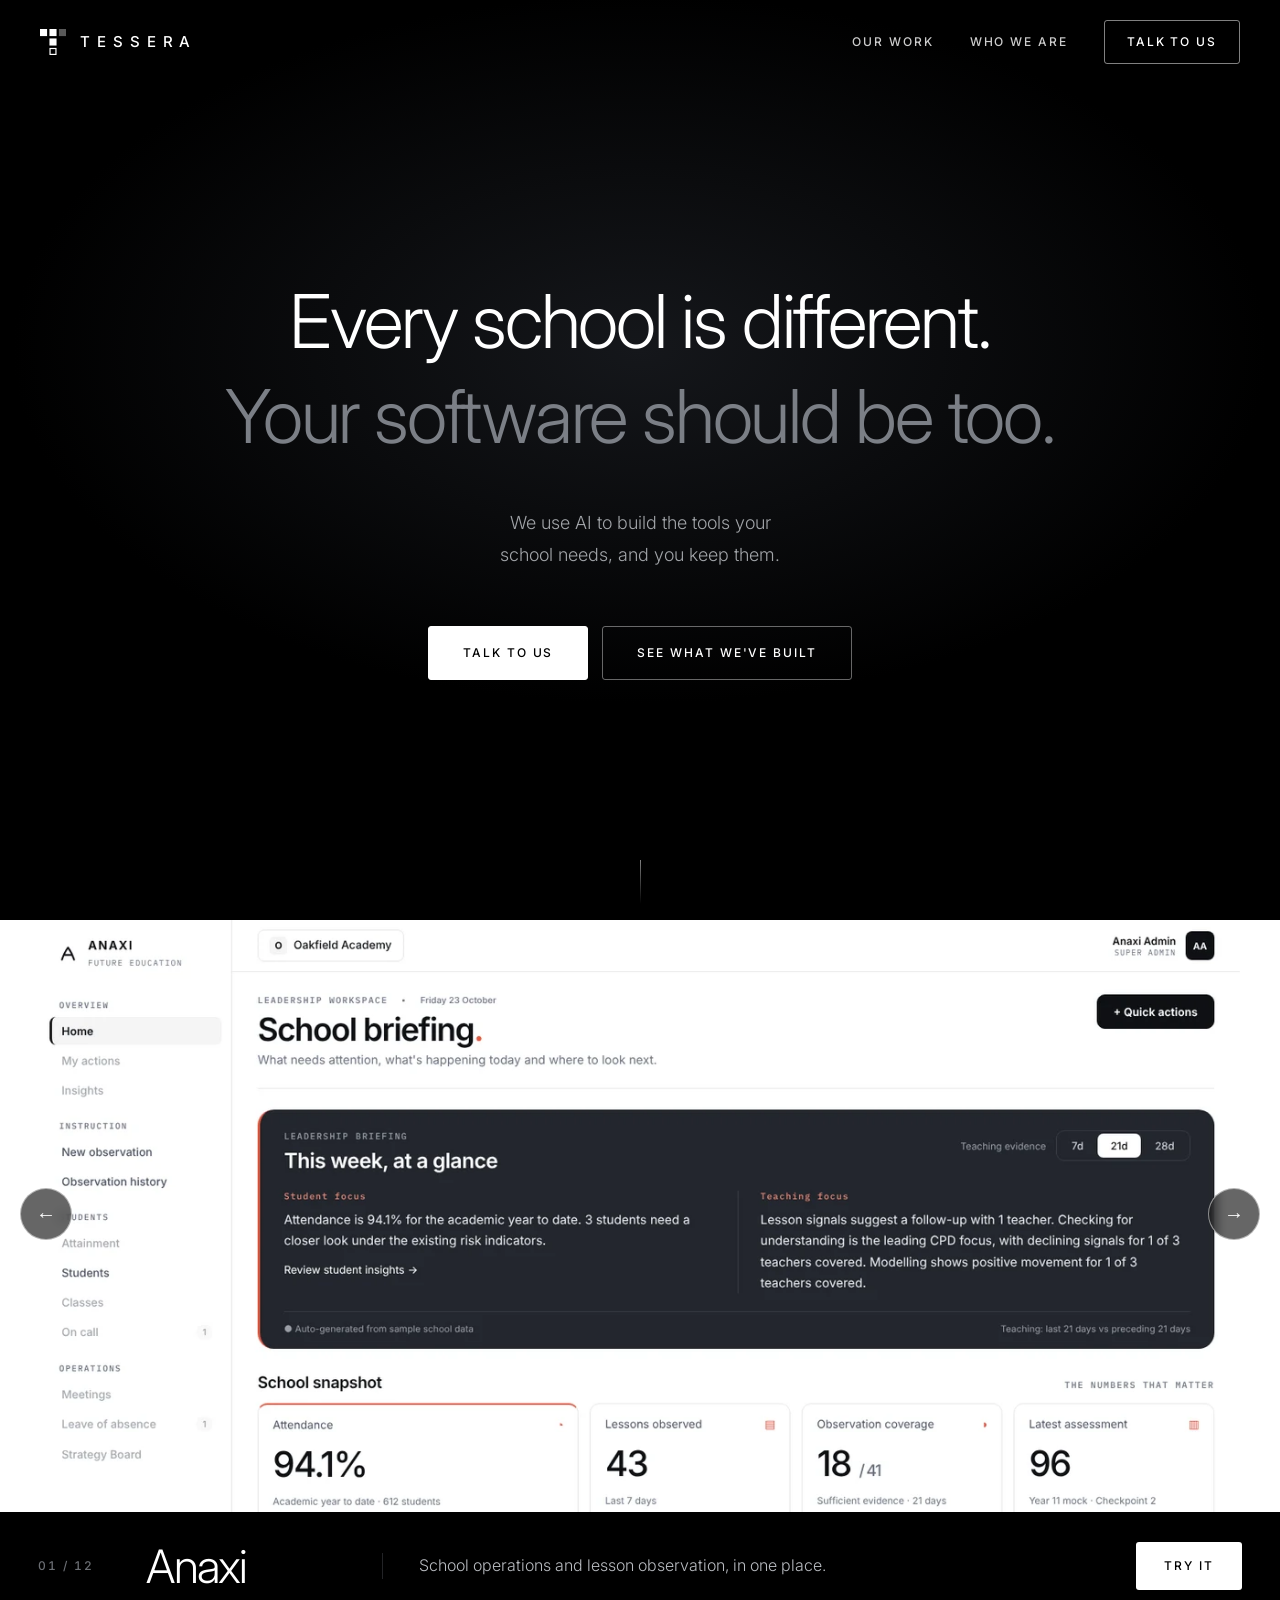
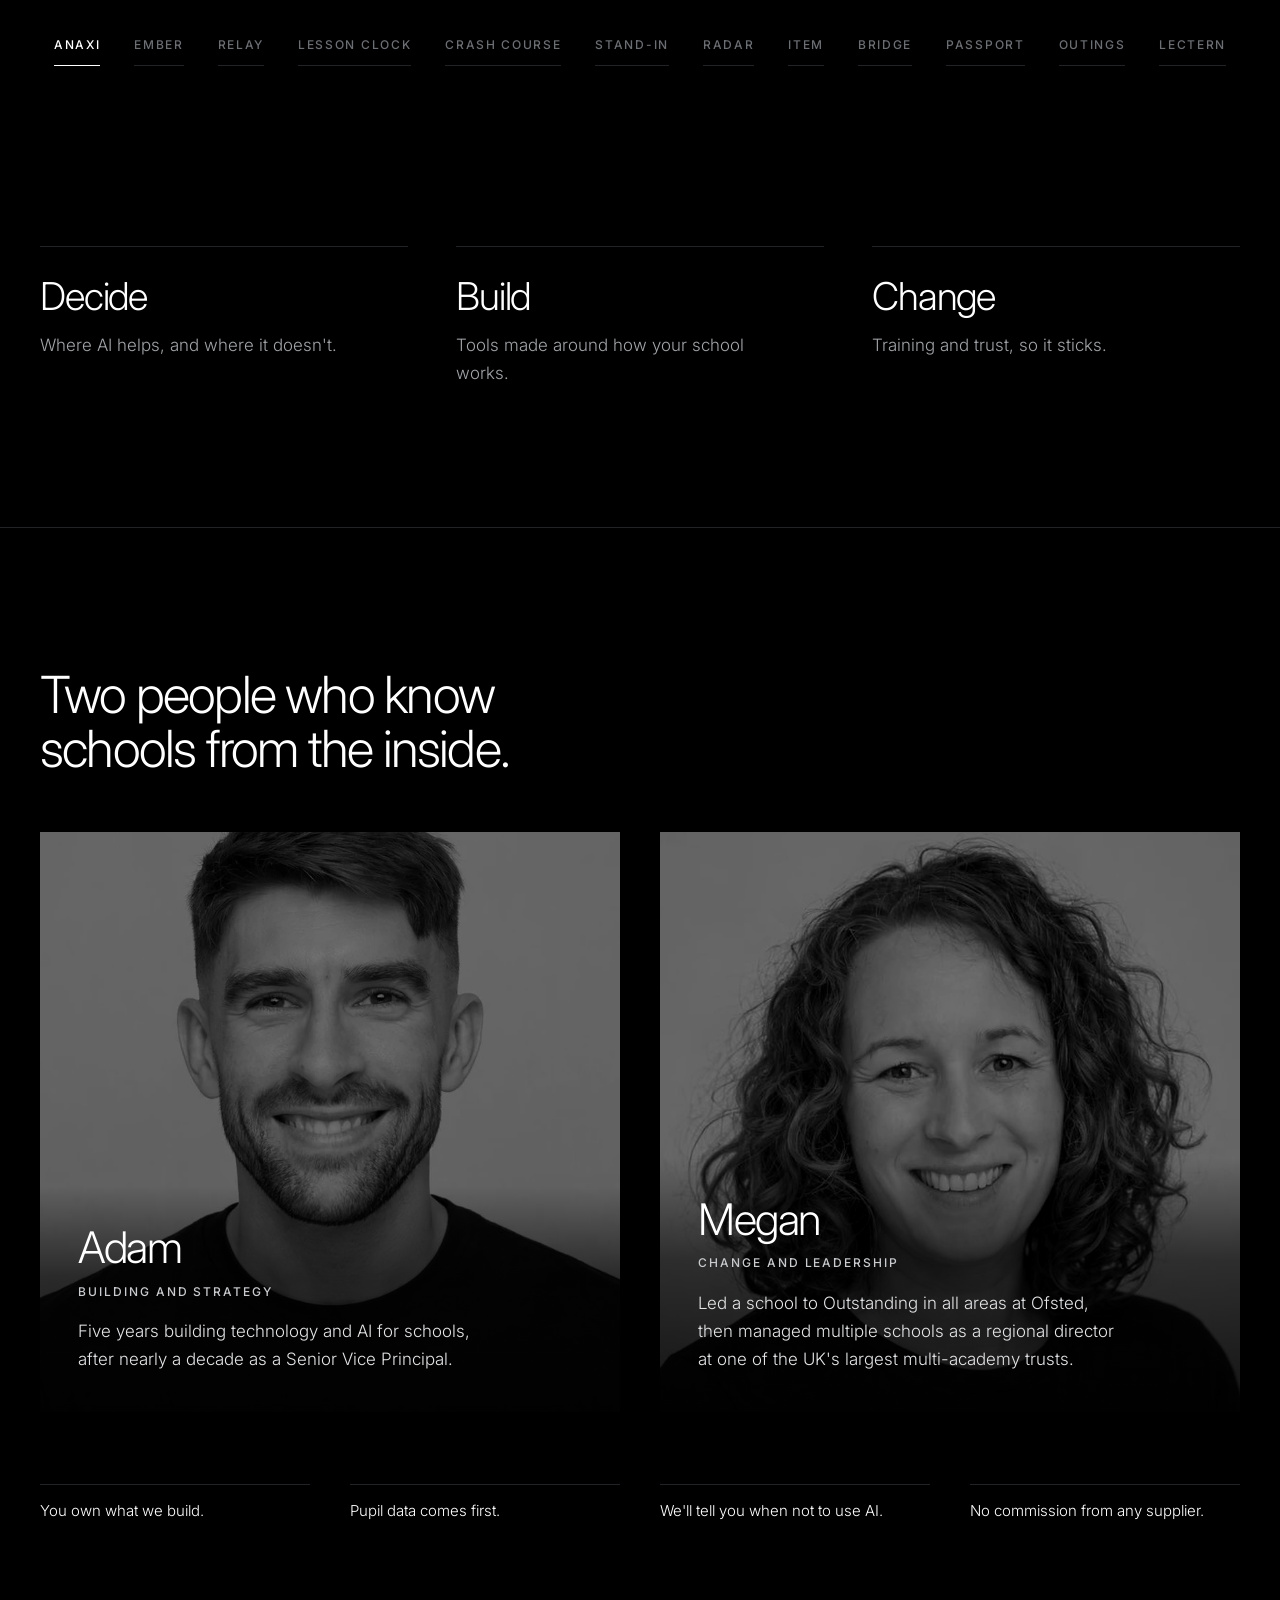
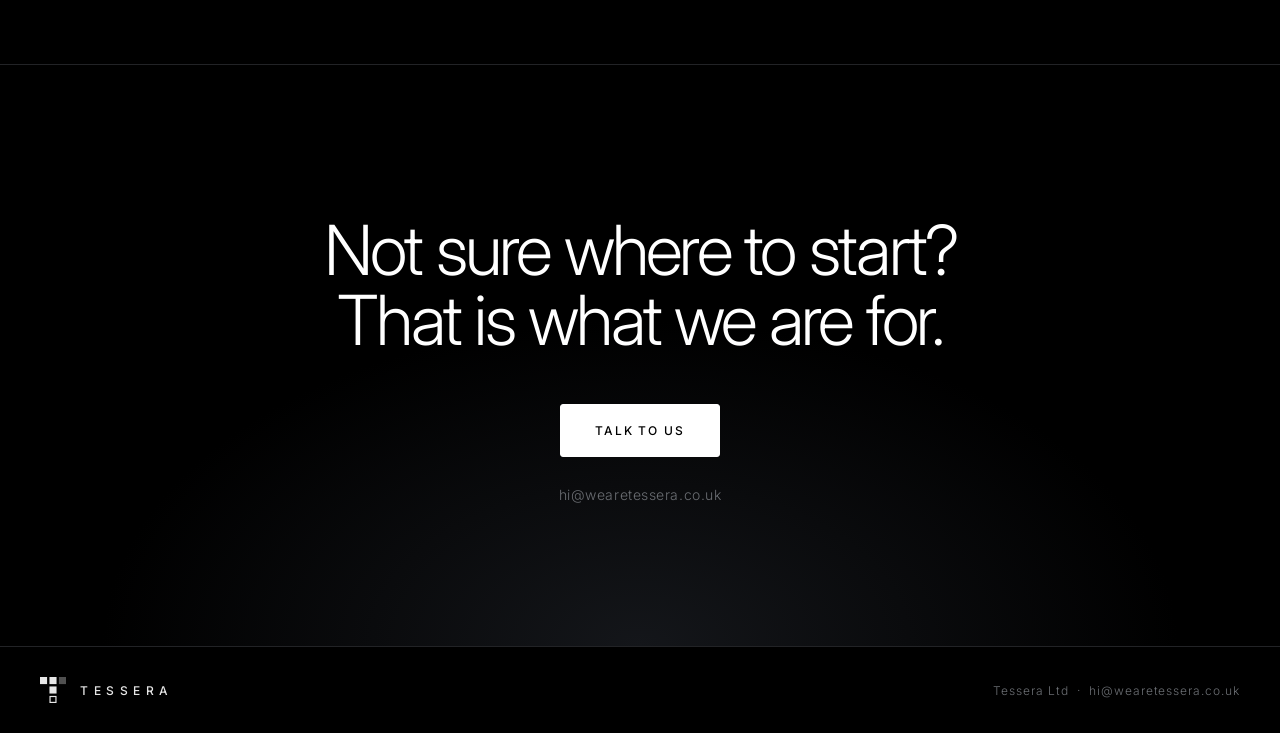
<file: index.html>
<!doctype html>
<html lang="en">
<head>
<meta charset="utf-8">
<meta name="viewport" content="width=device-width, initial-scale=1">
<title>Tessera: AI and change management</title>
<meta name="description" content="Tessera helps schools stop paying for software that almost fits. We build the tools you need with AI, at a fraction of the price, and bring your staff with you.">

<link rel="preconnect" href="https://fonts.googleapis.com">
<link href="https://fonts.googleapis.com/css2?family=Inter:wght@300;400;500&display=swap" rel="stylesheet">
<style>
:root{--bg:#000;--bg2:#0B0B0C;--fg:#fff;--dim:#A1A4A8;--mute:#6B6E73;--line:#222326;--sans:'Inter',system-ui,-apple-system,sans-serif}
html{scroll-behavior:smooth}
body{margin:0;background:#000}
a{color:inherit}
:focus-visible{outline:1px solid #fff;outline-offset:4px}
.page{background:var(--bg);color:var(--dim);font-family:var(--sans);font-weight:300;font-size:17px;line-height:1.65;overflow:clip;-webkit-font-smoothing:antialiased}
h1,h2,h3,p{margin:0;font-weight:300;color:var(--fg);text-wrap:balance}
.wrap{max-width:1320px;margin:0 auto;padding:0 40px}

/* nav */
.nav{position:absolute;left:0;right:0;top:0;z-index:5}
.nav .wrap{display:flex;align-items:center;justify-content:space-between;height:84px}
.brand{display:flex;align-items:center;gap:14px;text-decoration:none;color:#fff;font-weight:500;font-size:15px;letter-spacing:.46em}
.mark{width:26px;height:26px;display:block}
.links{display:flex;align-items:center;gap:36px}
.links a{font-size:12px;font-weight:500;letter-spacing:.16em;text-transform:uppercase;text-decoration:none;color:#fff;opacity:.8;transition:opacity .2s}
.links a:hover{opacity:1}
.links a.cta{opacity:1;border:1px solid rgba(255,255,255,.5);padding:11px 22px;border-radius:3px;transition:background .25s,color .25s}
.links a.cta:hover{background:#fff;color:#000}

/* hero */
.hero2{min-height:82svh;display:flex;flex-direction:column;justify-content:center;align-items:center;text-align:center;padding:110px 24px 72px;position:relative;background:radial-gradient(70% 55% at 50% 38%,#15171B 0%,#000 70%)}
.hero2 h1{font-size:clamp(40px,5.8vw,88px);line-height:1.16;letter-spacing:-.03em;font-weight:300;max-width:1200px}
.hero2 h1 span{display:block}.hero2 h1 span+span{color:#7B7F86;margin-top:.12em}
.lede2{margin:48px auto 0;line-height:1.75;max-width:460px;font-size:18px;color:var(--dim)}
.acts{display:flex;flex-wrap:wrap;justify-content:center;gap:14px;margin-top:56px}
.btn,.ghost{display:inline-block;text-decoration:none;font-size:12px;font-weight:500;letter-spacing:.16em;text-transform:uppercase;padding:16px 34px;border-radius:3px;transition:background .25s,color .25s,border-color .25s}
.btn{background:#fff;color:#000;border:1px solid #fff}.btn:hover{background:transparent;color:#fff}
.ghost{color:#fff;border:1px solid rgba(255,255,255,.4)}.ghost:hover{background:#fff;color:#000}
.scroll{position:absolute;bottom:16px;left:50%;width:1px;height:44px;background:linear-gradient(#fff,transparent);opacity:.5}

/* showroom */
.show{padding:0 0 40px}
.stage{position:relative;display:flex;align-items:stretch;background:#000;overflow-x:auto;overflow-y:hidden;scroll-snap-type:x mandatory;scrollbar-width:none;overscroll-behavior-x:contain;-webkit-overflow-scrolling:touch}.stage::-webkit-scrollbar{display:none}.stage.drag{scroll-snap-type:none;cursor:grabbing}
@keyframes slide{0%{opacity:0;z-index:2;pointer-events:none}2%{opacity:1;z-index:2;pointer-events:auto}2.1%{opacity:1;z-index:1}9.8%{opacity:1;z-index:1;pointer-events:auto}9.81%{opacity:0;z-index:0;pointer-events:none}100%{opacity:0;z-index:0;pointer-events:none}}
@keyframes thumb{0%{color:#6B6E73;border-color:#222326}2%{color:#fff;border-color:#fff}8.2%{color:#fff;border-color:#fff}9.6%{color:#6B6E73;border-color:#222326}100%{color:#6B6E73;border-color:#222326}}
.slide{position:relative;flex:0 0 100%;scroll-snap-align:start;scroll-snap-stop:always;display:flex;flex-direction:column;text-decoration:none;color:var(--dim);-webkit-user-drag:none;user-select:none}
.slide .shot{position:relative;display:block;aspect-ratio:16/7.4;background:#0B0B0C;pointer-events:none;overflow:hidden}
.slide .shot img{position:absolute;inset:0;width:100%;height:100%;object-fit:cover;object-position:top left}
.slide .info{display:grid;grid-template-columns:72px minmax(200px,auto) minmax(0,1fr) auto;align-items:center;gap:36px;padding:30px clamp(24px,3vw,48px) 6px}
.slide .nm{font-size:clamp(32px,3.6vw,52px);line-height:1;letter-spacing:-.04em;color:#fff;font-weight:300}.slide .ix{font:500 12px var(--sans);letter-spacing:.16em;color:var(--mute);font-variant-numeric:tabular-nums}
.slide .ds{font-size:16px;line-height:1.6;color:#B9BCC1;max-width:560px;border-left:1px solid var(--line);padding-left:36px}
.slide .go{justify-self:end;font-size:12px;font-weight:500;letter-spacing:.16em;text-transform:uppercase;color:#000;background:#fff;padding:14px 28px;border-radius:3px;white-space:nowrap;transition:background .2s,color .2s}
.slide:hover .go,.slide:focus-visible .go{background:#000;color:#fff;box-shadow:inset 0 0 0 1px #fff}
.rail{display:flex;flex-wrap:wrap;justify-content:center;gap:6px 34px;padding:26px 40px 0}
.thumb{display:block;text-decoration:none;font-size:12px;font-weight:500;letter-spacing:.14em;text-transform:uppercase;color:var(--mute);padding:10px 0;border-bottom:1px solid var(--line);transition:color .25s,border-color .25s}
.thumb.on{color:#fff;border-color:#fff}
.show{position:relative}
.arr{position:absolute;top:calc(23vw - 26px);z-index:3;width:52px;height:52px;border-radius:50%;border:1px solid rgba(255,255,255,.5);background:rgba(0,0,0,.6);color:#fff;font-size:20px;cursor:pointer;backdrop-filter:blur(6px);transition:background .2s,color .2s}.arr:hover{background:#fff;color:#000}.arr.pv{left:20px}.arr.nx{right:20px}
.thumb img{display:none}
.thumb:hover{color:#fff}

/* what */
.what2{max-width:1320px;margin:0 auto;padding:140px 40px;display:grid;grid-template-columns:repeat(3,minmax(0,1fr));gap:48px}
.what2 div{border-top:1px solid var(--line);padding-top:28px}
.what2 b{display:block;font-weight:300;font-size:clamp(28px,3vw,42px);letter-spacing:-.03em;color:#fff;line-height:1.1}
.what2 span{display:block;margin-top:14px;max-width:300px;color:var(--dim)}

/* people */
.people{border-top:1px solid var(--line);padding:140px 0}
.people .wrap{display:block}
.people h2{font-size:clamp(32px,4vw,56px);line-height:1.05;letter-spacing:-.035em;max-width:720px}
.duo{display:grid;grid-template-columns:repeat(2,minmax(0,1fr));gap:40px;margin-top:56px}
.pp{margin:0;position:relative;view-timeline-name:--pp}
.ph{position:relative;aspect-ratio:1/1;overflow:hidden;background:#111}
.ph img{position:absolute;inset:0;width:100%;height:100%;object-fit:cover;object-position:50% 20%;filter:grayscale(1) contrast(1.05) brightness(.5);transform:scale(1)}
.ph:after{content:"";position:absolute;inset:0;pointer-events:none;background-image:linear-gradient(90deg,#000 4px,transparent 4px),linear-gradient(#000 4px,transparent 4px);background-size:33.3333% 100%,100% 33.3333%;background-position:-2px 0,0 -2px;opacity:0}
.ph .gap{position:absolute;left:calc((var(--c) - 1) * 33.3333%);top:calc((var(--r) - 1) * 33.3333%);width:33.3333%;height:33.3333%;background:#000;z-index:2;opacity:0}
.ph .gap:after{content:"";position:absolute;inset:12px;border:1px solid rgba(255,255,255,.6)}
.pp figcaption{position:absolute;left:0;right:0;bottom:0;z-index:3;padding:40px clamp(24px,3vw,44px) clamp(28px,3vw,44px);background:linear-gradient(rgba(0,0,0,0),rgba(0,0,0,.55) 40%,rgba(0,0,0,.8))}
.pp h3{font-size:clamp(32px,3.4vw,48px);letter-spacing:-.035em;font-weight:300;color:#fff;line-height:1}
.pp .role{font-size:12px;font-weight:500;letter-spacing:.16em;text-transform:uppercase;color:#C9CBCE;margin-top:12px}
.pp p{margin-top:16px;color:#E4E5E7;max-width:460px}
@supports (animation-timeline:view()){
@media (prefers-reduced-motion:no-preference){
.ph img{animation:ppimg linear both;animation-timeline:--pp;animation-range:entry 0% entry 100%}
.ph:after,.ph .gap{animation:ppgrid linear both;animation-timeline:--pp;animation-range:entry 0% entry 100%}
.pp figcaption{animation:ppcap linear both;animation-timeline:--pp;animation-range:entry 0% entry 100%}
@keyframes ppimg{0%,30%{filter:grayscale(1) contrast(1.05) brightness(1);transform:scale(1.06)}100%{filter:grayscale(1) contrast(1.05) brightness(.5);transform:scale(1)}}
@keyframes ppgrid{0%,30%{opacity:1}70%,100%{opacity:0}}
@keyframes ppcap{0%,45%{transform:translateY(60px);opacity:0}100%{transform:none;opacity:1}}
}}
.pr4{margin-top:72px;display:grid;grid-template-columns:repeat(4,1fr);gap:14px 40px;color:#fff;font-size:15px}
.pr4 span{padding-top:14px;border-top:1px solid var(--line)}

/* contact */
.close{border-top:1px solid var(--line);text-align:center;padding:150px 24px 140px;background:radial-gradient(60% 80% at 50% 100%,#14161A 0%,#000 70%)}
.close h2{font-size:clamp(34px,5.4vw,80px);line-height:1.02;letter-spacing:-.04em;max-width:900px;margin:0 auto}
.close .acts{margin-top:48px}
.close small{display:block;margin-top:26px;font-size:14px;color:var(--mute);letter-spacing:.04em}
.foot{border-top:1px solid var(--line)}
.foot .wrap{display:flex;flex-wrap:wrap;justify-content:space-between;align-items:center;gap:16px;padding:30px 40px;font-size:12px;color:var(--mute);letter-spacing:.08em}
.foot .brand{font-size:12px;opacity:.9}.foot a{text-decoration:none}

@media (max-width:900px){
.wrap{padding:0 22px}.nav .wrap{height:68px}.links{gap:0}.links a:not(.cta){display:none}.brand{letter-spacing:.34em;font-size:13px}
.hero2{min-height:0;padding:130px 22px 80px}.hero2 h1{font-size:clamp(34px,9.8vw,54px);line-height:1.18}.lede2{font-size:16px;margin-top:34px}.acts{margin-top:40px}
.arr{display:none}
.slide .shot{aspect-ratio:16/10}.slide .info{grid-template-columns:auto 1fr;gap:10px 14px;padding:22px 22px 4px;align-items:baseline}.slide .ds{grid-column:1/-1;border:0!important;padding:0!important}.slide .go{grid-column:1/-1;justify-self:start;margin-top:6px}
.slide .nm{font-size:34px}.slide .ds{font-size:15px}.slide .go{padding:12px 22px}
.rail{flex-wrap:nowrap;justify-content:flex-start;overflow-x:auto;gap:26px;padding:18px 22px 0;scrollbar-width:none}.rail::-webkit-scrollbar{display:none}.thumb{white-space:nowrap}
.what2{grid-template-columns:1fr;gap:30px;padding:80px 22px}
.people{padding:80px 0}.duo{grid-template-columns:1fr;gap:56px;margin-top:44px}.pr4{grid-template-columns:1fr;margin-top:48px}.ph{aspect-ratio:4/5}.ph:after{background-size:33.3333% 100%,100% 25%}.ph .gap{top:calc((var(--r) - 1) * 25%);height:25%}.pp figcaption{padding:28px 22px 24px}.pp h3{font-size:30px}.pp p{font-size:15px;margin-top:12px;line-height:1.6}.pp .role{margin-top:10px}
.close{padding:100px 22px 90px}.foot .wrap{padding:26px 22px}
}
@media (prefers-reduced-motion:reduce){*,*::before,*::after{animation:none!important;transition:none!important}html{scroll-behavior:auto}.thumb{color:var(--dim)}}
</style>

<style>
dialog#viewer{border:0;padding:0;border-radius:3px;width:min(1320px,96vw);height:min(900px,92vh);max-width:none;max-height:none;overflow:hidden;background:#fff;box-shadow:0 40px 100px -20px rgba(30,43,47,.55)}
dialog#viewer[open]{display:flex;flex-direction:column;animation:vin .35s cubic-bezier(.22,1,.36,1)}
dialog#viewer::backdrop{background:rgba(30,43,47,.55);backdrop-filter:blur(3px)}
@keyframes vin{from{opacity:0;transform:translate3d(0,10px,0)}}
@media (prefers-reduced-motion:reduce){dialog#viewer[open]{animation:none}}
.vbar{display:flex;align-items:center;gap:14px;padding:12px 16px 12px 22px;border-bottom:1px solid #DAD9D1;background:#F7F7F4;flex:none}
.vname{font-family:'Cormorant Garamond',Georgia,serif;font-size:26px;color:#1E2B2F}
.vnote{flex:1;color:#74827F;font:400 14px 'Albert Sans',sans-serif;min-width:0}
.vbtn{font:500 14px 'Albert Sans',sans-serif;color:#1E2B2F;background:#fff;border:1px solid #1E2B2F;border-radius:2px;padding:9px 16px;cursor:pointer;text-decoration:none;white-space:nowrap}
.vbtn:hover{background:#1E2B2F;color:#fff}
.vbtn.x{background:#2F5A54;color:#fff;border-color:#2F5A54}
.vbtn:focus-visible{outline:2px solid #4F7F77;outline-offset:2px}
#vframe{flex:1;width:100%;border:0;background:#fff;min-height:0}
@media (max-width:700px){.vnote{display:none}.vbar{padding-left:16px}dialog#viewer{width:100vw;height:100dvh;border-radius:0}}
</style>
</head>
<body>


<div class="page">
<div class="nav"><div class="wrap">
<a class="brand" href="#top" aria-label="Tessera"><svg class="mark" viewBox="0 0 22 22" aria-hidden="true"><rect x="0" y="0" width="6" height="6" fill="#fff"/><rect x="8" y="0" width="6" height="6" fill="#fff"/><rect x="16" y="0" width="6" height="6" fill="#fff" opacity=".35"/><rect x="8" y="8" width="6" height="6" fill="#fff"/><rect x="8.5" y="16.5" width="5" height="5" fill="none" stroke="#fff"/></svg> TESSERA</a>
<div class="links">
<a href="#built">Our work</a>
<a href="#people">Who we are</a>
<a class="cta" href="mailto:hi@wearetessera.co.uk">Talk to us</a>
</div>
</div></div>

<div class="hero2" id="top">
<h1><span>Every school is different.</span> <span>Your software should be too.</span></h1>
<p class="lede2">We use AI to build the tools your school needs, and you keep them.</p>
<div class="acts"><a class="btn" href="mailto:hi@wearetessera.co.uk">Talk to us</a><a class="ghost" href="#built">See what we've built</a></div>
<span class="scroll"></span>
</div>

<div class="show" id="built">
<div class="stage" aria-label="Apps we have built">
<a class="slide" style="--i:0" href="prototypes/anaxi.html" data-src="prototypes/anaxi.html" data-note="Try Quick actions and the evidence periods." data-p="anaxi" data-name="Anaxi" aria-label="Try Anaxi"><span class="shot"><img src="images/anaxi.webp" alt="Anaxi screenshot"></span><span class="info"><span class="ix">01 / 12</span><span class="nm">Anaxi</span><span class="ds">School operations and lesson observation, in one place.</span><span class="go">Try it</span></span></a>
<a class="slide" style="--i:1" href="prototypes/ember.html" data-src="prototypes/ember.html" data-note="Select a pupil to see what they think." data-p="ember" data-name="Ember" aria-label="Try Ember"><span class="shot"><img src="images/ember.webp" alt="Ember screenshot"></span><span class="info"><span class="ix">02 / 12</span><span class="nm">Ember</span><span class="ds">Build and deliver lessons across subjects, spot pupils' misconceptions as they happen, and act on them.</span><span class="go">Try it</span></span></a>
<a class="slide" style="--i:2" href="prototypes/relay.html" data-src="prototypes/relay.html" data-note="Paste a transcript to analyse it." data-p="relay" data-name="Relay" aria-label="Try Relay"><span class="shot"><img src="images/relay.webp" alt="Relay screenshot"></span><span class="info"><span class="ix">03 / 12</span><span class="nm">Relay</span><span class="ds">Measures teacher talk in the classroom and coaches sharper questions, clearer explanations and tighter language.</span><span class="go">Try it</span></span></a>
<a class="slide" style="--i:3" href="prototypes/lessonclock.html" data-src="prototypes/lessonclock.html" data-note="Drag the clock through the day." data-p="lessonclock" data-name="Lesson Clock" aria-label="Try Lesson Clock"><span class="shot"><img src="images/lessonclock.webp" alt="Lesson Clock screenshot"></span><span class="info"><span class="ix">04 / 12</span><span class="nm">Lesson Clock</span><span class="ds">Tells teachers what is happening when across the school day, and where they need to be right now.</span><span class="go">Try it</span></span></a>
<a class="slide" style="--i:4" href="prototypes/crashcourse/index.html" data-src="prototypes/crashcourse/index.html" data-note="Pick a lesson to start." data-p="crashcourse" data-name="Crash Course" aria-label="Try Crash Course"><span class="shot"><img src="images/crashcourse.webp" alt="Crash Course screenshot"></span><span class="info"><span class="ix">05 / 12</span><span class="nm">Crash Course</span><span class="ds">A multi-subject learning tool: interactive lessons with 3D models and mastery-based practice.</span><span class="go">Try it</span></span></a>
<a class="slide" style="--i:5" href="prototypes/standin.html" data-src="prototypes/standin.html" data-note="Mark staff absent and fill the gaps." data-p="standin" data-name="Stand-in" aria-label="Try Stand-in"><span class="shot"><img src="images/standin.webp" alt="Stand-in screenshot"></span><span class="info"><span class="ix">06 / 12</span><span class="nm">Stand-in</span><span class="ds">Finds cover for absent staff in seconds, and shares it out fairly.</span><span class="go">Try it</span></span></a>
<a class="slide" style="--i:6" href="prototypes/radar.html" data-src="prototypes/radar.html" data-note="Import your own CSV." data-p="radar" data-name="Radar" aria-label="Try Radar"><span class="shot"><img src="images/radar.webp" alt="Radar screenshot"></span><span class="info"><span class="ix">07 / 12</span><span class="nm">Radar</span><span class="ds">Spots attendance patterns early, before a pupil becomes persistently absent.</span><span class="go">Try it</span></span></a>
<a class="slide" style="--i:7" href="prototypes/item.html" data-src="prototypes/item.html" data-note="Import your own marks." data-p="item" data-name="Item" aria-label="Try Item"><span class="shot"><img src="images/item.webp" alt="Item screenshot"></span><span class="info"><span class="ix">08 / 12</span><span class="nm">Item</span><span class="ds">Turns mock exam marks into a question-by-question picture of what to reteach.</span><span class="go">Try it</span></span></a>
<a class="slide" style="--i:8" href="prototypes/bridge.html" data-src="prototypes/bridge.html" data-note="Switch language and give consent." data-p="bridge" data-name="Bridge" aria-label="Try Bridge"><span class="shot"><img src="images/bridge.webp" alt="Bridge screenshot"></span><span class="info"><span class="ix">09 / 12</span><span class="nm">Bridge</span><span class="ds">Sends letters to every family in their own language, and shows who has read, consented and paid.</span><span class="go">Try it</span></span></a>
<a class="slide" style="--i:9" href="prototypes/passport.html" data-src="prototypes/passport.html" data-note="Choose a pupil and mark it read." data-p="passport" data-name="Passport" aria-label="Try Passport"><span class="shot"><img src="images/passport.webp" alt="Passport screenshot"></span><span class="info"><span class="ix">10 / 12</span><span class="nm">Passport</span><span class="ds">One page per pupil that tells every teacher how to teach them, and who has read it.</span><span class="go">Try it</span></span></a>
<a class="slide" style="--i:10" href="prototypes/outings.html" data-src="prototypes/outings.html" data-note="Chase consents and send for approval." data-p="outings" data-name="Outings" aria-label="Try Outings"><span class="shot"><img src="images/outings.webp" alt="Outings screenshot"></span><span class="info"><span class="ix">11 / 12</span><span class="nm">Outings</span><span class="ds">Plans a school trip from consent and payment to risk assessment and sign-off.</span><span class="go">Try it</span></span></a>
<a class="slide" style="--i:11" href="prototypes/lectern.html" data-src="prototypes/lectern.html" data-note="Edit a figure and the report rewrites." data-p="lectern" data-name="Lectern" aria-label="Try Lectern"><span class="shot"><img src="images/lectern.webp" alt="Lectern screenshot"></span><span class="info"><span class="ix">12 / 12</span><span class="nm">Lectern</span><span class="ds">Builds the headteacher's report to governors from the school's own figures.</span><span class="go">Try it</span></span></a>
</div>
<div class="rail" aria-label="All apps">
<a class="thumb" style="--i:0" href="prototypes/anaxi.html" data-src="prototypes/anaxi.html" data-note="Try Quick actions and the evidence periods." data-p="anaxi" data-name="Anaxi" aria-label="Try Anaxi"><img src="images/anaxi.webp" alt="" loading="lazy">Anaxi</a>
<a class="thumb" style="--i:1" href="prototypes/ember.html" data-src="prototypes/ember.html" data-note="Select a pupil to see what they think." data-p="ember" data-name="Ember" aria-label="Try Ember"><img src="images/ember.webp" alt="" loading="lazy">Ember</a>
<a class="thumb" style="--i:2" href="prototypes/relay.html" data-src="prototypes/relay.html" data-note="Paste a transcript to analyse it." data-p="relay" data-name="Relay" aria-label="Try Relay"><img src="images/relay.webp" alt="" loading="lazy">Relay</a>
<a class="thumb" style="--i:3" href="prototypes/lessonclock.html" data-src="prototypes/lessonclock.html" data-note="Drag the clock through the day." data-p="lessonclock" data-name="Lesson Clock" aria-label="Try Lesson Clock"><img src="images/lessonclock.webp" alt="" loading="lazy">Lesson Clock</a>
<a class="thumb" style="--i:4" href="prototypes/crashcourse/index.html" data-src="prototypes/crashcourse/index.html" data-note="Pick a lesson to start." data-p="crashcourse" data-name="Crash Course" aria-label="Try Crash Course"><img src="images/crashcourse.webp" alt="" loading="lazy">Crash Course</a>
<a class="thumb" style="--i:5" href="prototypes/standin.html" data-src="prototypes/standin.html" data-note="Mark staff absent and fill the gaps." data-p="standin" data-name="Stand-in" aria-label="Try Stand-in"><img src="images/standin.webp" alt="" loading="lazy">Stand-in</a>
<a class="thumb" style="--i:6" href="prototypes/radar.html" data-src="prototypes/radar.html" data-note="Import your own CSV." data-p="radar" data-name="Radar" aria-label="Try Radar"><img src="images/radar.webp" alt="" loading="lazy">Radar</a>
<a class="thumb" style="--i:7" href="prototypes/item.html" data-src="prototypes/item.html" data-note="Import your own marks." data-p="item" data-name="Item" aria-label="Try Item"><img src="images/item.webp" alt="" loading="lazy">Item</a>
<a class="thumb" style="--i:8" href="prototypes/bridge.html" data-src="prototypes/bridge.html" data-note="Switch language and give consent." data-p="bridge" data-name="Bridge" aria-label="Try Bridge"><img src="images/bridge.webp" alt="" loading="lazy">Bridge</a>
<a class="thumb" style="--i:9" href="prototypes/passport.html" data-src="prototypes/passport.html" data-note="Choose a pupil and mark it read." data-p="passport" data-name="Passport" aria-label="Try Passport"><img src="images/passport.webp" alt="" loading="lazy">Passport</a>
<a class="thumb" style="--i:10" href="prototypes/outings.html" data-src="prototypes/outings.html" data-note="Chase consents and send for approval." data-p="outings" data-name="Outings" aria-label="Try Outings"><img src="images/outings.webp" alt="" loading="lazy">Outings</a>
<a class="thumb" style="--i:11" href="prototypes/lectern.html" data-src="prototypes/lectern.html" data-note="Edit a figure and the report rewrites." data-p="lectern" data-name="Lectern" aria-label="Try Lectern"><img src="images/lectern.webp" alt="" loading="lazy">Lectern</a>
</div>
</div>

<div class="what2">
<div><b>Decide</b><span>Where AI helps, and where it doesn't.</span></div>
<div><b>Build</b><span>Tools made around how your school works.</span></div>
<div><b>Change</b><span>Training and trust, so it sticks.</span></div>
</div>

<div class="people" id="people"><div class="wrap">
<h2>Two people who know schools from the inside.</h2>
<div class="duo">
<figure class="pp"><div class="ph"><img src="images/adam.webp" alt="Adam" loading="lazy"><i class="gap" style="--c:1;--r:1" aria-hidden="true"></i></div><figcaption><h3>Adam</h3><div class="role">Building and strategy</div><p>Five years building technology and AI for schools, after nearly a decade as a Senior Vice Principal.</p></figcaption></figure>
<figure class="pp"><div class="ph"><img src="images/megan.webp" alt="Megan" loading="lazy"><i class="gap" style="--c:3;--r:1" aria-hidden="true"></i></div><figcaption><h3>Megan</h3><div class="role">Change and leadership</div><p>Led a school to Outstanding in all areas at Ofsted, then managed multiple schools as a regional director at one of the UK's largest multi-academy trusts.</p></figcaption></figure>
</div>
<div class="pr4"><span>You own what we build.</span><span>Pupil data comes first.</span><span>We'll tell you when not to use AI.</span><span>No commission from any supplier.</span></div>
</div></div>

<div class="close" id="contact">
<h2>Not sure where to start? That is what we are for.</h2>
<div class="acts"><a class="btn" href="mailto:hi@wearetessera.co.uk">Talk to us</a></div>
<small>hi@wearetessera.co.uk</small>
</div>

<div class="foot"><div class="wrap">
<a class="brand" href="#top" aria-label="Tessera"><svg class="mark" viewBox="0 0 22 22" aria-hidden="true"><rect x="0" y="0" width="6" height="6" fill="#fff"/><rect x="8" y="0" width="6" height="6" fill="#fff"/><rect x="16" y="0" width="6" height="6" fill="#fff" opacity=".35"/><rect x="8" y="8" width="6" height="6" fill="#fff"/><rect x="8.5" y="16.5" width="5" height="5" fill="none" stroke="#fff"/></svg> TESSERA</a>
<div>Tessera Ltd &nbsp;·&nbsp; <a href="mailto:hi@wearetessera.co.uk">hi@wearetessera.co.uk</a></div>
</div></div>
</div>


<dialog id="viewer" aria-label="Prototype viewer"><div class="vbar"><span class="vname" id="vname"></span><span class="vnote" id="vnote"></span><a class="vbtn" id="vfull" target="_blank" rel="noopener">Open full screen</a><button type="button" class="vbtn x" id="vclose">Close</button></div><iframe id="vframe" title="Prototype" sandbox="allow-scripts allow-same-origin allow-forms allow-modals"></iframe></dialog>
<script>
(function(){
var d=document.getElementById('viewer'),f=document.getElementById('vframe'),cards=[].slice.call(document.querySelectorAll('a[data-p]:not(.thumb)'));
function open(c,keep){document.getElementById('vname').textContent=c.dataset.name;document.getElementById('vnote').textContent=c.dataset.note;
  document.getElementById('vfull').href=c.dataset.src;f.title=c.dataset.name+' prototype';f.src=c.dataset.src;if(!d.open)d.showModal();
  if(!keep)try{history.replaceState(null,'','#try-'+c.dataset.p)}catch(e){}}
function close(){if(d.open)d.close()}
d.addEventListener('close',function(){f.src='about:blank';try{history.replaceState(null,'',location.pathname+location.search)}catch(e){}});
d.addEventListener('click',function(e){if(e.target===d)close()});
document.getElementById('vclose').onclick=close;
cards.forEach(function(c){c.addEventListener('click',function(e){if(e.metaKey||e.ctrlKey||e.shiftKey)return;e.preventDefault();open(c)})});

var st=document.querySelector('.stage'),th=[].slice.call(document.querySelectorAll('.thumb')),sl=[].slice.call(document.querySelectorAll('.slide')),cur=0,auto=true,tm;
if(st&&sl.length){
 sl.forEach(function(s){s.setAttribute('draggable','false');[].forEach.call(s.querySelectorAll('img'),function(i){i.setAttribute('draggable','false')})});
 function go(i,smooth){i=(i+sl.length)%sl.length;st.scrollTo({left:i*st.clientWidth,behavior:smooth===false?'auto':'smooth'})}
 function mark(i){cur=i;th.forEach(function(t,j){t.classList.toggle('on',j===i)});var r=th[i]&&th[i].parentNode;if(r&&r.scrollWidth>r.clientWidth)r.scrollTo({left:th[i].offsetLeft-24,behavior:'smooth'})}
 st.addEventListener('scroll',function(){var i=Math.round(st.scrollLeft/st.clientWidth);if(i!==cur)mark(i)},{passive:true});
 th.forEach(function(t,i){t.addEventListener('click',function(e){e.preventDefault();auto=false;go(i)})});
 function btn(c,l,dir){var b=document.createElement('button');b.type='button';b.className='arr '+c;b.setAttribute('aria-label',l);b.innerHTML=dir<0?'&#8592;':'&#8594;';b.onclick=function(){auto=false;go(cur+dir)};st.parentNode.insertBefore(b,st.nextSibling)}
 btn('nx','Next app',1);btn('pv','Previous app',-1);
 var down=false,sx=0,sL=0,moved=false;
 st.addEventListener('pointerdown',function(e){if(e.pointerType!=='mouse')return;down=true;moved=false;sx=e.clientX;sL=st.scrollLeft;auto=false});
 window.addEventListener('pointermove',function(e){if(!down)return;var dx=e.clientX-sx;if(Math.abs(dx)>5){moved=true;st.classList.add('drag');st.scrollLeft=sL-dx}});
 window.addEventListener('pointerup',function(){if(!down)return;down=false;var d0=st.scrollLeft-sL;st.classList.remove('drag');if(moved){var w=st.clientWidth,base=Math.round(sL/w);go(base+(d0>w*.12?1:d0<-w*.12?-1:0))}});
 st.addEventListener('click',function(e){if(moved){e.preventDefault();e.stopPropagation();moved=false}},true);
 st.addEventListener('touchstart',function(){auto=false},{passive:true});
 var rm=window.matchMedia&&matchMedia('(prefers-reduced-motion:reduce)').matches;
 if(!rm)tm=setInterval(function(){if(auto&&!document.hidden&&!d.open)go(cur+1)},5000);
 mark(0);window.addEventListener('resize',function(){go(cur,false)});
}
var m=location.hash.match(/^#try-([a-z]+)$/);if(m){var c=cards.filter(function(x){return x.dataset.p===m[1]})[0];if(c)open(c,true)}
})();
</script>
</body>
</html>
</file>
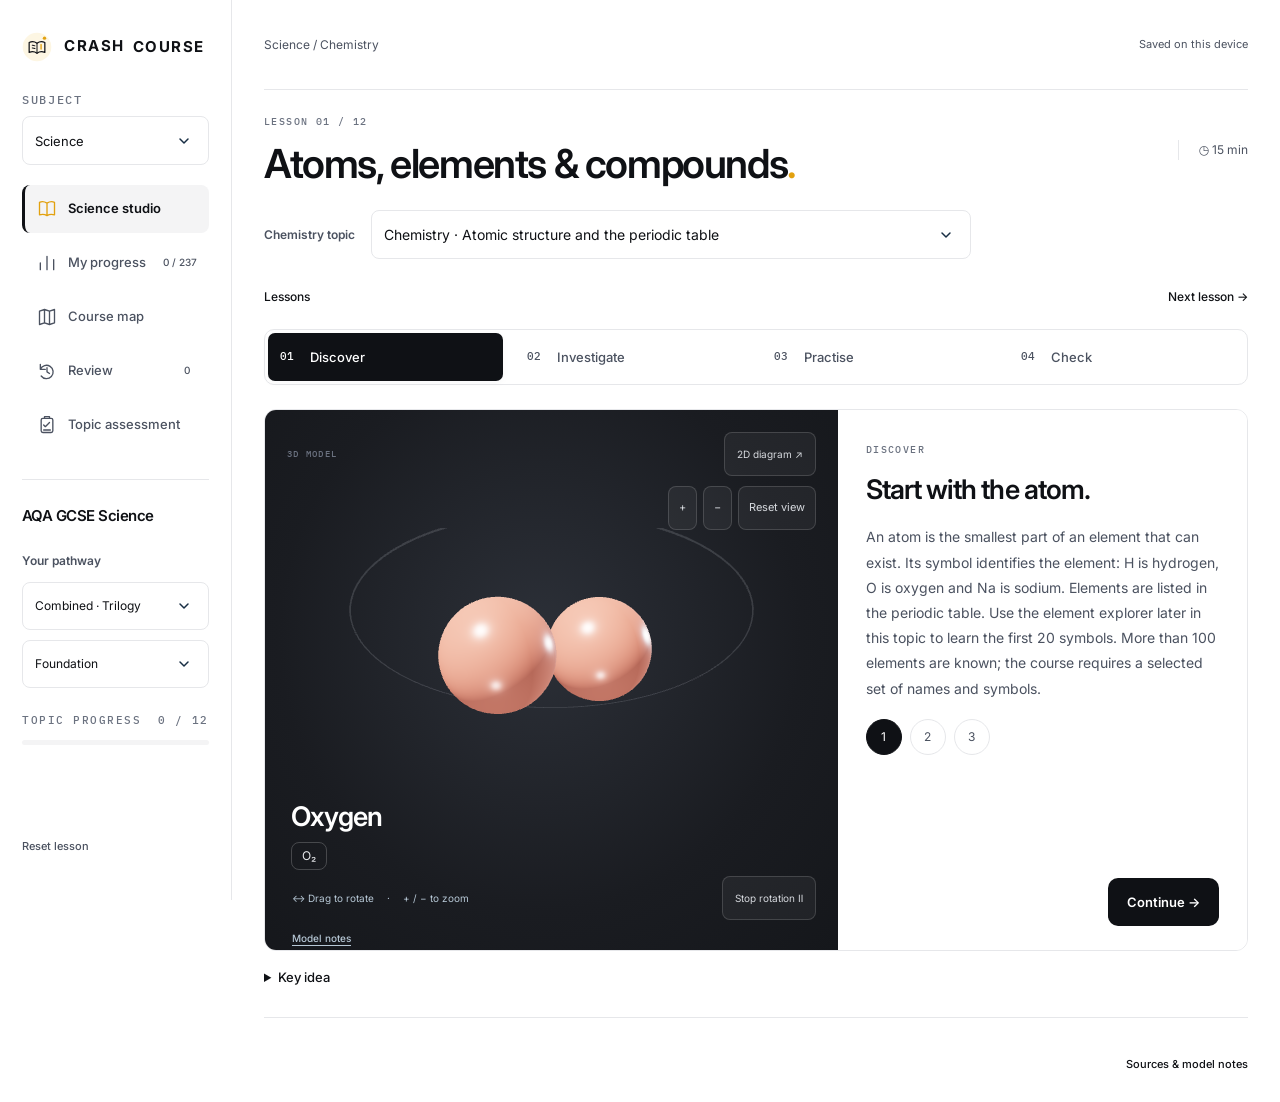
<file: prototypes/crashcourse/index.html>
<!doctype html><html lang="en"><head><meta charset="utf-8"><meta name="viewport" content="width=device-width,initial-scale=1"><meta name="theme-color" content="#f8f6f2"><title>Crash Course</title><link rel="stylesheet" href="style.css?v=20261023-mastery01"><link rel="stylesheet" href="family.css?v=20261023-mastery01"><link rel="stylesheet" href="maths/maths.css?v=20261023-mastery01"><link rel="stylesheet" href="tessera-house.css"></head><body>
<aside class="sidebar"><a class="brand" href="./" aria-label="Crash Course home"><svg class="brand-mark" width="44" height="44" viewBox="0 0 44 44" fill="none" aria-hidden="true"><circle cx="22" cy="22" r="21" fill="#F5E5DC"/><path d="M10.5 15.5C14.5 13.5 18.5 14 22 16.5C25.5 14 29.5 13.5 33.5 15.5V30C29.5 28 25.5 28.5 22 31C18.5 28.5 14.5 28 10.5 30V15.5Z" stroke="#182E44" stroke-width="1.8" stroke-linecap="round" stroke-linejoin="round"/><path d="M22 16.5V31M15 19.5C16.5 19.3 17.5 19.6 19 20.3M15 23.5C16.5 23.3 17.5 23.6 19 24.3" stroke="#182E44" stroke-width="1.5" stroke-linecap="round"/><path d="M28 18.5V25" stroke="#CA715F" stroke-width="2" stroke-linecap="round"/><circle cx="33" cy="9" r="2.5" fill="#ED8B78"/></svg><span class="brand-wordmark"><span>Crash</span><span>Course</span></span></a><label class="subject-label" for="subject">Subject</label><select id="subject" class="subject-select"><option value="science">Science</option><option value="maths">Maths</option><option value="english-language">English Language</option><option value="english-literature">English Literature</option><option value="history">History</option><option value="geography">Geography</option></select><button class="nav active" id="lessonNav"><svg class="nav-icon" viewBox="0 0 24 24" fill="none" stroke="currentColor" stroke-width="1.6" stroke-linecap="round" stroke-linejoin="round" aria-hidden="true"><path d="M12 5C9 3 5 3 3 4v15c3-1 6-1 9 1 3-2 6-2 9-1V4c-2-1-6-1-9 1zM12 5v15"/></svg><span id="studioLabel">Science studio</span><span class="nav-count">01</span></button><button class="nav" id="progressButton"><svg class="nav-icon" viewBox="0 0 24 24" fill="none" stroke="currentColor" stroke-width="1.6" stroke-linecap="round" aria-hidden="true"><path d="M4 20V12M12 20V4M20 20V8"/></svg><span>My progress</span><small id="progressBadge">0 / 0</small></button><button class="nav" id="mapButton"><svg class="nav-icon" viewBox="0 0 24 24" fill="none" stroke="currentColor" stroke-width="1.6" stroke-linecap="round" stroke-linejoin="round" aria-hidden="true"><path d="M3 5l6-2 6 2 6-2v16l-6 2-6-2-6 2V5zM9 3v16M15 5v16"/></svg><span>Course map</span></button><button class="nav" id="reviewButton"><svg class="nav-icon" viewBox="0 0 24 24" fill="none" stroke="currentColor" stroke-width="1.6" stroke-linecap="round" stroke-linejoin="round" aria-hidden="true"><path d="M4 10a8 8 0 1 1 1 8M4 4v6h6M12 8v5l3 2"/></svg><span>Review</span><span id="reviewCount" class="nav-count">0</span></button><button class="nav" id="assessmentButton"><svg class="nav-icon" viewBox="0 0 24 24" fill="none" stroke="currentColor" stroke-width="1.6" stroke-linecap="round" stroke-linejoin="round" aria-hidden="true"><rect x="5" y="4" width="14" height="17" rx="2"/><path d="M9 4V2h6v2M8 12l2 2 5-5M8 18h8"/></svg><span>Topic assessment</span></button><div class="side-course"><h3 id="courseName">AQA GCSE Science</h3><label for="route">Your pathway</label><select id="route"><option value="combined">Combined · Trilogy</option><option value="separate">Separate sciences</option></select><select id="tier" aria-label="Tier"><option>Foundation</option><option>Higher</option></select><div class="progress-label"><span id="progressLabel">Topic progress</span><span id="sideProgress">0 / 4</span></div><div class="progress-track"><i id="progressFill"></i></div></div><div class="side-bottom"><button class="text-button" id="reset">Reset lesson</button></div></aside>
<main><header><div class="breadcrumb">Science <span>/</span> Chemistry <span>/</span> Atomic structure</div><span class="save-status" id="saveStatus">Saved on this device</span></header><div id="plannedSubject" hidden></div><div id="scienceContent"><section class="intro"><div><div class="eyebrow"><span id="studioName" hidden>ATOMIC STRUCTURE STUDIO</span> <span class="intro-number" id="lessonNumber">LESSON 01</span></div><h1></h1><p hidden></p></div><div class="lesson-meta" id="lessonMeta"><span>CHEMISTRY · FIRST PRINCIPLES</span><p>Atoms, elements<br>& compounds</p><div>◷ 15–20 min <span>•</span> Both tiers</div></div></section>
<div class="topic-toolbar"><label for="topic">Chemistry topic</label><select id="topic" class="lab-select"></select></div><div class="lesson-toolbar"><button class="text-button" id="lessonsButton">Lessons</button><span id="lessonStatus">Ready to explore</span><button class="text-button" id="nextLessonButton">Next lesson →</button></div><nav class="steps" aria-label="Lesson stages"><button data-stage="0" class="selected"><b>01</b> Discover <span hidden></span></button><button data-stage="1"><b>02</b> Investigate <span hidden></span></button><button data-stage="2"><b>03</b> Practise <span hidden></span></button><button data-stage="3"><b>04</b> Check <span hidden></span></button></nav>
<section class="workspace"><div class="scene-panel"><div class="scene-top"><span class="live-pill"><i></i> INTERACTIVE 3D</span><button id="viewToggle" class="scene-button">2D diagram ↗</button></div><div id="modelViewControls" class="model-view-controls" hidden><button id="zoomIn" aria-label="Zoom in">+</button><button id="zoomOut" aria-label="Zoom out">−</button><button id="resetView" aria-label="Reset model view">Reset view</button></div><div id="scene" tabindex="0" role="img" aria-label="Interactive particle model. Drag to rotate, use arrow keys to rotate, plus or minus to zoom."></div><div id="diagram" hidden></div><div class="scene-title"><span id="sceneKicker" hidden>ONE TYPE OF ATOM</span><h2 id="sceneName">Oxygen</h2><span id="sceneFormula">O₂</span></div><div class="scene-bottom"><span>↔ Drag to rotate <span class="separator">·</span> + / − to zoom</span><button class="scene-button" id="rotateToggle" aria-pressed="false">Stop rotation Ⅱ</button></div><button class="model-note text-button" id="modelNotesButton">Model notes</button></div>
<article class="activity"><div class="eyebrow" id="activityKicker">01 / EXPLORE</div><h2 id="activityTitle">A world made of atoms.</h2><div id="activityBody"></div><div id="feedback" role="status" aria-live="polite"></div><div class="activity-footer"><span id="stageHint">Explore at your own pace</span><button class="primary" id="continue">Continue <span>→</span></button></div></article></section>
<section class="below"><details class="lesson-summary"><summary>Key idea</summary><p id="bigIdea"></p></details><span class="spec" id="specRef" hidden></span></section></div><div id="mathsContent" hidden></div><footer><button class="text-button" id="sourceButton">Sources & model notes</button></footer></main>
<dialog id="modal"><button id="closeModal" aria-label="Close dialog">×</button><div id="modalBody"></div></dialog><script type="module" src="app.js?v=20261023-mastery01"></script></body></html>
</file>
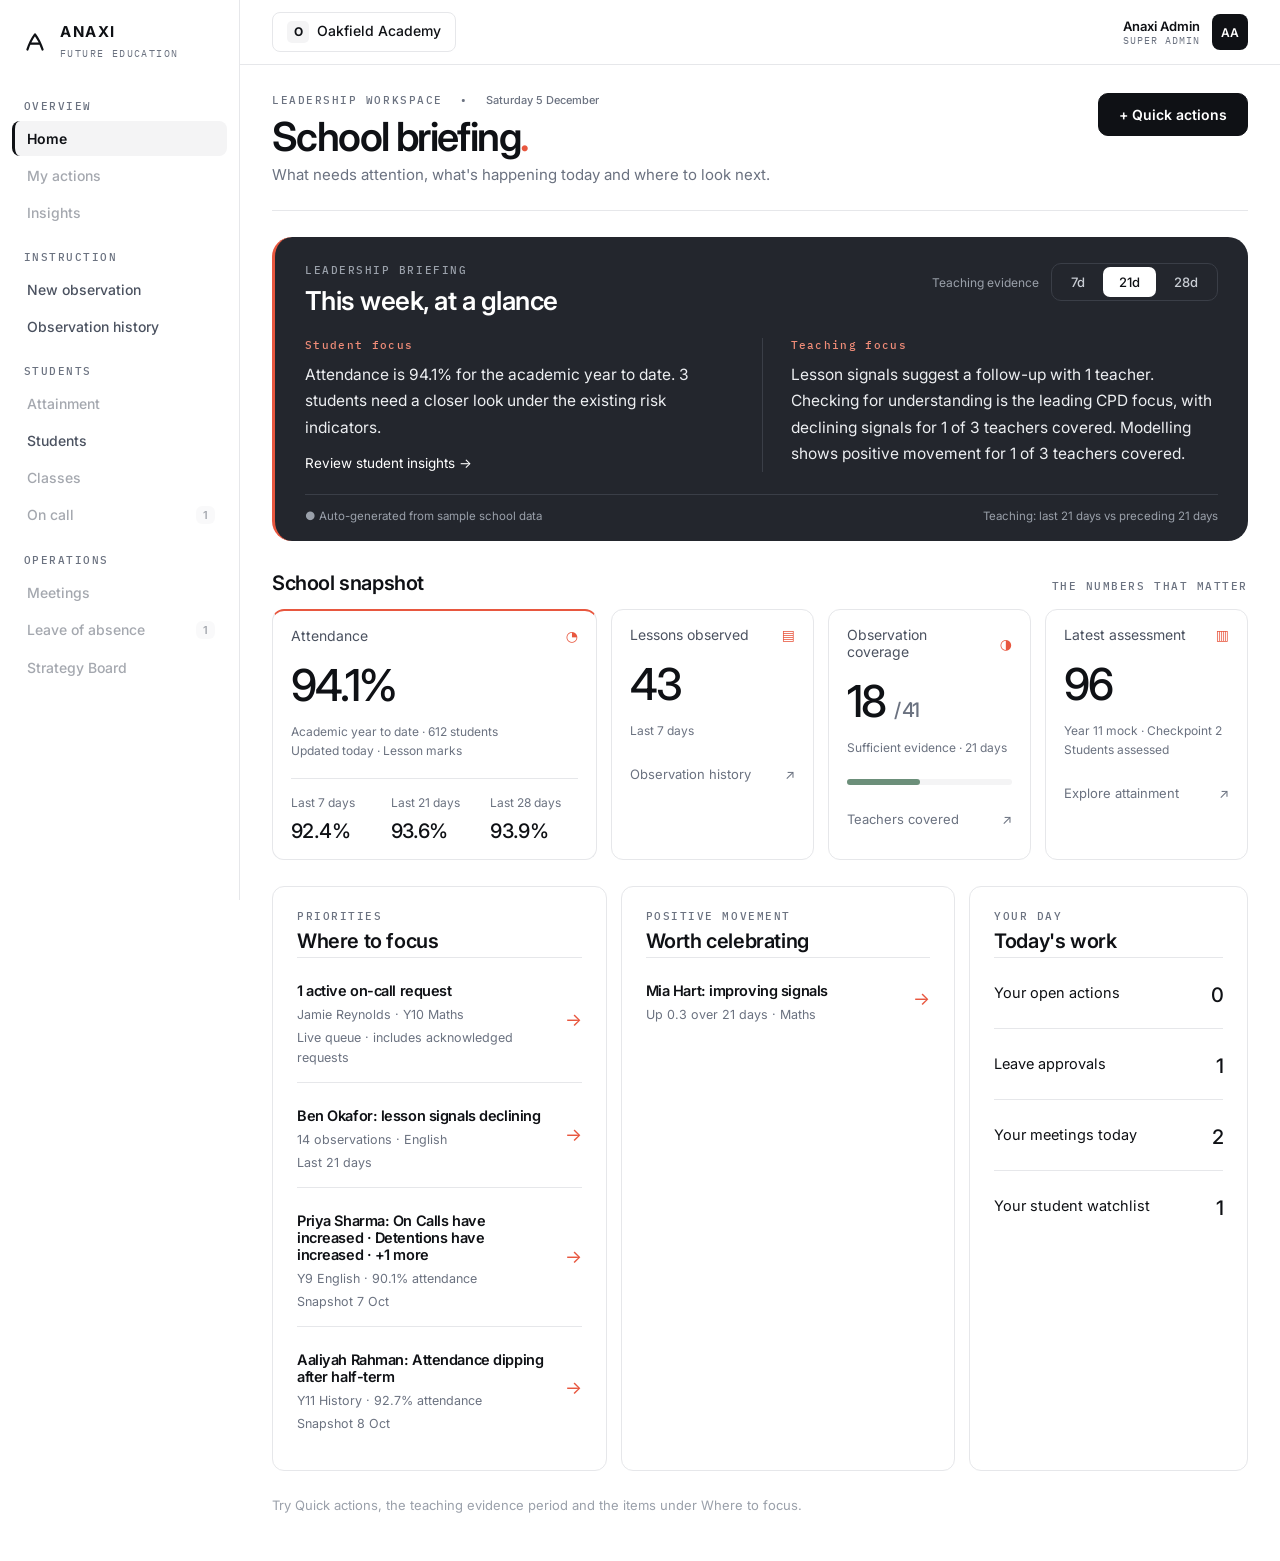
<file: prototypes/anaxi.html>
<!doctype html><html lang="en"><head><meta charset="utf-8"><meta name="viewport" content="width=device-width,initial-scale=1"><title>Anaxi</title>
<link rel="stylesheet" href="https://fonts.googleapis.com/css2?family=Inter:wght@400;500;600;700&family=IBM+Plex+Mono:wght@400;500&display=swap">
<style>
:root{--bg:#fff;--fg:#0F1115;--mute:#6B7280;--line:#E6E7EA;--hover:#F4F4F5;--red:#E8573F;--f:'Inter',system-ui,sans-serif;--m:'IBM Plex Mono',ui-monospace,monospace;color-scheme:light}
*{box-sizing:border-box}
html,body{margin:0;background:var(--bg);color:var(--fg);font-family:var(--f)}
.app{display:grid;grid-template-columns:240px minmax(0,1fr);min-height:100vh;max-width:1500px;margin:0 auto}
@media (max-width:860px){.app{grid-template-columns:1fr}.side{position:static!important;height:auto!important;flex-direction:row!important;flex-wrap:wrap;padding:12px!important}.side h6{display:none}}
.side{border-right:1px solid var(--line);padding:22px 12px;display:flex;flex-direction:column;gap:2px;position:sticky;top:0;height:100vh;overflow:auto}
.brand{display:flex;gap:12px;align-items:center;margin:0 10px 18px}.brand b{display:block;font:700 15px var(--f);letter-spacing:.1em}.brand small{font:400 10px var(--m);letter-spacing:.14em;color:var(--mute)}
.side h6{font:500 10.5px var(--m);letter-spacing:.14em;text-transform:uppercase;color:var(--mute);margin:18px 12px 6px}
.nv{display:block;width:100%;text-align:left;border:0;background:none;padding:9px 12px;border-radius:8px;font:500 14px var(--f);color:#4B5260;cursor:pointer;border-left:3px solid transparent}
.nv[aria-current=page]{background:var(--hover);color:var(--fg);font-weight:600;border-left-color:var(--fg)}.nv.dim{opacity:.5;cursor:default}
.nv:focus-visible,.btn:focus-visible,.seg button:focus-visible,select:focus-visible,input:focus-visible,.row:focus-visible{outline:2px solid var(--red);outline-offset:2px}
.topbar{display:flex;justify-content:space-between;align-items:center;padding:12px 32px;border-bottom:1px solid var(--line)}
.sch{border:1px solid var(--line);border-radius:8px;padding:8px 14px;font:500 14px var(--f)}.sch i{display:inline-block;width:22px;height:22px;background:var(--hover);border-radius:5px;text-align:center;line-height:22px;font-style:normal;font-size:12px;margin-right:8px;font-weight:700}
.user{display:flex;gap:12px;align-items:center;font:600 13px var(--f);text-align:right}.user small{display:block;font:400 10px var(--m);letter-spacing:.1em;color:var(--mute)}.user i{width:36px;height:36px;background:var(--fg);color:#fff;border-radius:8px;display:flex;align-items:center;justify-content:center;font-style:normal;font-size:12px}
main{padding:28px 32px 48px;min-width:0}
.eb{font:500 11px var(--m);letter-spacing:.14em;color:var(--mute);text-transform:uppercase}
h1{font:600 clamp(30px,4vw,40px)/1.1 var(--f);letter-spacing:-.04em;margin:8px 0 6px}h1 span{color:var(--red)}
.lead{color:var(--mute);font-size:15px;margin:0}
.top{display:flex;justify-content:space-between;gap:16px;align-items:flex-start;flex-wrap:wrap;padding-bottom:26px;border-bottom:1px solid var(--line);margin-bottom:26px}
.btn{font:600 14px var(--f);padding:12px 20px;border-radius:10px;border:1px solid var(--line);background:#fff;cursor:pointer;color:var(--fg)}.btn.k{background:var(--fg);color:#fff;border-color:var(--fg)}
h2{font:600 20px var(--f);letter-spacing:-.02em;margin:0 0 14px}
.snap{display:grid;grid-template-columns:repeat(4,1fr);gap:12px;margin-bottom:26px}@media (max-width:900px){.snap{grid-template-columns:1fr 1fr}}
.c{border:1px solid var(--line);border-radius:12px;padding:16px 18px;background:#fff}.c .k{font-size:13px;color:var(--mute);display:flex;gap:8px;align-items:center}.c .k i{color:var(--red);font-style:normal}.c b{display:block;font:600 30px var(--f);letter-spacing:-.03em;margin:10px 0 6px}.c small{font-size:12px;color:var(--mute)}
.two{display:grid;grid-template-columns:minmax(0,1.5fr) minmax(0,1fr);gap:16px;align-items:start}@media (max-width:900px){.two{grid-template-columns:1fr}}
.seg{display:inline-flex;border:1px solid var(--line);border-radius:10px;padding:3px;gap:2px;margin:0 0 6px 12px}.seg button{border:0;background:none;font:500 13px var(--f);padding:7px 16px;border-radius:7px;cursor:pointer;color:#4B5260}.seg button[aria-pressed=true]{background:var(--fg);color:#fff}
.row{display:flex;gap:16px;align-items:center;justify-content:space-between;padding:14px 0;border-top:1px solid var(--line);width:100%;border-left:0;border-right:0;border-bottom:0;background:none;text-align:left;cursor:pointer;font:inherit;color:inherit}
.row b{font:600 15px var(--f);display:block}.row small{font-size:12.5px;color:var(--mute);display:block;margin-top:3px;line-height:1.4}
.tg{font:500 11px var(--f);border:1px solid #F0C4BB;color:#C2412B;background:#FFF5F3;border-radius:6px;padding:4px 9px;flex:none}.tg.n{border-color:var(--line);color:#4B5260;background:#fff}
.arr{color:var(--red);font-size:18px}
.wk{display:flex;justify-content:space-between;padding:15px 0;border-top:1px solid var(--line);font-size:14.5px;align-items:center}.wk b{font:500 20px var(--f)}
.ins{display:grid;grid-template-columns:repeat(3,1fr);gap:12px;margin-top:28px}@media (max-width:900px){.ins{grid-template-columns:1fr}}
.panel{border:1px solid var(--line);border-radius:12px;padding:22px 24px}
label{display:block;font:500 13px var(--f);color:#4B5260;margin:0 0 6px}
select,input[type=text]{width:100%;font:500 14px var(--f);padding:10px 12px;border:1px solid var(--line);border-radius:8px;background:#fff;color:var(--fg)}
.grid{display:grid;grid-template-columns:1fr 1fr;gap:14px;margin-bottom:18px}@media (max-width:640px){.grid{grid-template-columns:1fr}}
.ind{display:grid;grid-template-columns:1fr auto;gap:10px;align-items:center;padding:12px 0;border-top:1px solid var(--line);font-size:14.5px}
.rt{display:flex;gap:4px}.rt button{width:38px;height:34px;border:1px solid var(--line);background:#fff;border-radius:7px;font:600 13px var(--f);cursor:pointer}.rt button[aria-pressed=true]{background:var(--fg);color:#fff;border-color:var(--fg)}
.done{border:1px solid #BFE3CC;background:#F1FAF4;color:#1E6B3C;border-radius:10px;padding:12px 16px;font-size:14px;margin-bottom:16px}
table{width:100%;border-collapse:collapse;font-size:14.5px}th{font:500 11px var(--m);letter-spacing:.12em;text-transform:uppercase;color:var(--mute);text-align:left;padding:0 10px 10px}td{padding:13px 10px;border-top:1px solid var(--line)}
.spark{display:inline-flex;gap:2px;align-items:flex-end;height:20px}.spark i{width:5px;background:var(--fg);border-radius:1px;display:block}.spark.r i{background:var(--red)}
.brief{background:#23262D;color:#fff;border-radius:20px;border-left:3px solid var(--red);padding:26px 30px 18px;margin-bottom:30px}.bh{display:flex;justify-content:space-between;gap:16px;flex-wrap:wrap;align-items:flex-start}
.seg.dk{border-color:#3A3E47;margin:0}.seg.dk button{color:#C9CDD4}.seg.dk button[aria-pressed=true]{background:#fff;color:#0F1115}
.bc2{display:grid;grid-template-columns:1fr 1fr;gap:0;margin-top:22px}.bc2>div{padding:0 28px 0 0}.bc2>div+div{padding:0 0 0 28px;border-left:1px solid #3A3E47}@media(max-width:800px){.bc2{grid-template-columns:1fr}.bc2>div+div{padding:16px 0 0;border:0}}
.bl{font:500 11px var(--m);letter-spacing:.12em;color:#F08C78;margin-bottom:10px}.bc2 p{font-size:15.5px;line-height:1.7;margin:0;color:#ECEEF1}.lk{display:inline-block;margin-top:14px;font-size:13.5px;cursor:pointer}
.bf{display:flex;justify-content:space-between;gap:10px;flex-wrap:wrap;font-size:11.5px;color:#9AA0AA;border-top:1px solid #3A3E47;margin-top:22px;padding-top:14px}
.sh{display:flex;justify-content:space-between;align-items:baseline;margin-bottom:14px}
.snap2{display:grid;grid-template-columns:1.6fr 1fr 1fr 1fr;gap:14px;margin-bottom:26px}@media(max-width:1000px){.snap2{grid-template-columns:1fr 1fr}}
.c.hl{border-top:2px solid var(--red)}.c .k{display:flex;justify-content:space-between;font-size:14px;color:#4B5260}.c .k i{color:var(--red);font-style:normal}
.c b.bg{font:500 44px var(--f);letter-spacing:-.04em;margin:14px 0 10px}.c small{display:block;line-height:1.6}
.tri{display:grid;grid-template-columns:repeat(3,1fr);margin-top:18px;border-top:1px solid var(--line);padding-top:14px;gap:12px}.tri b{font:500 20px var(--f);margin:6px 0 0}
.ft{display:flex;justify-content:space-between;color:var(--mute);font-size:13px;margin-top:26px}.pb{height:6px;border-radius:4px;background:var(--hover);margin-top:22px}.pb i{display:block;height:100%;background:#6C8F7A;border-radius:4px}
.three{display:grid;grid-template-columns:1.2fr 1.2fr 1fr;gap:14px}@media(max-width:1000px){.three{grid-template-columns:1fr}}
.three .c{padding:22px 24px}.three .row b{font-size:14.5px}
.bd{float:right;font:600 11px var(--f);font-style:normal;background:var(--hover);border-radius:6px;padding:2px 7px;color:#4B5260}.foot{font-size:13px;color:#9AA0AA;margin-top:26px}
</style></head><body><div class="app">
<nav class="side" aria-label="Anaxi"><div class="brand"><svg width="26" height="26" viewBox="0 0 24 24" fill="none" stroke="#0F1115" stroke-width="2" stroke-linecap="round" stroke-linejoin="round"><path d="M5 19c2-6 4-10 7-14 3 4 5 8 7 14M8.5 13.5h7"/></svg><div><b>ANAXI</b><small>FUTURE EDUCATION</small></div></div>
<h6>Overview</h6><button class="nv" data-v="home" aria-current="page">Home</button><button class="nv dim" disabled>My actions</button><button class="nv dim" disabled>Insights</button>
<h6>Instruction</h6><button class="nv" data-v="obs">New observation</button><button class="nv" data-v="hist">Observation history</button>
<h6>Students</h6><button class="nv dim" disabled>Attainment</button><button class="nv" data-v="stu">Students</button><button class="nv dim" disabled>Classes</button><button class="nv dim" disabled>On call <em class="bd">1</em></button>
<h6>Operations</h6><button class="nv dim" disabled>Meetings</button><button class="nv dim" disabled>Leave of absence <em class="bd">1</em></button><button class="nv dim" disabled>Strategy Board</button></nav>
<div><div class="topbar"><div class="sch"><i>O</i>Oakfield Academy</div><div class="user"><div>Anaxi Admin<small>SUPER ADMIN</small></div><i>AA</i></div></div><main id="m"></main></div></div>
<script>
(function(){
var T={'Ben Okafor':{sub:'English',signals:[4.1,3.9,3.6,3.4,3.1,2.9],obs:14},'Mia Hart':{sub:'Maths',signals:[3.2,3.3,3.5,3.6,3.7,3.8],obs:9},'Sam Lowe':{sub:'Science',signals:[3.6,3.5,3.7,3.6,3.8,3.7],obs:8}};
var S=[{n:'Jamie Reynolds',y:'Year 10',cls:'Y10 Maths',att:86.4,on:5,exc:1,r:'Urgent',d:'On Calls have increased · Internal exclusions have increased · +2 more',ev:'Snapshot 6 Oct',w:[1,1,2,3,3,5],p:['7d','21d','28d']},
{n:'Priya Sharma',y:'Year 9',cls:'Y9 English',att:90.1,on:3,exc:0,r:'Priority',d:'On Calls have increased · Detentions have increased · +1 more',ev:'Snapshot 7 Oct',w:[0,1,1,2,2,3]},
{n:'Aaliyah Rahman',y:'Year 11',cls:'Y11 History',att:92.7,on:1,exc:0,r:'Watch',d:'Attendance dipping after half-term',ev:'Snapshot 8 Oct',w:[0,0,1,1,1,2]},
{n:'Tom Evans',y:'Year 8',cls:'Y8 Science',att:95.2,on:0,exc:0,r:'',d:'',ev:'',w:[0,0,0,0,1,0]}];
var OBS=[{t:'Ben Okafor',c:'Year 10 English',d:'21 Oct',sc:'Teaching 3.1',sig:'Checking for understanding'},{t:'Mia Hart',c:'Year 8 Maths',d:'20 Oct',sc:'Teaching 3.8',sig:'Modelling'},{t:'Sam Lowe',c:'Year 7 Science',d:'20 Oct',sc:'Teaching 3.7',sig:'Questioning'}];
var period='21d',lessons=43,cover=18,m=document.getElementById('m');
var IND=['Clear learning intention','Checking for understanding','Questioning and wait time','Modelling and explanation','Pupil engagement'];
function sparks(a,r){var mx=Math.max.apply(null,a)||1;return'<span class="spark'+(r?' r':'')+'">'+a.map(function(x){return'<i style="height:'+Math.max(3,x/mx*20)+'px"></i>'}).join('')+'</span>'}
function attention(){var rows=[];
  Object.keys(T).forEach(function(k){var s=T[k].signals,drop=s[0]-s[s.length-1];if(drop>.5)rows.push({n:k,d:'Lesson signals declining',ev:T[k].obs+' observations · Last observed 21 Oct',tag:'Teaching',urgent:0,w:drop})});
  S.forEach(function(x){if(x.r&&(period!=='7d'||x.r==='Urgent'))rows.push({n:x.n,d:x.d,ev:x.ev,tag:x.r,urgent:x.r==='Urgent'?2:1,w:x.on+x.exc+5})});
  rows.push({n:'CFU cycles',d:'1 of 3 teachers show a decline.',ev:'Last '+period.replace('d',' days'),tag:'CPD',urgent:0,w:.1});
  return rows.sort(function(a,b){return b.urgent-a.urgent||b.w-a.w})}
function win(){return period==='7d'?2:period==='21d'?4:6}
function trendOf(k){var sg=T[k].signals,w=sg.slice(-win());return w[0]-w[w.length-1]}
function home(){
  var tk=Object.keys(T),decl=tk.filter(function(k){return trendOf(k)>.25}),up=tk.filter(function(k){return trendOf(k)<-.2}),flagged=S.filter(function(x){return x.r}),oncall=S.filter(function(x){return x.r==='Urgent'});
  var d=new Date().toLocaleDateString('en-GB',{weekday:'long',day:'numeric',month:'long'});
  var A=[];if(oncall.length)A.push({ic:'☎',t:oncall.length+' active on-call request'+(oncall.length>1?'s':''),sub:oncall[0].n+' · '+oncall[0].cls,ev:'Live queue · includes acknowledged requests',go:'stu'});
  decl.forEach(function(k){A.push({ic:'▤',t:k+': lesson signals declining',sub:T[k].obs+' observations · '+T[k].sub,ev:'Last '+period.replace('d',' days'),go:'hist'})});
  flagged.filter(function(x){return x.r!=='Urgent'}).forEach(function(x){A.push({ic:'◔',t:x.n+': '+x.d,sub:x.cls+' · '+x.att.toFixed(1)+'% attendance',ev:x.ev,go:'stu'})});
  var C=up.map(function(k){return{t:k+': improving signals',sub:'Up '+(-trendOf(k)).toFixed(1)+' over '+period.replace('d',' days')+' · '+T[k].sub,go:'hist'}});
  if(!C.length)C=[{t:'Modelling explicitness',sub:'Improving signals for 2 of 3 teachers covered.',go:'hist'}];
  m.innerHTML='<div class="top"><div><div class="eb">Leadership workspace &nbsp;•&nbsp; <span style="text-transform:none;letter-spacing:0;font-family:var(--f)">'+d+'</span></div><h1>School briefing<span>.</span></h1><p class="lead">What needs attention, what\'s happening today and where to look next.</p></div><button class="btn k" id="qa">+ Quick actions</button></div>'+
  '<div class="brief"><div class="bh"><div><div class="eb" style="color:#9AA0AA">Leadership briefing</div><h2 style="color:#fff;font-size:26px;margin:8px 0 0">This week, at a glance</h2></div><div style="display:flex;align-items:center;gap:12px;font-size:12px;color:#9AA0AA">Teaching evidence <div class="seg dk" id="seg">'+['7d','21d','28d'].map(function(p){return'<button aria-pressed="'+(p===period)+'" data-p="'+p+'">'+p+'</button>'}).join('')+'</div></div></div>'+
  '<div class="bc2"><div><div class="bl">Student focus</div><p>Attendance is 94.1% for the academic year to date. '+flagged.length+' students need a closer look under the existing risk indicators.</p><a class="lk" data-go="stu">Review student insights →</a></div><div><div class="bl">Teaching focus</div><p>Lesson signals suggest a follow-up with '+decl.length+' teacher'+(decl.length===1?'':'s')+'. Checking for understanding is the leading CPD focus, with declining signals for '+decl.length+' of '+tk.length+' teachers covered. Modelling shows positive movement for '+up.length+' of '+tk.length+' teachers covered.</p></div></div><div class="bf"><span>● Auto-generated from sample school data</span><span>Teaching: last '+period.replace('d',' days')+' vs preceding '+period.replace('d',' days')+'</span></div></div>'+
  '<div class="sh"><h2 style="margin:0">School snapshot</h2><span class="eb">The numbers that matter</span></div>'+
  '<div class="snap2"><div class="c hl"><div class="k">Attendance<i>◔</i></div><b class="bg">94.1%</b><small>Academic year to date · 612 students<br>Updated today · Lesson marks</small><div class="tri"><div><small>Last 7 days</small><b>92.4%</b></div><div><small>Last 21 days</small><b>93.6%</b></div><div><small>Last 28 days</small><b>93.9%</b></div></div></div>'+
  '<div class="c"><div class="k">Lessons observed<i>▤</i></div><b class="bg">'+lessons+'</b><small>Last 7 days</small><div class="ft">Observation history <span>↗</span></div></div>'+
  '<div class="c"><div class="k">Observation coverage<i>◑</i></div><b class="bg">'+cover+' <span style="font-size:20px;color:var(--mute)">/ 41</span></b><small>Sufficient evidence · 21 days</small><div class="pb"><i style="width:'+(cover/41*100).toFixed(0)+'%"></i></div><div class="ft">Teachers covered <span>↗</span></div></div>'+
  '<div class="c"><div class="k">Latest assessment<i>▥</i></div><b class="bg">96</b><small>Year 11 mock · Checkpoint 2<br>Students assessed</small><div class="ft">Explore attainment <span>↗</span></div></div></div>'+
  '<div class="three"><div class="c"><div class="eb">Priorities</div><h2 style="margin:6px 0 4px">Where to focus</h2>'+A.slice(0,4).map(function(r){return'<button class="row" data-go="'+r.go+'"><span><b>'+r.t+'</b><small>'+r.sub+'</small><small>'+r.ev+'</small></span><span class="arr">→</span></button>'}).join('')+'</div>'+
  '<div class="c"><div class="eb">Positive movement</div><h2 style="margin:6px 0 4px">Worth celebrating</h2>'+C.map(function(r){return'<button class="row" data-go="'+r.go+'"><span><b>'+r.t+'</b><small>'+r.sub+'</small></span><span class="arr">→</span></button>'}).join('')+'</div>'+
  '<div class="c"><div class="eb">Your day</div><h2 style="margin:6px 0 4px">Today\'s work</h2><div class="wk"><span>Your open actions</span><b>0</b></div><div class="wk"><span>Leave approvals</span><b>1</b></div><div class="wk"><span>Your meetings today</span><b>2</b></div><div class="wk"><span>Your student watchlist</span><b>'+oncall.length+'</b></div></div></div>'+
  '<div class="foot">Try Quick actions, the teaching evidence period and the items under Where to focus.</div>';
  m.querySelectorAll('#seg button').forEach(function(b){b.onclick=function(){period=b.dataset.p;home()}});
  m.querySelectorAll('[data-go]').forEach(function(b){b.onclick=function(){go(b.dataset.go)}});
  document.getElementById('qa').onclick=function(){go('obs')}}
function obs(saved){m.innerHTML='<div class="top"><div><div class="eb">Instruction</div><h1>New observation<span>.</span></h1><p class="lead">Record what you saw. It feeds Needs attention and the teacher\'s history.</p></div></div>'+(saved?'<div class="done">Observation saved for '+saved+'. Lessons observed is now '+lessons+', and the teacher\'s signals have updated.</div>':'')+
  '<div class="panel" style="max-width:760px"><div class="grid"><div><label for="tc">Teacher</label><select id="tc">'+Object.keys(T).map(function(k){return'<option>'+k+'</option>'}).join('')+'</select></div><div><label for="cl">Class</label><select id="cl"><option>Year 10 English</option><option>Year 8 Maths</option><option>Year 7 Science</option></select></div></div>'+
  IND.map(function(n,i){return'<div class="ind"><span>'+n+'</span><span class="rt" data-i="'+i+'">'+[1,2,3,4,5].map(function(v){return'<button type="button" aria-pressed="false" data-v="'+v+'">'+v+'</button>'}).join('')+'</span></div>'}).join('')+
  '<div style="margin-top:18px"><label for="nt">Note</label><input type="text" id="nt" placeholder="One thing you saw that others should know"></div><div style="margin-top:18px;display:flex;gap:10px;align-items:center"><button class="btn k" id="sv">Save observation</button><span id="er" style="color:#C2412B;font-size:13px"></span></div></div>';
  m.querySelectorAll('.rt').forEach(function(g){g.querySelectorAll('button').forEach(function(b){b.onclick=function(){g.querySelectorAll('button').forEach(function(x){x.setAttribute('aria-pressed','false')});b.setAttribute('aria-pressed','true')}})});
  document.getElementById('sv').onclick=function(){var vals=[].map.call(m.querySelectorAll('.rt'),function(g){var p=g.querySelector('[aria-pressed=true]');return p?+p.dataset.v:null});
    if(vals.indexOf(null)>=0){document.getElementById('er').textContent='Rate all five areas before saving.';return}
    var t=document.getElementById('tc').value,avg=vals.reduce(function(a,b){return a+b},0)/vals.length;T[t].signals.push(avg);T[t].obs++;lessons++;OBS.unshift({t:t,c:document.getElementById('cl').value,d:'Today',sc:'Teaching '+avg.toFixed(1),sig:document.getElementById('nt').value||'No note'});obs(t)}}
function hist(){m.innerHTML='<div class="top"><div><div class="eb">Instruction</div><h1>Observation history<span>.</span></h1><p class="lead">Recent lessons and how each teacher\'s signals are moving.</p></div><button class="btn k" id="n">+ New observation</button></div><div class="panel"><table><tr><th>Teacher</th><th>Class</th><th>When</th><th>Score</th><th>Note</th></tr>'+OBS.map(function(o){return'<tr><td><b>'+o.t+'</b></td><td>'+o.c+'</td><td>'+o.d+'</td><td>'+o.sc+'</td><td>'+o.sig+'</td></tr>'}).join('')+'</table></div><div class="panel" style="margin-top:16px"><h2>Teacher signals</h2><table><tr><th>Teacher</th><th>Subject</th><th>Observations</th><th>Trend</th></tr>'+Object.keys(T).map(function(k){var s=T[k].signals,d=s[0]-s[s.length-1];return'<tr><td><b>'+k+'</b></td><td>'+T[k].sub+'</td><td>'+T[k].obs+'</td><td>'+sparks(s.map(function(x){return x}),d>.5)+' '+(d>.5?'<span class="tg">declining</span>':'<span class="tg n">steady</span>')+'</td></tr>'}).join('')+'</table></div>';document.getElementById('n').onclick=function(){go('obs')}}
function stu(){m.innerHTML='<div class="top"><div><div class="eb">Students</div><h1>Students<span>.</span></h1><p class="lead">Attendance and behaviour, sorted by who needs a conversation first.</p></div></div><div class="panel"><table><tr><th>Student</th><th>Year</th><th>Attendance</th><th>On calls</th><th>Exclusions</th><th>Trend</th><th></th></tr>'+S.map(function(x){return'<tr><td><b>'+x.n+'</b><div style="font-size:12px;color:var(--mute)">'+x.cls+'</div></td><td>'+x.y+'</td><td style="color:'+(x.att<90?'#C2412B':'inherit')+';font-weight:600">'+x.att.toFixed(1)+'%</td><td>'+x.on+'</td><td>'+x.exc+'</td><td>'+sparks(x.w,x.r==='Urgent')+'</td><td>'+(x.r?'<span class="tg'+(x.r==='Urgent'?'':' n')+'">'+x.r+'</span>':'')+'</td></tr>'}).join('')+'</table></div>'}
function go(v){document.querySelectorAll('.nv').forEach(function(n){n.removeAttribute('aria-current')});var n=document.querySelector('.nv[data-v="'+v+'"]');if(n)n.setAttribute('aria-current','page');({home:home,obs:obs,hist:hist,stu:stu})[v]();window.scrollTo(0,0)}
document.querySelectorAll('.nv[data-v]').forEach(function(n){n.onclick=function(){go(n.dataset.v)}});
go('home');
})();
</script></body></html>
</file>
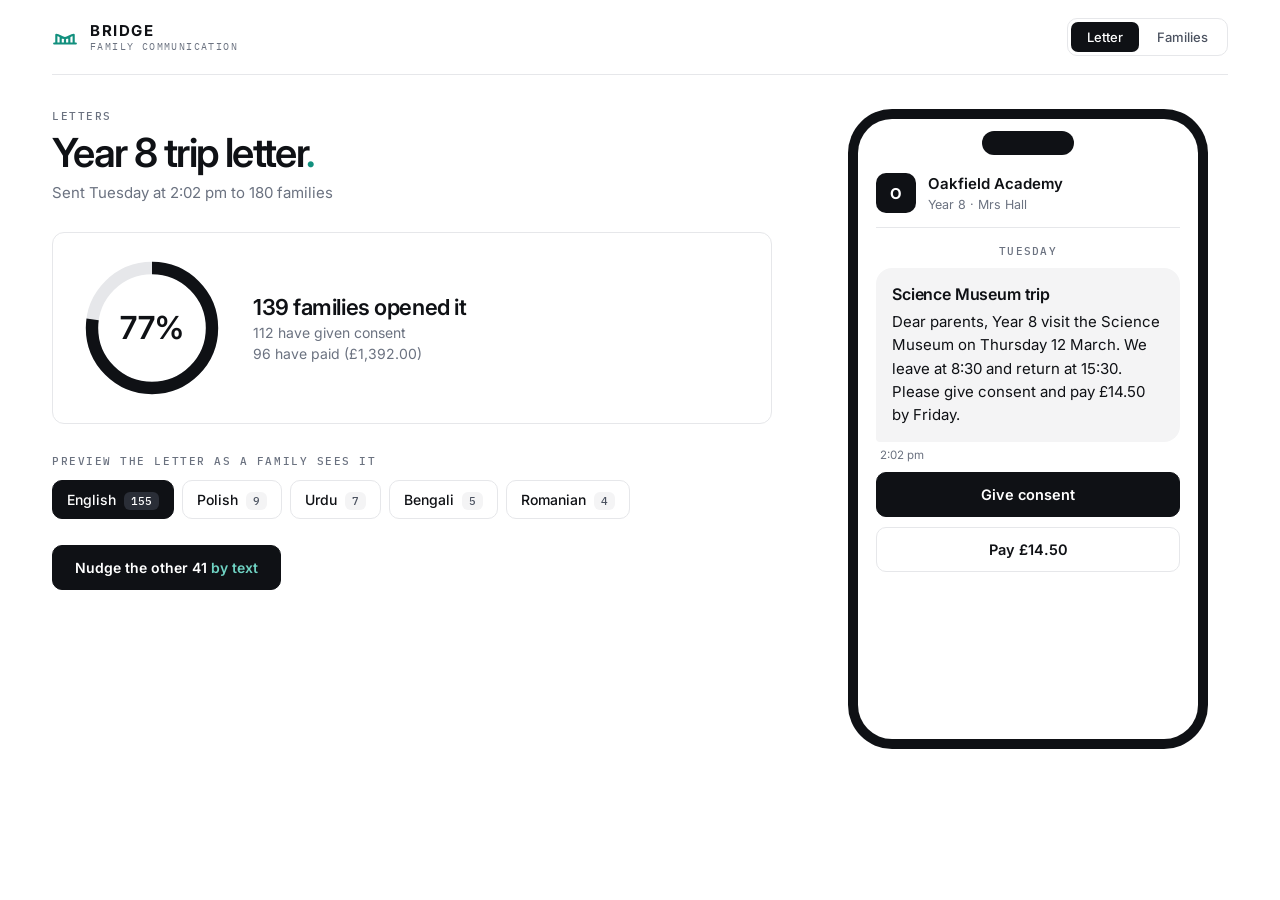
<file: prototypes/bridge.html>
<!doctype html>
<html lang="en"><head><meta charset="utf-8"><meta name="viewport" content="width=device-width,initial-scale=1">
<title>Bridge</title>
<link rel="stylesheet" href="https://fonts.googleapis.com/css2?family=Inter:wght@400;500;600;700&family=IBM+Plex+Mono:wght@400;500&display=swap">
<style>
:root{--bg:#fff;--fg:#0F1115;--mute:#6B7280;--line:#E6E7EA;--hover:#F4F4F5;--red:#12907E;--f:'Inter',system-ui,sans-serif;--m:'IBM Plex Mono',ui-monospace,monospace;color-scheme:light}
*{box-sizing:border-box;margin:0}
html,body{overflow-x:clip}
body{min-height:100vh;background:var(--bg);color:var(--fg);font-family:var(--f)}
.wrap{max-width:1240px;margin:0 auto;padding:0 32px 48px}
.top{display:flex;align-items:center;justify-content:space-between;gap:16px;flex-wrap:wrap;padding:18px 0;border-bottom:1px solid var(--line)}
.logo{display:flex;align-items:center;gap:12px}.logo b{display:block;font:700 15px var(--f);letter-spacing:.1em}.logo small{display:block;font:400 10px var(--m);letter-spacing:.14em;color:var(--mute)}
.tabs{display:inline-flex;border:1px solid var(--line);border-radius:10px;padding:3px;gap:2px}
.tabs button{font:500 13px var(--f);border:0;background:none;padding:7px 16px;border-radius:7px;cursor:pointer;color:#4B5260}
.tabs button[aria-selected=true]{background:var(--fg);color:#fff}
button:focus-visible{outline:2px solid var(--red);outline-offset:2px}
.eb{font:500 11px var(--m);letter-spacing:.14em;color:var(--mute);text-transform:uppercase}
.grid{display:grid;grid-template-columns:minmax(0,1fr) minmax(0,400px);gap:56px;margin-top:34px;align-items:start}
h1{font:600 clamp(30px,4vw,40px)/1.1 var(--f);letter-spacing:-.04em;margin-top:8px}h1 span{color:var(--red)}
.sub{font-size:15px;margin-top:8px;color:var(--mute)}
.ring{margin-top:30px;display:flex;align-items:center;gap:26px;flex-wrap:wrap;border:1px solid var(--line);border-radius:12px;padding:20px 24px}
.ring b{font:600 22px var(--f);display:block;letter-spacing:-.02em}.ring span{font-size:14px;color:var(--mute);display:block;margin-top:4px}
.lbl{margin-top:30px;font:500 11px var(--m);letter-spacing:.14em;text-transform:uppercase;color:var(--mute)}
.chips{display:flex;flex-wrap:wrap;gap:8px;margin-top:12px}
.chip{font:500 14px var(--f);background:#fff;border:1px solid var(--line);border-radius:10px;padding:10px 14px;cursor:pointer;color:var(--fg)}
.chip em{font:500 11px var(--m);font-style:normal;background:var(--hover);color:#4B5260;border-radius:6px;padding:2px 7px;margin-left:8px}
.chip[aria-pressed=true]{background:var(--fg);color:#fff;border-color:var(--fg)}.chip[aria-pressed=true] em{background:#2A2E37;color:#fff}
.cta{margin-top:26px;font:600 14px var(--f);background:var(--fg);color:#fff;border:1px solid var(--fg);padding:13px 22px;border-radius:10px;cursor:pointer}
.cta span{color:#6FD3C3}.cta:disabled{background:#fff;color:var(--mute);border-color:var(--line);cursor:default}
.live{margin-top:12px;font-size:13.5px;color:var(--mute);min-height:22px}
.phonewrap{display:flex;justify-content:center}
.phone{width:min(100%,360px);background:var(--fg);border-radius:44px;padding:10px}
.scr{background:#fff;border-radius:34px;min-height:620px;position:relative;padding:54px 18px 22px}
.isl{position:absolute;top:12px;left:50%;transform:translateX(-50%);width:92px;height:24px;background:var(--fg);border-radius:20px}
.hdr{display:flex;align-items:center;gap:12px;padding-bottom:14px;border-bottom:1px solid var(--line)}
.av{width:40px;height:40px;border-radius:10px;background:var(--fg);color:#fff;display:flex;align-items:center;justify-content:center;font-weight:700;font-size:15px}
.hdr b{font:600 15px var(--f);display:block}.hdr span{font-size:12.5px;color:var(--mute)}
.day{text-align:center;font:500 10.5px var(--m);letter-spacing:.12em;text-transform:uppercase;color:var(--mute);margin:16px 0 10px}
.bub{background:var(--hover);border-radius:16px 16px 16px 4px;padding:16px;font-size:15px;line-height:1.55}
.bub h5{font:600 16px var(--f);letter-spacing:-.01em;margin-bottom:6px}
.meta{font-size:11.5px;color:var(--mute);margin:6px 4px 0}
.note{display:inline-flex;gap:8px;align-items:center;background:#fff;color:#4B5260;border:1px solid var(--line);border-radius:8px;padding:6px 11px;font:500 12px var(--f);margin-top:12px;text-align:left}
button.note{cursor:pointer}.note[aria-pressed=true]{background:#F1FAF4;border-color:#BFE3CC;color:#1E6B3C}
.pb{display:block;width:100%;text-align:center;border-radius:10px;padding:13px;font:600 14.5px var(--f);margin-top:10px;cursor:pointer;border:1px solid var(--line)}
.b1{background:var(--fg);color:#fff;border-color:var(--fg)}.b2{background:#fff;color:var(--fg)}
.done{background:#F1FAF4;border-color:#BFE3CC;color:#1E6B3C;cursor:default}
.rtl{direction:rtl;text-align:right}
.fam{margin-top:30px;border:1px solid var(--line);border-radius:12px;padding:22px 24px}
.fh{display:flex;gap:10px;flex-wrap:wrap;align-items:center;justify-content:space-between}
.fh h2{font:600 20px var(--f);letter-spacing:-.02em}
.flt{display:inline-flex;flex-wrap:wrap;border:1px solid var(--line);border-radius:10px;padding:3px;gap:2px}.flt button{font:500 13px var(--f);border:0;background:none;border-radius:7px;padding:7px 14px;cursor:pointer;color:#4B5260}
.flt button[aria-pressed=true]{background:var(--fg);color:#fff}
.tw{max-height:520px;overflow:auto;margin-top:16px}
table{width:100%;border-collapse:collapse;font-size:14.5px}
th{position:sticky;top:0;background:#fff;text-align:left;font:500 11px var(--m);letter-spacing:.12em;text-transform:uppercase;color:var(--mute);padding:0 10px 10px}
td{padding:11px 10px;border-top:1px solid var(--line)}
.tg{display:inline-block;border-radius:6px;padding:3px 9px;font:500 11.5px var(--f)}
.yes{background:#F1FAF4;color:#1E6B3C;border:1px solid #BFE3CC}.no{background:#FFF5F3;color:#C2412B;border:1px solid #F0C4BB}.lg{background:#fff;color:#4B5260;border:1px solid var(--line)}
.rb{font:600 12.5px var(--f);border:1px solid var(--line);background:#fff;border-radius:8px;padding:6px 12px;cursor:pointer;color:var(--fg)}.rb:disabled{opacity:.4;cursor:default}
@media (max-width:900px){.grid{grid-template-columns:1fr;gap:28px}.wrap{padding:0 16px 40px}.scr{min-height:580px}}
@media (prefers-reduced-motion:reduce){*{transition:none!important}}
</style></head><body>
<div class="wrap">
<div class="top"><div class="logo"><svg width="26" height="26" viewBox="0 0 24 24" fill="none" stroke="#12907E" stroke-width="2" stroke-linecap="round" stroke-linejoin="round"><path d="M2 18h20M4 18V10M20 18V10M4 10c3 0 5 3 8 3s5-3 8-3M8 18v-6M12 18v-5M16 18v-6"/></svg><div><b>BRIDGE</b><small>FAMILY COMMUNICATION</small></div></div>
<div class="tabs" role="tablist"><button role="tab" id="t1" aria-selected="true">Letter</button><button role="tab" id="t2" aria-selected="false">Families</button></div></div>

<section id="v1"><div class="grid"><div>
<div class="eb">Letters</div><h1>Year 8 trip letter<span>.</span></h1><div class="sub">Sent Tuesday at 2:02 pm to 180 families</div>
<div class="ring"><svg width="150" height="150" viewBox="0 0 170 170" aria-hidden="true"><circle cx="85" cy="85" r="68" fill="none" stroke="#E6E7EA" stroke-width="14"/><circle id="arc" cx="85" cy="85" r="68" fill="none" stroke="#0F1115" stroke-width="14" stroke-linecap="butt" stroke-dasharray="0 427" transform="rotate(-90 85 85)" style="transition:stroke-dasharray .8s"/><text id="pct" x="85" y="98" text-anchor="middle" font-family="Inter,system-ui,sans-serif" font-weight="600" font-size="36" fill="#0F1115">0%</text></svg>
<div><b id="s-open"></b><span id="s-cons"></span><span id="s-paid"></span></div></div>
<div class="lbl">Preview the letter as a family sees it</div>
<div class="chips" id="chips"></div>
<button class="cta" id="nudge"></button><div class="live" id="live" aria-live="polite"></div>
</div>
<div class="phonewrap"><div class="phone"><div class="scr"><div class="isl"></div><div id="msg"></div></div></div></div></div></section>

<section id="v2" hidden><div class="fam"><div class="fh"><h2>Families</h2><div class="flt" id="flt"></div></div>
<div class="tw"><table><thead><tr><th>Family</th><th>Language</th><th>Opened</th><th>Consent</th><th>Paid</th><th></th></tr></thead><tbody id="rows"></tbody></table></div></div></section>
</div>
<script>
(function(){
var T={
en:{n:'English',dir:'ltr',day:'Tuesday',cls:'Year 8 · Mrs Hall',h:'Science Museum trip',b:'Dear parents, Year 8 visit the Science Museum on Thursday 12 March. We leave at 8:30 and return at 15:30. Please give consent and pay £14.50 by Friday.',c:'Give consent',cd:'Consent given',p:'Pay £14.50',pd:'Paid £14.50'},
pl:{n:'Polish',dir:'ltr',day:'Wtorek',cls:'Klasa 8 · Mrs Hall',h:'Wycieczka do Muzeum Nauki',b:'Szanowni Rodzice, w czwartek 12 marca Klasa 8 jedzie do Muzeum Nauki. Wyjazd o 8:30, powrót o 15:30. Prosimy o zgodę i opłatę 14,50 £ do piątku.',c:'Wyrażam zgodę',cd:'Zgoda udzielona',p:'Zapłać 14,50 £',pd:'Zapłacono 14,50 £'},
ur:{n:'Urdu',dir:'rtl',day:'منگل',cls:'آٹھویں جماعت · Mrs Hall',h:'سائنس میوزیم کا دورہ',b:'محترم والدین، جمعرات 12 مارچ کو آٹھویں جماعت سائنس میوزیم جائے گی۔ ہم صبح 8:30 بجے روانہ ہوں گے اور سہ پہر 3:30 بجے واپس آئیں گے۔ براہ کرم جمعہ تک اجازت دیں اور £14.50 ادا کریں۔',c:'اجازت دیں',cd:'اجازت دی گئی',p:'£14.50 ادا کریں',pd:'£14.50 ادا کر دیے گئے'},
bn:{n:'Bengali',dir:'ltr',day:'মঙ্গলবার',cls:'অষ্টম শ্রেণি · Mrs Hall',h:'সায়েন্স মিউজিয়াম ভ্রমণ',b:'প্রিয় অভিভাবকগণ, বৃহস্পতিবার ১২ মার্চ অষ্টম শ্রেণি সায়েন্স মিউজিয়াম পরিদর্শনে যাবে। আমরা সকাল ৮:৩০-এ রওনা দেব এবং বিকেল ৩:৩০-এ ফিরব। অনুগ্রহ করে শুক্রবারের মধ্যে অনুমতি দিন এবং £১৪.৫০ প্রদান করুন।',c:'অনুমতি দিন',cd:'অনুমতি দেওয়া হয়েছে',p:'£১৪.৫০ প্রদান করুন',pd:'£১৪.৫০ প্রদান করা হয়েছে'},
ro:{n:'Romanian',dir:'ltr',day:'Marți',cls:'Clasa a 8-a · Mrs Hall',h:'Excursie la Muzeul Științei',b:'Dragi părinți, joi, 12 martie, clasa a 8-a vizitează Muzeul Științei. Plecăm la 8:30 și ne întoarcem la 15:30. Vă rugăm să vă dați acordul și să plătiți 14,50 £ până vineri.',c:'Îmi dau acordul',cd:'Acord acordat',p:'Plătesc 14,50 £',pd:'Plătit 14,50 £'}};
var order=['en','pl','ur','bn','ro'],counts={en:155,pl:9,ur:7,bn:5,ro:4};
var sn=['Adams','Ahmed','Baker','Begum','Chowdhury','Clarke','Davies','Dumitru','Evans','Fraser','Green','Hussain','Iqbal','Jones','Kowalski','Khan','Lewis','Moore','Nowak','Okafor','Patel','Popescu','Quinn','Rahman','Roberts','Shah','Singh','Taylor','Wiśniewski','Walker','Yusuf','Zielinski'];
var seed=7;function rnd(){seed=(seed*16807)%2147483647;return seed/2147483647}
var fam=[],k=0;order.forEach(function(l){for(var i=0;i<counts[l];i++)fam.push({l:l,o:0,c:0,p:0})});
for(var i=fam.length-1;i>0;i--){var j=Math.floor(rnd()*(i+1));var t=fam[i];fam[i]=fam[j];fam[j]=t}
fam.forEach(function(f,i){f.name=sn[i%sn.length]+' family';f.id=i});
fam.forEach(function(f,i){if(i<139)f.o=1;if(i<112)f.c=1;if(i<96)f.p=1});
// shuffle open status so it is not tied to order
var cur='en',tab=1,nudged=false;
function stats(){var o=0,c=0,p=0;fam.forEach(function(f){o+=f.o;c+=f.c;p+=f.p});return{o:o,c:c,p:p,n:fam.length}}
function render(){var s=stats(),pc=Math.round(s.o/s.n*100);
 document.getElementById('pct').textContent=pc+'%';document.getElementById('arc').setAttribute('stroke-dasharray',(427*s.o/s.n)+' 427');
 document.getElementById('s-open').textContent=s.o+' families opened it';document.getElementById('s-cons').textContent=s.c+' have given consent';document.getElementById('s-paid').textContent=s.p+' have paid (£'+(s.p*14.5).toLocaleString('en-GB',{minimumFractionDigits:2,maximumFractionDigits:2})+')';
 var un=s.n-s.o,n=document.getElementById('nudge');
 if(nudged){n.disabled=true;n.innerHTML='Reminder sent'}else{n.disabled=un===0;n.innerHTML='Nudge the other '+un+' <span>by text</span>'}
 var ch=document.getElementById('chips');ch.innerHTML='';
 order.forEach(function(l){var b=document.createElement('button');b.className='chip';b.type='button';b.setAttribute('aria-pressed',l===cur);b.innerHTML=T[l].n+'<em>'+counts[l]+'</em>';b.onclick=function(){cur=l;myApproved[l]=myApproved[l]||false;render()};ch.appendChild(b)});
 msg();if(tab===2)rows()}
var myC=false,myP=false,appr={en:true,pl:true,ur:false,bn:false,ro:false};var myApproved=appr;
function msg(){var t=T[cur],rtl=t.dir==='rtl',m=document.getElementById('msg');
 m.innerHTML='<div class="hdr"><div class="av" ">O</div><div><b>Oakfield Academy</b><span>'+t.cls+'</span></div></div><div class="day">'+t.day+'</div>'+
 '<div class="bub '+(rtl?'rtl':'')+'" lang="'+cur+'"><h5>'+t.h+'</h5>'+t.b+'</div><div class="meta">2:02 pm</div>'+
 (cur==='en'?'':'<button type="button" class="note" id="ap" aria-pressed="'+appr[cur]+'">'+(appr[cur]?'✓ Translated into '+t.n+', checked by school':'Translated into '+t.n+' · Tap to mark as checked')+'</button>')+
 '<button type="button" class="pb '+(myC?'done':'b1')+'" id="bc" lang="'+cur+'">'+(myC?'✓ '+t.cd:t.c)+'</button><button type="button" class="pb '+(myP?'done':'b2')+'" id="bp" lang="'+cur+'">'+(myP?'✓ '+t.pd:t.p)+'</button>';
 var ap=document.getElementById('ap');if(ap)ap.onclick=function(){appr[cur]=!appr[cur];msg()};
 document.getElementById('bc').onclick=function(){myC=!myC;bump(myC,'c');};
 document.getElementById('bp').onclick=function(){if(!myC&&!myP){myC=true}myP=!myP;bump(myP,'p');}}
var extra=null;
function bump(on,key){ // the previewing family is an extra (virtual) member, so counts move live
 if(!extra){extra=fam.filter(function(f){return !f.o})[0];}
 if(extra){extra.o=1;extra.c=myC?1:0;extra.p=myP?1:0}
 document.getElementById('live').textContent=on?'Counts updated live.':'';render()}
function rows(){var f=document.getElementById('flt'),mode=f.dataset.m||'all';
 if(!f.children.length){[['all','All'],['no-open','Not opened'],['no-cons','No consent'],['no-pay','Not paid']].forEach(function(a){var b=document.createElement('button');b.type='button';b.textContent=a[1];b.dataset.k=a[0];b.onclick=function(){f.dataset.m=a[0];rows()};f.appendChild(b)})}
 [].forEach.call(f.children,function(b){b.setAttribute('aria-pressed',b.dataset.k===mode)});
 var tb=document.getElementById('rows');tb.innerHTML='';
 fam.filter(function(x){return mode==='all'||(mode==='no-open'&&!x.o)||(mode==='no-cons'&&!x.c)||(mode==='no-pay'&&!x.p)}).forEach(function(x){
  var tr=document.createElement('tr');
  tr.innerHTML='<td>'+x.name+'</td><td><span class="tg lg">'+T[x.l].n+'</span></td><td><span class="tg '+(x.o?'yes':'no')+'">'+(x.o?'Yes':'No')+'</span></td><td><span class="tg '+(x.c?'yes':'no')+'">'+(x.c?'Yes':'No')+'</span></td><td><span class="tg '+(x.p?'yes':'no')+'">'+(x.p?'Yes':'No')+'</span></td><td></td>';
  var b=document.createElement('button');b.className='rb';b.type='button';b.textContent=x.t?'Sent':'Text in '+T[x.l].n;b.disabled=!!x.t||(x.o&&x.c&&x.p);b.onclick=function(){x.t=1;b.textContent='Sent';b.disabled=true};
  tr.lastChild.appendChild(b);tb.appendChild(tr)})}
document.getElementById('nudge').onclick=function(){
 nudged=true;var un=fam.filter(function(f){return !f.o});document.getElementById('live').textContent='Texting '+un.length+' families in their own language…';render();
 setTimeout(function(){var n=0;un.forEach(function(f,i){if(i%2===0||i%5===1){f.o=1;n++;if(i%3===0){f.c=1}}});document.getElementById('live').textContent=n+' more families have opened the letter.';render()},1600)};
function show(n){tab=n;document.getElementById('v1').hidden=n!==1;document.getElementById('v2').hidden=n!==2;
 document.getElementById('t1').setAttribute('aria-selected',n===1);document.getElementById('t2').setAttribute('aria-selected',n===2);if(n===2)rows()}
document.getElementById('t1').onclick=function(){show(1)};document.getElementById('t2').onclick=function(){show(2)};
render();
})();
</script></body></html>
</file>
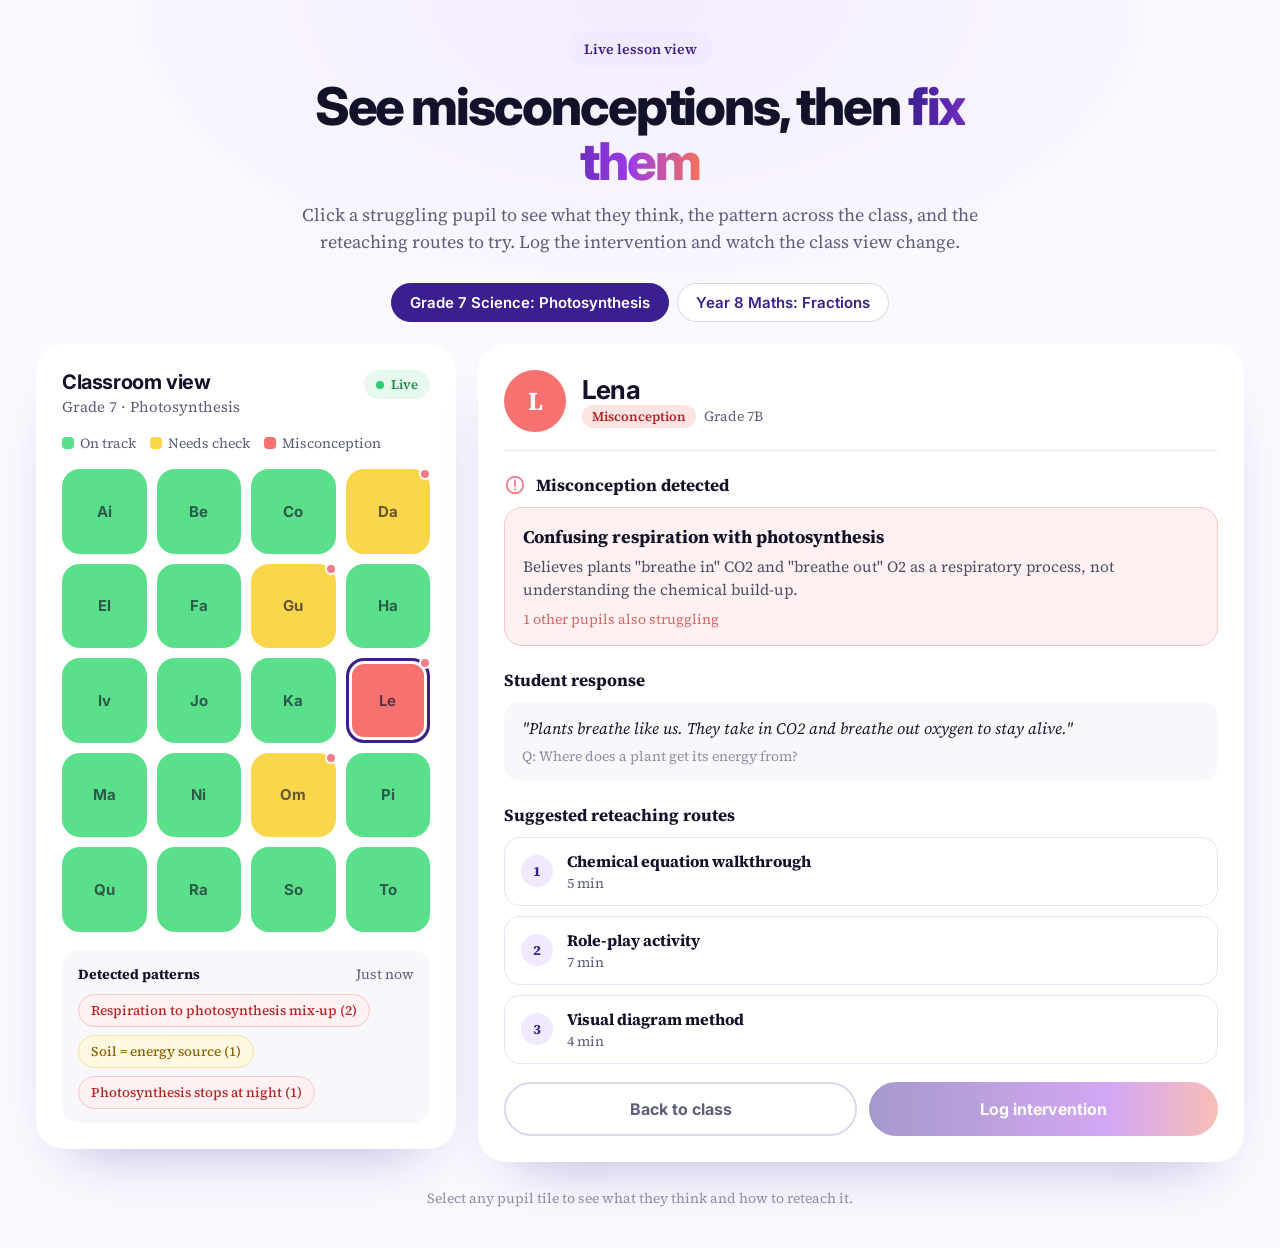
<file: prototypes/ember.html>
<!doctype html><html lang="en"><head><meta charset="utf-8"><meta name="viewport" content="width=device-width,initial-scale=1"><title>Ember</title>
<link rel="stylesheet" href="https://fonts.googleapis.com/css2?family=Inter:wght@400;500;600;700;800&family=Source+Serif+4:wght@400;600&display=swap">
<style>
:root{--ink:#12132A;--mute:#5B5F7A;--violet:#3B1F8F;--grad:linear-gradient(90deg,#3B1F8F,#9B3BE8 60%,#F2715F);--ok:#5AE08A;--warn:#FAD64B;--bad:#F87171;--bg:#FBF9FF;--f:'Inter',system-ui,sans-serif;--s:'Source Serif 4',Georgia,serif;color-scheme:light}
*{box-sizing:border-box}
html,body{margin:0;background:radial-gradient(900px 500px at 50% 0,#F3ECFF,var(--bg) 70%);color:var(--ink);font-family:var(--f)}
.wrap{max-width:1240px;margin:0 auto;padding:32px max(16px,env(safe-area-inset-left,0px)) 40px}
.hd{text-align:center;max-width:760px;margin:0 auto 28px}
.pill{display:inline-block;background:#F3EAFF;color:var(--violet);font:600 14px var(--s);padding:7px 16px;border-radius:99px}
h1{font-weight:800;font-size:clamp(30px,5vw,52px);letter-spacing:-.04em;line-height:1.05;margin:14px 0 12px}
h1 span{background:var(--grad);-webkit-background-clip:text;background-clip:text;color:transparent}
.hd p{font:400 18px/1.5 var(--s);color:var(--mute);margin:0}
.tabs{display:flex;gap:8px;justify-content:center;margin:0 0 22px;flex-wrap:wrap}
.tab{font:600 15px var(--f);border:1px solid #DCD3F2;background:#fff;color:var(--violet);border-radius:99px;padding:9px 18px;cursor:pointer}
.tab[aria-pressed=true]{background:var(--violet);color:#fff;border-color:var(--violet)}
.cols{display:grid;grid-template-columns:minmax(300px,420px) minmax(0,1fr);gap:22px;align-items:start}
@media (max-width:860px){.cols{grid-template-columns:1fr}}
.card{background:#fff;border-radius:28px;padding:26px;box-shadow:0 30px 60px -36px rgba(59,31,143,.4)}
.ch{display:flex;justify-content:space-between;align-items:flex-start;gap:12px}
.ch h2{font-size:20px;margin:0;font-weight:700;letter-spacing:-.02em}.ch small{display:block;font:400 15px var(--s);color:var(--mute);margin-top:2px}
.live{background:#E7F9EE;color:#1F8A4C;font:600 13px var(--s);padding:6px 12px;border-radius:99px;display:flex;gap:7px;align-items:center}
.live i{width:8px;height:8px;border-radius:50%;background:#2ECC71}
.key{display:flex;gap:14px;margin:16px 0;font:400 14px var(--s);color:var(--mute);flex-wrap:wrap}.key i{display:inline-block;width:12px;height:12px;border-radius:4px;margin-right:6px;vertical-align:-1px}
.grid{display:grid;grid-template-columns:repeat(4,1fr);gap:10px}
.tile{aspect-ratio:1;border-radius:18px;border:3px solid transparent;cursor:pointer;position:relative;padding:0;transition:transform .2s}
.tile:hover{transform:translateY(-2px)}.tile:focus-visible{outline:3px solid var(--violet);outline-offset:2px}
.tile[aria-pressed=true]{border-color:var(--violet);box-shadow:0 0 0 3px #fff inset}
.tile.g{background:var(--ok)}.tile.y{background:var(--warn)}.tile.r{background:var(--bad)}.tile.r2{background:#F8A5A5}
.tile .dot{position:absolute;top:-4px;right:-4px;width:12px;height:12px;border-radius:50%;background:#F27C8A;border:2px solid #fff}
.tile .ini{font:700 15px var(--f);color:rgba(18,19,42,.65)}
.pat{margin-top:18px;background:#F8F8FC;border-radius:18px;padding:14px 16px}
.pat h3{margin:0 0 10px;font:700 14px var(--s);display:flex;justify-content:space-between}.pat h3 span{font-weight:400;color:var(--mute)}
.chips{display:flex;flex-wrap:wrap;gap:8px}
.chip{font:500 13.5px var(--s);border-radius:99px;padding:6px 12px;border:1px solid}
.chip.r{background:#FFF1F1;border-color:#F9C5C5;color:#B42323}.chip.y{background:#FFF9E2;border-color:#F3E1A0;color:#8A6200}.chip.o{background:#FFF1E6;border-color:#F8D1B0;color:#A8460B}
.empty{display:flex;flex-direction:column;align-items:center;justify-content:center;text-align:center;min-height:460px;color:var(--mute);font:400 18px/1.5 var(--s);gap:10px}
.empty b{font:700 22px var(--f);color:var(--ink)}
.who{display:flex;gap:16px;align-items:center;padding-bottom:18px;border-bottom:1px solid #EEE9F8}
.av{width:62px;height:62px;border-radius:50%;background:var(--bad);color:#fff;font:700 26px var(--s);display:flex;align-items:center;justify-content:center;flex:none}
.who h2{margin:0;font-size:26px;letter-spacing:-.03em}.tag{display:inline-block;background:#FFE4E4;color:#B42323;font:600 13px var(--s);padding:3px 10px;border-radius:99px;margin-right:8px}
h4{display:flex;gap:10px;align-items:center;margin:22px 0 10px;font:700 17px var(--s)}
.mis{background:#FFF1F1;border:1px solid #F9C5C5;border-radius:18px;padding:16px 18px}.mis b{font:700 18px var(--s);display:block}.mis p{margin:6px 0;font:400 15.5px/1.5 var(--s);color:#4C4F66}.mis small{font:400 14px var(--s);color:#D96565}
.resp{background:#F8F8FC;border-radius:16px;padding:14px 18px;font:italic 400 16px/1.5 var(--s)}.resp small{display:block;font-style:normal;color:#8A8DA5;margin-top:6px;font-size:14px}
.rt{display:flex;gap:14px;align-items:center;border:1px solid #EAE5F6;border-radius:16px;padding:12px 16px;margin-bottom:10px;background:#fff;cursor:pointer;width:100%;text-align:left;font:inherit;color:inherit}
.rt[aria-pressed=true]{border-color:var(--violet);background:#F6F0FF}.rt:focus-visible{outline:3px solid var(--violet)}
.rt i{font:700 14px var(--s);font-style:normal;background:#F1E9FF;color:var(--violet);border-radius:50%;width:32px;height:32px;display:flex;align-items:center;justify-content:center;flex:none}
.rt b{font:700 16px var(--s);display:block}.rt small{font:400 14px var(--s);color:var(--mute)}
.act{display:flex;gap:12px;margin-top:18px;flex-wrap:wrap}
.btn{flex:1;min-width:150px;border-radius:99px;padding:15px;font:700 16px var(--f);cursor:pointer;border:2px solid #DDD6EE;background:#fff;color:var(--mute)}
.btn.p{background:linear-gradient(90deg,#3B1F8F,#A03FE6 70%,#F2715F);color:#fff;border:0}.btn:focus-visible{outline:3px solid var(--violet);outline-offset:2px}
.done{background:#E7F9EE;border-radius:16px;padding:14px 18px;color:#1F6B3E;font:600 15px var(--s);margin-top:16px}
.foot{font:400 14px var(--s);color:#8A8DA5;text-align:center;margin-top:26px}
</style></head><body><div class="wrap">
<div class="hd"><span class="pill">Live lesson view</span><h1>See misconceptions, then <span>fix them</span></h1><p>Click a struggling pupil to see what they think, the pattern across the class, and the reteaching routes to try. Log the intervention and watch the class view change.</p></div>
<div class="tabs" role="group" aria-label="Lesson"><button class="tab" data-l="0" aria-pressed="true">Grade 7 Science: Photosynthesis</button><button class="tab" data-l="1" aria-pressed="false">Year 8 Maths: Fractions</button></div>
<div class="cols"><div class="card"><div class="ch"><div><h2>Classroom view</h2><small id="sub"></small></div><div class="live"><i></i>Live</div></div>
<div class="key"><span><i style="background:var(--ok)"></i>On track</span><span><i style="background:var(--warn)"></i>Needs check</span><span><i style="background:var(--bad)"></i>Misconception</span></div>
<div class="grid" id="grid"></div><div class="pat"><h3>Detected patterns <span>Just now</span></h3><div class="chips" id="chips"></div></div></div>
<div class="card" id="side"></div></div>
<div class="foot">Select any pupil tile to see what they think and how to reteach it.</div></div>
<script>
(function(){
var L=[{sub:'Grade 7 · Photosynthesis',pat:{a:'Respiration to photosynthesis mix-up',b:'Soil = energy source',c:'Oxygen is the purpose',d:'Photosynthesis stops at night'},
 mis:{a:{t:'Confusing respiration with photosynthesis',d:'Believes plants "breathe in" CO2 and "breathe out" O2 as a respiratory process, not understanding the chemical build-up.',q:'Q: Where does a plant get its energy from?',r:'"Plants breathe like us. They take in CO2 and breathe out oxygen to stay alive."',routes:[['Chemical equation walkthrough','5 min'],['Role-play activity','7 min'],['Visual diagram method','4 min']]},
 b:{t:'Thinking soil feeds the plant',d:'Treats soil as the plant\'s food. Does not yet connect light, water and CO2 to making glucose.',q:'Q: What does a plant need to make its own food?',r:'"They eat nutrients from the soil, that is where the energy comes from."',routes:[['Seed in cotton wool practical','6 min'],['Mass of soil before and after','8 min'],['Food chain starts with light','4 min']]},
 c:{t:'Seeing oxygen as the goal',d:'Thinks oxygen is why photosynthesis happens, rather than a by-product of making glucose.',q:'Q: Why do plants photosynthesise?',r:'"To make oxygen for us to breathe."',routes:[['Follow the atoms','5 min'],['Word equation cards','5 min'],['Who is it for? Plant view','4 min']]},
 d:{t:'Believing it stops at night',d:'Knows plants need light but thinks stored energy is not used at night, so respiration is missed.',q:'Q: What happens to a plant at night?',r:'"It sleeps, photosynthesis stops so nothing happens."',routes:[['Day and night gas graph','6 min'],['Respiration all the time','5 min'],['Predict then test','7 min']]}},
 grid:'gggyggyggggrggyggggggrggygyrggrgyggrg'},
{sub:'Year 8 · Fractions',pat:{a:'Add the denominators',b:'Bigger denominator means bigger fraction',c:'Fractions are not numbers',d:'Shaded parts, not equal parts'},
 mis:{a:{t:'Adding the denominators',d:'Adds numerators and denominators separately, so 1/2 + 1/3 becomes 2/5.',q:'Q: What is 1/2 + 1/3?',r:'"It is 2 over 5. You just add the tops and the bottoms."',routes:[['Fraction wall, same-size pieces','5 min'],['Common denominator pizza','6 min'],['Estimate first, then check','4 min']]},
 b:{t:'Bigger denominator, bigger fraction',d:'Compares fractions by the size of the denominator, so 1/8 looks bigger than 1/4.',q:'Q: Which is bigger, 1/4 or 1/8?',r:'"1/8, because 8 is bigger than 4."',routes:[['Folding paper strips','5 min'],['Number line 0 to 1','6 min'],['Share a chocolate bar','4 min']]},
 c:{t:'Fractions as two numbers',d:'Reads a fraction as two separate whole numbers, so cannot place it on a number line.',q:'Q: Place 3/4 on the number line.',r:'"3 and 4, so it goes after 4."',routes:[['Between 0 and 1 hunt','5 min'],['Measuring with a ruler','6 min'],['Fractions of a metre','5 min']]},
 d:{t:'Counting shaded parts only',d:'Names a fraction from the shaded parts without checking the parts are equal.',q:'Q: What fraction is shaded?',r:'"1/3, there is one shaded and two not."',routes:[['Equal or not equal sort','4 min'],['Redraw with equal parts','6 min'],['Spot the error','5 min']]}},
 grid:'ggygggyggrgyggggrggggyggrggggyggryggggrg'}];
var cls={g:'g',y:'y',r:'r'},names=['Aiden','Bea','Cole','Dani','Eli','Faith','Gus','Hana','Ivy','Jo','Kai','Lena','Max','Nia','Omar','Pia','Quinn','Ravi','Sofia','Tom'];
var lesson=0,sel=null,st=[],logged={},route={};
function build(){var g=L[lesson].grid,keys=['a','b','c','d'];st=names.map(function(n,i){var c=g[i%g.length];return{n:n,c:c,k:keys[(i*3+lesson)%4],orig:c}});
  // keep predictable counts: reds get a/b/c/d in rotation
  var ri=0;st.forEach(function(s){if(s.c==='r'){s.k=keys[ri%4];ri++}else s.k=keys[(ri+s.n.length)%4]});}
function counts(){var o={a:0,b:0,c:0,d:0};st.forEach(function(s){if(s.c!=='g')o[s.k]++});return o}
function chip(k,n,cl){return n?'<span class="chip '+cl+'">'+L[lesson].pat[k]+' ('+n+')</span>':''}
function render(){
  document.getElementById('sub').textContent=L[lesson].sub;
  var g=document.getElementById('grid');g.innerHTML='';
  st.forEach(function(s,i){var b=document.createElement('button');b.className='tile '+(s.c==='r'&&s.orig==='r'&&!logged[i]?'r':s.c==='r'?'r2':s.c);b.setAttribute('aria-pressed',sel===i);b.setAttribute('aria-label',s.n+', '+(s.c==='g'?'on track':s.c==='y'?'needs check':'misconception'));
    b.innerHTML='<span class="ini">'+s.n.slice(0,2)+'</span>'+(s.c!=='g'?'<span class="dot"></span>':'');b.onclick=function(){sel=i;render()};g.appendChild(b)});
  var c=counts(),ch=document.getElementById('chips');ch.innerHTML=chip('a',c.a,'r')+chip('b',c.b,'y')+chip('c',c.c,'o')+chip('d',c.d,'r');if(!ch.innerHTML)ch.innerHTML='<span class="chip y">No patterns left. The class has caught up.</span>';
  var side=document.getElementById('side');
  if(sel===null){side.innerHTML='<div class="empty"><b>Select a pupil</b>Click any yellow or red tile to see their thinking and suggested ways to reteach it.</div>';return}
  var s=st[sel];
  if(s.c==='g'){side.innerHTML='<div class="who"><div class="av" style="background:var(--ok)">'+s.n[0]+'</div><div><h2>'+s.n+'</h2><span class="tag" style="background:#E7F9EE;color:#1F6B3E">On track</span></div></div><div class="empty" style="min-height:300px"><b>Nothing to act on</b>'+s.n+' is secure on this topic. Pick a yellow or red tile.</div>';return}
  var m=L[lesson].mis[s.k],rs=route[sel];
  side.innerHTML='<div class="who"><div class="av" style="background:'+(s.c==='r'?'var(--bad)':'#E5B923')+'">'+s.n[0]+'</div><div><h2>'+s.n+'</h2><span class="tag">'+(s.c==='r'?'Misconception':'Needs check')+'</span><small style="font:400 14px var(--s);color:var(--mute)">Grade 7B</small></div></div>'+
   '<h4><svg width="22" height="22" viewBox="0 0 24 24" fill="none" stroke="#F27C8A" stroke-width="2"><circle cx="12" cy="12" r="9"/><path d="M12 7v6M12 16.5v.5" stroke-linecap="round"/></svg>Misconception detected</h4><div class="mis"><b>'+m.t+'</b><p>'+m.d+'</p><small>'+(counts()[s.k]-1)+' other pupils also struggling</small></div>'+
   '<h4>Student response</h4><div class="resp">'+m.r+'<small>'+m.q+'</small></div><h4>Suggested reteaching routes</h4>'+
   m.routes.map(function(r,i){return'<button class="rt" aria-pressed="'+(rs===i)+'" data-i="'+i+'"><i>'+(i+1)+'</i><span><b>'+r[0]+'</b><small>'+r[1]+'</small></span></button>'}).join('')+
   (logged[sel]?'<div class="done">Intervention logged: '+m.routes[rs][0]+'. '+s.n+' moves to "needs check" until the next question.</div>':'')+
   '<div class="act"><button class="btn" id="back">Back to class</button><button class="btn p" id="log"'+(rs===undefined||logged[sel]?' style="opacity:.45"':'')+'>Log intervention</button></div>';
  side.querySelectorAll('.rt').forEach(function(b){b.onclick=function(){route[sel]=+b.dataset.i;render()}});
  document.getElementById('back').onclick=function(){sel=null;render()};
  document.getElementById('log').onclick=function(){if(rs===undefined||logged[sel])return;logged[sel]=1;s.c='y';render()};
}
document.querySelectorAll('.tab').forEach(function(t){t.onclick=function(){lesson=+t.dataset.l;sel=null;logged={};route={};document.querySelectorAll('.tab').forEach(function(x){x.setAttribute('aria-pressed',x===t)});build();render()}});
build();sel=st.findIndex(function(s){return s.c==='r'});render();
})();
</script></body></html>
</file>
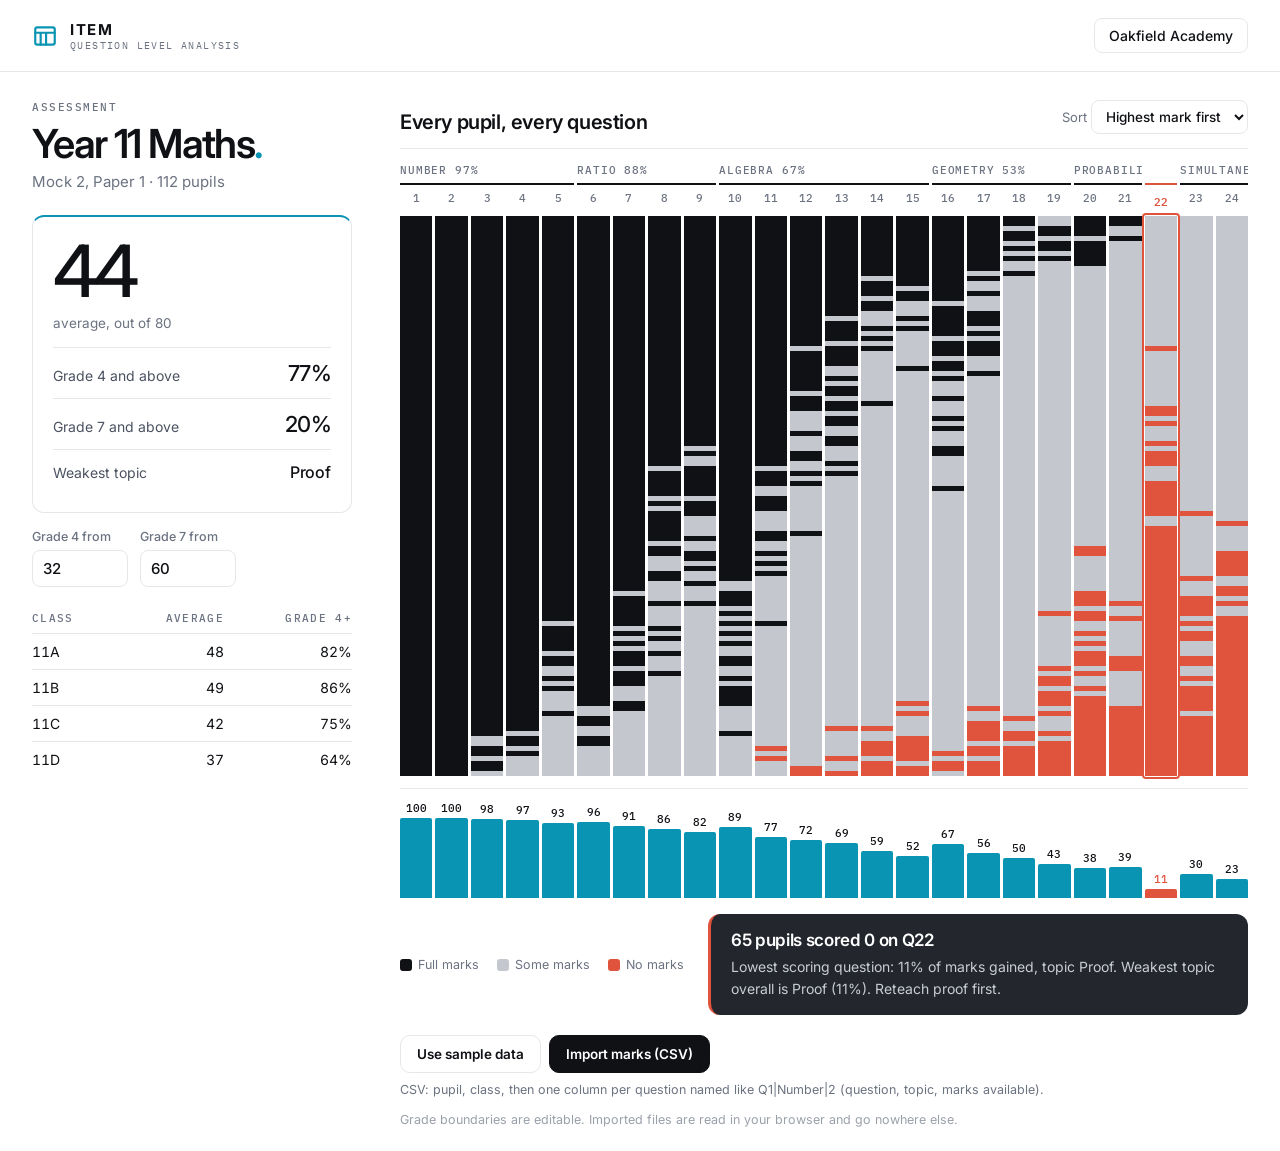
<file: prototypes/item.html>
<!doctype html><html lang="en"><head><meta charset="utf-8"><meta name="viewport" content="width=device-width,initial-scale=1,viewport-fit=cover"><title>Item</title></head><body>
<link rel="stylesheet" href="https://fonts.googleapis.com/css2?family=Inter:wght@400;500;600;700&family=IBM+Plex+Mono:wght@400;500&display=swap">
<style>
:root{--bg:#fff;--fg:#0F1115;--mute:#6B7280;--line:#E6E7EA;--hover:#F4F4F5;--acc:#0894B2;--accd:#066E85;--acct:#EEF8FB;--accb:#B9E2EC;--red:#E0533D;--redt:#FFF5F3;--redb:#F0C4BB;--ok:#1E6B3C;--okt:#F1FAF4;--okb:#BFE3CC;--f:'Inter',system-ui,sans-serif;--m:'IBM Plex Mono',ui-monospace,monospace;color-scheme:light}
*{box-sizing:border-box}
html,body{background:var(--bg);overflow-x:clip}
body{margin:0;color:var(--fg);font-family:var(--f)}
.hb{max-width:1500px;margin:0 auto;padding:0 32px;display:flex;align-items:center;justify-content:space-between;gap:16px;height:72px;border-bottom:1px solid var(--line)}
.logo{display:flex;gap:12px;align-items:center}.logo b{display:block;font:700 15px var(--f);letter-spacing:.1em}.logo small{display:block;font:400 10px var(--m);letter-spacing:.14em;color:var(--mute)}
.hb .sch{border:1px solid var(--line);border-radius:8px;padding:8px 14px;font:500 14px var(--f)}
.eb{font:500 11px var(--m);letter-spacing:.14em;color:var(--mute);text-transform:uppercase}
.ttl{font:600 clamp(30px,4vw,40px)/1.1 var(--f);letter-spacing:-.04em;margin:8px 0 0}.ttl span{color:var(--acc)}
:root{--soft:#9AA0AA;--rule:#E6E7EA;--part:#C4C7CD}
.page{max-width:1500px;margin:0 auto;display:grid;grid-template-columns:320px minmax(0,1fr);gap:48px;padding:28px 32px 24px}
@media (max-width:980px){.page{grid-template-columns:1fr;gap:28px;padding:24px 16px}.hb{padding:0 16px}}
.sq{display:none}
h1{font:600 clamp(30px,4vw,40px)/1.1 var(--f);letter-spacing:-.04em;margin:8px 0 0}h1:after{content:".";color:var(--acc)}
.sub{font-size:15px;color:var(--mute);margin-top:6px}
.kc{border:1px solid var(--line);border-top:2px solid var(--acc);border-radius:12px;padding:18px 20px;margin-top:24px}
.num{font:500 72px/1 var(--f);letter-spacing:-.05em;margin:0}
.of{font-size:13.5px;color:var(--mute);margin-top:8px}
.d{font-size:13.5px;color:var(--red);font-weight:600;margin-top:4px}
.st{margin-top:16px}
.st div{display:flex;justify-content:space-between;align-items:baseline;padding:12px 0;border-top:1px solid var(--line);font-size:14px;gap:10px;color:#4B5260}
.st b{font:500 22px var(--f);letter-spacing:-.03em;color:var(--fg)}
.bound{display:flex;gap:12px;margin-top:16px;font-size:12.5px;color:var(--mute)}
.bound label{display:flex;flex-direction:column;gap:6px;font-weight:500}
.bound input{width:96px;font:500 15px var(--f);padding:8px 10px;border:1px solid var(--line);border-radius:8px;background:#fff;color:var(--fg)}
input:focus-visible,button:focus-visible,select:focus-visible,label.btn:focus-visible{outline:2px solid var(--acc);outline-offset:2px}
.ct{width:100%;border-collapse:collapse;margin-top:24px;font-size:14px}
.ct th{text-align:left;font:500 11px var(--m);letter-spacing:.12em;text-transform:uppercase;color:var(--mute);padding:0 0 8px}
.ct td{padding:9px 0;border-top:1px solid var(--line);font-variant-numeric:tabular-nums}.ct td:not(:first-child),.ct th:not(:first-child){text-align:right}
.hd{display:flex;justify-content:space-between;align-items:flex-end;gap:16px;flex-wrap:wrap;border-bottom:1px solid var(--line);padding-bottom:14px}
.hd h2{font:600 20px var(--f);letter-spacing:-.02em;margin:0}
.hd select{font:500 13.5px var(--f);border:1px solid var(--line);border-radius:8px;padding:7px 10px;background:#fff;color:var(--fg)}
.mxw{overflow-x:auto}
.mx{min-width:760px}
.row{display:grid;gap:3px}
.band{font:500 10.5px var(--m);letter-spacing:.08em;text-transform:uppercase;color:var(--mute);border-bottom:2px solid var(--fg);padding:14px 0 6px;white-space:nowrap;overflow:hidden;text-overflow:clip}
.band.red{color:var(--red);border-color:var(--red)}
.qn{font:500 10.5px var(--m);color:var(--mute);text-align:center;margin-top:6px}
.qn.red{color:var(--red);font-weight:600}
.cells{display:grid;gap:0 3px;margin-top:6px;position:relative}
.c{height:var(--rh,5px)}.f{background:var(--fg)}.p{background:var(--part)}.z{background:var(--red)}
.hot{position:absolute;border:2px solid var(--red);border-radius:4px;pointer-events:none}
.pc{display:grid;gap:0 3px;margin-top:12px;align-items:end;height:110px;border-top:1px solid var(--line);padding-top:6px}
.col{display:flex;flex-direction:column;justify-content:flex-end;align-items:center;gap:3px;height:100%;font:500 10.5px var(--m)}
.col i{display:block;width:100%;background:var(--acc);border-radius:2px 2px 0 0}
.under{display:flex;gap:24px;align-items:stretch;flex-wrap:wrap;margin-top:16px}
.leg{display:flex;gap:18px;font-size:12.5px;color:var(--mute);align-items:center;flex-wrap:wrap}.leg i{display:inline-block;width:12px;height:12px;border-radius:3px;margin-right:6px;vertical-align:-2px}
.call{background:#23262D;color:#ECEEF1;border-left:3px solid var(--red);border-radius:12px;padding:16px 20px;flex:1;min-width:280px}
.call b{font:600 17px var(--f);letter-spacing:-.02em;display:block;color:#fff}.call span{font-size:14px;line-height:1.55;display:block;margin-top:6px;color:#C9CDD4}
.tools{margin-top:20px;display:flex;gap:8px;flex-wrap:wrap;align-items:center;font-size:12.5px;color:var(--mute)}
.btn{font:600 13.5px var(--f);background:var(--fg);color:#fff;border:1px solid var(--fg);border-radius:10px;padding:10px 16px;cursor:pointer}.btn.g{background:#fff;color:var(--fg);border-color:var(--line)}
.msg{width:100%;line-height:1.5}.msg.bad{color:var(--red)}
.foot{font-size:12.5px;color:#9AA0AA;margin-top:12px}
</style>
<div class="hb"><div class="logo"><svg width="26" height="26" viewBox="0 0 24 24" fill="none" stroke="#0894B2" stroke-width="2" stroke-linecap="round" stroke-linejoin="round"><rect x="3" y="4" width="18" height="16" rx="2"/><path d="M3 9h18M8 9v11M13 9v11"/></svg><div><b>ITEM</b><small>QUESTION LEVEL ANALYSIS</small></div></div><div class="sch">Oakfield Academy</div></div><div class="page">
<div><div class="eb">Assessment</div><h1 id="title">Year 11 Maths</h1><div class="sub" id="sub"></div>
<div class="kc"><div class="num" id="avg">0</div><div class="of" id="of"></div><div class="d" id="delta"></div>
<div class="st"><div>Grade 4 and above<b id="g4">0%</b></div><div>Grade 7 and above<b id="g7">0%</b></div><div>Weakest topic<b id="wt" style="font-size:16px;letter-spacing:-.01em;text-align:right">-</b></div></div></div>
<div class="bound"><label>Grade 4 from<input id="b4" type="number" min="0" value="32"></label><label>Grade 7 from<input id="b7" type="number" min="0" value="60"></label></div>
<table class="ct" id="ct"></table></div>
<div><div class="hd"><h2>Every pupil, every question</h2><label style="font-size:13px;color:var(--mute)">Sort <select id="sort"><option value="hi">Highest mark first</option><option value="lo">Lowest mark first</option><option value="cl">By class</option></select></label></div>
<div class="mxw"><div class="mx"><div class="row" id="bands"></div><div class="row" id="qn"></div><div class="cells" id="cells"></div><div class="pc" id="pc"></div></div></div>
<div class="under"><div class="leg"><span><i style="background:var(--fg)"></i>Full marks</span><span><i style="background:var(--part)"></i>Some marks</span><span><i style="background:var(--red)"></i>No marks</span></div>
<div class="call" id="call"></div></div>
<div class="tools"><button class="btn g" id="sample">Use sample data</button><label class="btn" for="file" tabindex="0">Import marks (CSV)</label><input type="file" id="file" accept=".csv,text/csv" hidden>
<span class="msg" id="msg">CSV: pupil, class, then one column per question named like Q1|Number|2 (question, topic, marks available).</span></div>
<div class="foot">Grade boundaries are editable. Imported files are read in your browser and go nowhere else.</div></div></div>
<script>
(function(){
function rng(s){return function(){s|=0;s=s+0x6D2B79F5|0;let t=Math.imul(s^s>>>15,1|s);t=t+Math.imul(t^t>>>7,61|t)^t;return((t^t>>>14)>>>0)/4294967296}}
var DATA=null;
function sample(){
  var R=rng(21),T=[['Number',[1,1,2,2,3]],['Ratio',[2,2,3,3]],['Algebra',[2,2,3,3,4,4]],['Geometry',[3,3,4,4]],['Probability',[3,4]],['Proof',[8]],['Simultaneous',[6,8]]];
  var diff=[.05,.08,.12,.18,.22,.2,.28,.32,.38,.3,.42,.46,.5,.55,.6,.5,.58,.62,.68,.72,.7,.97,.78,.84],qs=[];
  T.forEach(function(t){t[1].forEach(function(m){qs.push({n:'Q'+(qs.length+1),topic:t[0],max:m,diff:diff[qs.length]})})});
  var cl=['11A','11B','11C','11D'],off=[.07,.03,-.02,-.05],P=[];
  cl.forEach(function(c,ci){for(var i=0;i<28;i++){var u=Math.max(.05,Math.min(1.05,.62+off[ci]+(R()+R()+R()-1.5)*.34)),marks=qs.map(function(q){var f=Math.max(0,Math.min(1,.5+(u-q.diff)*1.5+(R()-.5)*.35));return Math.round(f*q.max)});P.push({name:c+'-'+('0'+(i+1)).slice(-2),cls:c,marks:marks})}});
  return{qs:qs,pupils:P,title:'Year 11 Maths',sub:'Mock 2, Paper 1'}
}
function el(t,c){var e=document.createElement(t);if(c)e.className=c;return e}
function render(){
  var d=DATA,qs=d.qs,N=d.pupils.length,max=qs.reduce(function(a,q){return a+q.max},0);
  var b4=+document.getElementById('b4').value,b7=+document.getElementById('b7').value;
  d.pupils.forEach(function(p){p.tot=p.marks.reduce(function(a,b){return a+b},0)});
  var avg=d.pupils.reduce(function(a,p){return a+p.tot},0)/N;
  document.getElementById('title').textContent=d.title;document.getElementById('sub').textContent=d.sub+' · '+N+' pupils';
  document.getElementById('avg').textContent=Math.round(avg);document.getElementById('of').textContent='average, out of '+max;document.getElementById('delta').textContent='';
  var p4=d.pupils.filter(function(p){return p.tot>=b4}).length/N*100,p7=d.pupils.filter(function(p){return p.tot>=b7}).length/N*100;
  document.getElementById('g4').textContent=Math.round(p4)+'%';document.getElementById('g7').textContent=Math.round(p7)+'%';
  // topics
  var tp={},to=[];qs.forEach(function(q,j){if(!tp[q.topic]){tp[q.topic]={got:0,max:0,from:j,n:0};to.push(q.topic)}var t=tp[q.topic];t.n++;t.max+=q.max*N;d.pupils.forEach(function(p){t.got+=p.marks[j]})});
  var worst=to.slice().sort(function(a,b){return tp[a].got/tp[a].max-tp[b].got/tp[b].max})[0];document.getElementById('wt').textContent=worst;
  // questions
  var qst=qs.map(function(q,j){var got=0,z=0,full=0;d.pupils.forEach(function(p){got+=p.marks[j];if(p.marks[j]===0)z++;if(p.marks[j]===q.max)full++});return{pct:got/(q.max*N)*100,z:z,full:full,full_pct:Math.round(full/N*100)}});
  var wq=0;qst.forEach(function(s,j){if(s.pct<qst[wq].pct)wq=j});
  // class table
  var cls={},co=[];d.pupils.forEach(function(p){if(!cls[p.cls]){cls[p.cls]=[];co.push(p.cls)}cls[p.cls].push(p)});
  var ct=document.getElementById('ct');ct.innerHTML='<tr><th>Class</th><th>Average</th><th>Grade 4+</th></tr>'+co.sort().map(function(c){var a=cls[c].reduce(function(x,p){return x+p.tot},0)/cls[c].length,g=cls[c].filter(function(p){return p.tot>=b4}).length/cls[c].length*100;return'<tr><td>'+c+'</td><td>'+a.toFixed(0)+'</td><td>'+Math.round(g)+'%</td></tr>'}).join('');
  // matrix
  var cols='repeat('+qs.length+',minmax(0,1fr))';
  ['bands','qn','pc'].forEach(function(id){document.getElementById(id).style.gridTemplateColumns=cols});document.getElementById('cells').style.gridTemplateColumns=cols;
  var bands=document.getElementById('bands');bands.innerHTML='';to.forEach(function(t){var b=el('div','band'+(t===worst?' red':''));b.style.gridColumn='span '+tp[t].n;b.textContent=tp[t].n>1?t+' '+Math.round(tp[t].got/tp[t].max*100)+'%':'';b.title=t+' '+Math.round(tp[t].got/tp[t].max*100)+'%';bands.appendChild(b)});
  var qn=document.getElementById('qn');qn.innerHTML='';qs.forEach(function(q,j){var e=el('div','qn'+(j===wq?' red':''));e.textContent=j+1;qn.appendChild(e)});
  var s=document.getElementById('sort').value,rows=d.pupils.slice();
  if(s==='hi')rows.sort(function(a,b){return b.tot-a.tot});else if(s==='lo')rows.sort(function(a,b){return a.tot-b.tot});else rows.sort(function(a,b){return a.cls<b.cls?-1:a.cls>b.cls?1:b.tot-a.tot});
  var rh=Math.max(3,Math.min(8,Math.floor(560/rows.length)));var cells=document.getElementById('cells');cells.style.setProperty('--rh',rh+'px');cells.innerHTML='';
  var frag=document.createDocumentFragment();
  rows.forEach(function(p){p.marks.forEach(function(m,j){var c=el('div','c '+(m===qs[j].max?'f':m===0?'z':'p'));c.title=p.name+' · '+qs[j].n+': '+m+'/'+qs[j].max;frag.appendChild(c)})});
  cells.appendChild(frag);
  var hot=el('div','hot');hot.id='hot';cells.appendChild(hot);
  var pc=document.getElementById('pc');pc.innerHTML='';qst.forEach(function(q,j){var c=el('div','col');if(j===wq)c.style.color='var(--red)';c.innerHTML='<span>'+Math.round(q.pct)+'</span><i style="height:'+Math.max(2,q.pct*.8)+'px;'+(j===wq?'background:var(--red)':'')+'"></i>';c.title=qs[j].n+': '+Math.round(q.pct)+'% of marks gained';pc.appendChild(c)});
  requestAnimationFrame(function(){var f=cells.children[wq],l=cells.children[(rows.length-1)*qs.length+wq];if(!f||!l)return;hot.style.left=(f.offsetLeft-3)+'px';hot.style.top=(f.offsetTop-3)+'px';hot.style.width=(f.offsetWidth+6)+'px';hot.style.height=(l.offsetTop+l.offsetHeight-f.offsetTop+6)+'px'});
  var call=document.getElementById('call');call.innerHTML='<b>'+qst[wq].z+' pupils scored 0 on '+qs[wq].n+'</b><span>Lowest scoring question: '+Math.round(qst[wq].pct)+'% of marks gained, topic '+qs[wq].topic+'. Weakest topic overall is '+worst+' ('+Math.round(tp[worst].got/tp[worst].max*100)+'%). Reteach '+worst.toLowerCase()+' first.</span>';
}
function setMsg(t,bad){var m=document.getElementById('msg');m.textContent=t;m.className='msg'+(bad?' bad':'')}
function parse(txt){
  var rows=txt.replace(/\r/g,'').split('\n').filter(function(l){return l.trim()}).map(function(l){return l.split(',').map(function(x){return x.trim()})});
  var h=rows.shift();if(h.length<3||h[0].toLowerCase()!=='pupil'||h[1].toLowerCase()!=='class')throw new Error('The first two columns must be pupil and class.');
  var qs=h.slice(2).map(function(x,i){var a=x.split('|');if(a.length<3||!(+a[2]>0))throw new Error('Column "'+x+'" should look like Q1|Number|2.');return{n:a[0],topic:a[1],max:+a[2]}});
  var P=rows.map(function(r,i){var m=qs.map(function(q,j){var v=+r[j+2];if(r[j+2]===''||isNaN(v)||v<0||v>q.max)throw new Error('Row '+(i+2)+', '+q.n+': expected a mark from 0 to '+q.max+'.');return v});return{name:r[0],cls:r[1],marks:m}});
  if(!P.length)throw new Error('There are no pupil rows in this file.');
  return{qs:qs,pupils:P,title:'Uploaded marks',sub:'Your file'}
}
document.getElementById('sample').onclick=function(){DATA=sample();setMsg('Showing generated sample data.');render()};
document.getElementById('file').onchange=function(e){var f=e.target.files[0];if(!f)return;var rd=new FileReader();rd.onload=function(){try{DATA=parse(rd.result);setMsg('Loaded '+DATA.pupils.length+' pupils and '+DATA.qs.length+' questions.');render()}catch(x){setMsg(x.message,true)}};rd.readAsText(f)};
['b4','b7','sort'].forEach(function(id){document.getElementById(id).addEventListener('input',function(){if(DATA)render()})});
DATA=sample();render();
})();
</script>
</body></html>
</file>
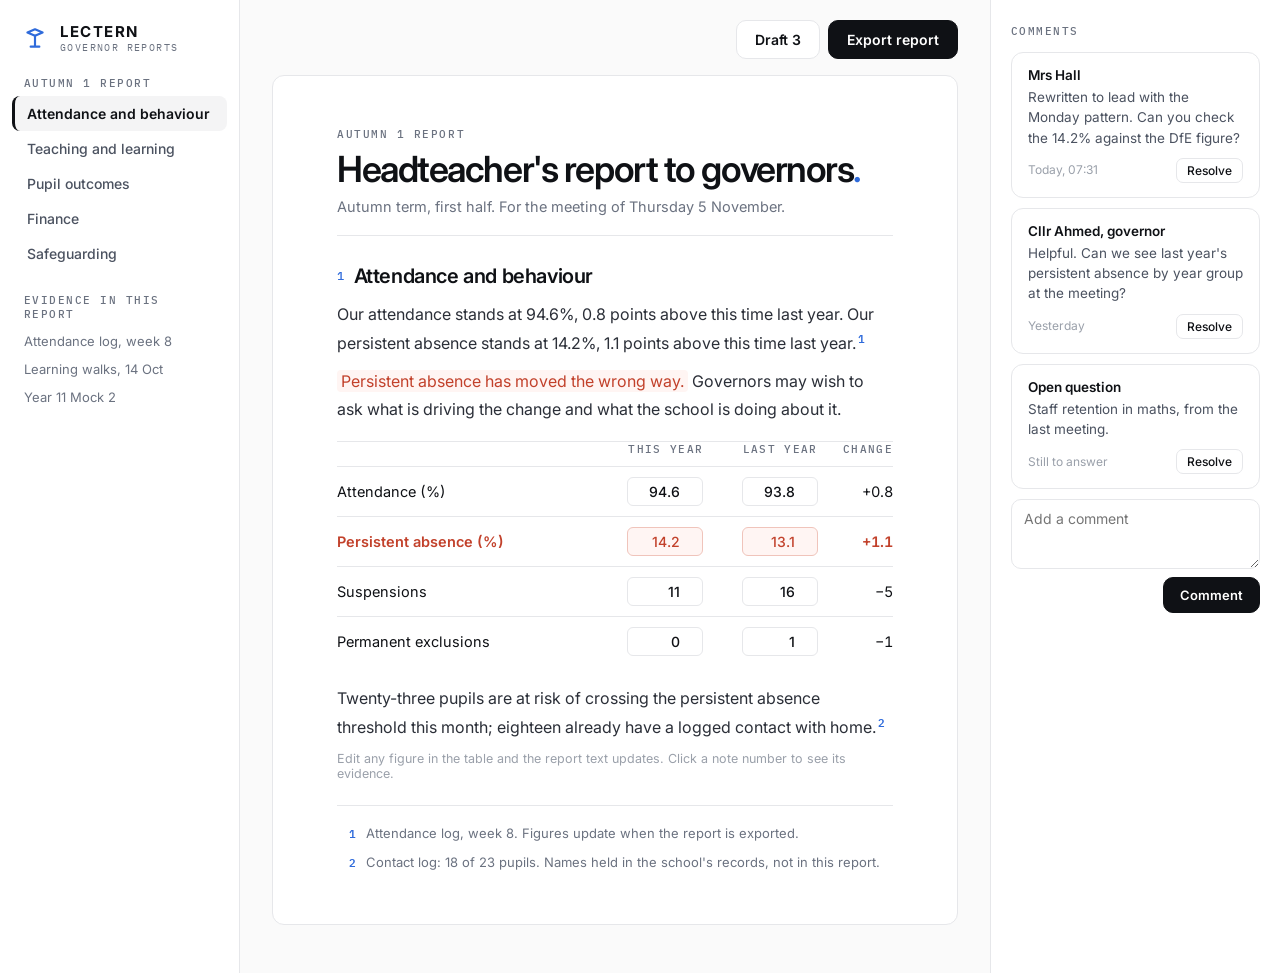
<file: prototypes/lectern.html>
<!doctype html>
<html lang="en"><head><meta charset="utf-8"><meta name="viewport" content="width=device-width,initial-scale=1">
<title>Lectern</title>
<link rel="stylesheet" href="https://fonts.googleapis.com/css2?family=Inter:wght@400;500;600;700&family=IBM+Plex+Mono:wght@400;500&display=swap">
<style>
:root{--bg:#fff;--fg:#0F1115;--mute:#6B7280;--line:#E6E7EA;--hover:#F4F4F5;--red:#2F6BDB;--f:'Inter',system-ui,sans-serif;--m:'IBM Plex Mono',ui-monospace,monospace;color-scheme:light}
*{box-sizing:border-box;margin:0}
html,body{overflow-x:clip}
body{background:var(--bg);color:var(--fg);font-family:var(--f);min-height:100vh}
button,input,textarea{font-family:var(--f)}button:focus-visible,input:focus-visible,textarea:focus-visible{outline:2px solid var(--red);outline-offset:2px}
.app{display:grid;grid-template-columns:240px minmax(0,1fr) 290px;max-width:1500px;margin:0 auto;min-height:100vh}
.rail{min-width:0;border-right:1px solid var(--line);padding:22px 12px}.cm{min-width:0;border-left:1px solid var(--line);padding:24px 20px}
.logo{display:flex;gap:12px;align-items:center;margin:0 10px 6px}.logo b{display:block;font:700 15px var(--f);letter-spacing:.1em}.logo small{display:block;font:400 10px var(--m);letter-spacing:.14em;color:var(--mute)}
.rail h5{font:500 10.5px var(--m);letter-spacing:.14em;text-transform:uppercase;color:var(--mute);margin:22px 12px 6px}
.nav button{display:block;width:100%;text-align:left;background:none;border:0;border-left:3px solid transparent;border-radius:8px;color:#4B5260;font:500 14px var(--f);padding:9px 12px;cursor:pointer}
.nav button[aria-current=true]{background:var(--hover);color:var(--fg);font-weight:600;border-left-color:var(--fg)}
.ev div{font-size:13px;color:var(--mute);padding:6px 12px}
.mid{min-width:0;padding:20px 32px 48px;background:#FAFAFA}
.act{display:flex;justify-content:flex-end;gap:8px;margin-bottom:16px;align-items:center;flex-wrap:wrap}
.act span{font-size:13px;color:var(--mute);margin-right:auto}
.act button{font:600 14px var(--f);border:1px solid var(--line);padding:10px 18px;border-radius:10px;background:#fff;color:var(--fg);cursor:pointer}.act .p{background:var(--fg);color:#fff;border-color:var(--fg)}
.page{background:#fff;color:var(--fg);border:1px solid var(--line);border-radius:12px;padding:clamp(24px,4vw,56px) clamp(20px,5vw,64px) 48px;min-height:700px}
.eb{font:500 11px var(--m);letter-spacing:.14em;color:var(--mute);text-transform:uppercase}
.page h1{font:600 clamp(26px,3.4vw,36px)/1.12 var(--f);letter-spacing:-.04em;margin-top:8px}.page h1 span{color:var(--red)}
.ds{font-size:14.5px;color:var(--mute);margin-top:8px;padding-bottom:20px;border-bottom:1px solid var(--line)}
.page h2{font:600 20px var(--f);letter-spacing:-.02em;margin:28px 0 12px}.page h2 span{font:500 12px var(--m);color:var(--red);margin-right:10px;vertical-align:3px}
.txt{max-width:640px;font-size:16px;line-height:1.75;color:#2B2F38}.txt p+p{margin-top:10px}
.txt mark{background:#FFF5F3;color:#C2412B;padding:1px 4px;border-radius:4px}
sup{color:var(--red);font:600 11px var(--m);margin-left:2px;cursor:pointer}
table{width:100%;max-width:640px;border-collapse:collapse;margin:18px 0;font-size:14.5px}
thead td{font:500 11px var(--m);letter-spacing:.12em;text-transform:uppercase;color:var(--mute);padding:0 0 10px}
td{padding:10px 0;border-top:1px solid var(--line);font-variant-numeric:tabular-nums}
td:not(:first-child){text-align:right}
td input{width:76px;font:500 14px var(--f);text-align:right;border:1px solid var(--line);border-radius:6px;background:#fff;padding:5px 7px;color:var(--fg)}
td input:hover{border-color:#C4C7CD}
tr.bad td{color:#C2412B;font-weight:600}tr.bad td input{color:#C2412B;border-color:#F0C4BB;background:#FFF5F3}
.fn{max-width:640px;margin-top:24px;font-size:13px;color:var(--mute);border-top:1px solid var(--line);padding-top:12px}
.fn div{padding:5px 0 5px 10px;border-left:2px solid transparent}.fn div.on{border-color:var(--red);color:var(--fg);background:#F0F5FE}.fn b{font:600 11px var(--m);color:var(--red);margin-right:6px}
.hint{font-size:12.5px;color:#9AA0AA;margin-top:10px}
.cm h5{font:500 10.5px var(--m);letter-spacing:.14em;text-transform:uppercase;color:var(--mute);margin-bottom:14px}
.cc{border:1px solid var(--line);border-radius:12px;padding:14px 16px;margin-bottom:10px;font-size:13.5px;line-height:1.5;color:#4B5260}
.cc b{display:block;color:var(--fg);font:600 13.5px var(--f);margin-bottom:4px}.cc small{display:flex;justify-content:space-between;align-items:center;color:#9AA0AA;margin-top:10px;font-size:12px}
.cc button{background:#fff;border:1px solid var(--line);color:var(--fg);border-radius:7px;padding:4px 10px;font:500 12px var(--f);cursor:pointer}
.cc.res{opacity:.5}.cc.res p{text-decoration:line-through}
.nc{display:flex;flex-direction:column;gap:8px}.nc textarea{border:1px solid var(--line);color:var(--fg);border-radius:10px;padding:10px 12px;font:14px var(--f);resize:vertical;min-height:70px}
.nc button{align-self:flex-end;background:var(--fg);border:1px solid var(--fg);color:#fff;font:600 13px var(--f);padding:9px 16px;border-radius:10px;cursor:pointer}
@media (max-width:1100px){.app{grid-template-columns:220px minmax(0,1fr)}.cm{grid-column:2;border-left:0;border-top:1px solid var(--line)}}
@media (max-width:760px){td input{width:58px;padding:4px 5px}thead td{letter-spacing:.04em;font-size:10px}.app{grid-template-columns:1fr}.rail{border-right:0;border-bottom:1px solid var(--line)}.nav{display:flex;overflow-x:auto;gap:4px}.nav button{width:auto;white-space:nowrap}.rail h5,.ev{display:none}.mid{padding:16px 12px 30px}.cm{grid-column:1}}
@media print{.rail,.cm,.act,.hint{display:none!important}.app{display:block}.mid{padding:0;background:#fff}.page{border:0;padding:0}td input{border:0;background:none}}
</style></head><body>
<div class="app">
<aside class="rail"><div class="logo"><svg width="26" height="26" viewBox="0 0 24 24" fill="none" stroke="#2F6BDB" stroke-width="2" stroke-linecap="round" stroke-linejoin="round"><path d="M5 7l7-3 7 3-7 3z"/><path d="M12 10v10M8 20h8"/></svg><div><b>LECTERN</b><small>GOVERNOR REPORTS</small></div></div><h5>Autumn 1 report</h5><nav class="nav" id="nav" aria-label="Report sections"></nav><h5>Evidence in this report</h5><div class="ev"><div>Attendance log, week 8</div><div>Learning walks, 14 Oct</div><div>Year 11 Mock 2</div></div></aside>
<main class="mid"><div class="act"><span id="sv"></span><button type="button" id="dr">Draft 3</button><button type="button" class="p" id="ex">Export report</button></div>
<article class="page" id="page"></article></main>
<aside class="cm" aria-label="Comments"><h5>Comments</h5><div id="cl"></div><div class="nc"><textarea id="ct" placeholder="Add a comment" aria-label="New comment"></textarea><button type="button" id="cb">Comment</button></div></aside>
</div>
<script>
(function(){
function pt(x){return(Math.round(x*10)/10)}
var SEC=[
{t:'Attendance and behaviour',rows:[['Attendance (%)',94.6,93.8,'up',1],['Persistent absence (%)',14.2,13.1,'down',1],['Suspensions',11,16,'down',0],['Permanent exclusions',0,1,'down',0]],
 note:['Attendance log, week 8. Figures update when the report is exported.','Contact log: 18 of 23 pupils. Names held in the school\'s records, not in this report.'],
 extra:'Twenty-three pupils are at risk of crossing the persistent absence threshold this month; eighteen already have a logged contact with home.<sup data-n="2">2</sup>'},
{t:'Teaching and learning',rows:[['Lesson observations completed',31,24,'up',0],['Secure or better (%)',87,81,'up',0],['Lessons showing adaptive teaching for SEND (%)',64,58,'up',0]],
 note:['Learning walk summary, 14 October.','Observations are recorded in Anaxi and counted automatically.'],
 extra:'Questioning is the strongest area. Adaptive teaching for pupils with SEND is the main development point.<sup data-n="1">1</sup>'},
{t:'Pupil outcomes',rows:[['Year 11 Mock 2: grade 4+ English and maths (%)',71,68,'up',0],['Year 11 Mock 2: grade 5+ English and maths (%)',52,49,'up',0],['Predicted Progress 8',0.12,0.04,'up',2]],
 note:['Year 11 Mock 2 results, entered by the data manager.','Predictions are an estimate, not a forecast of the final published figure.'],
 extra:'Gaps between disadvantaged pupils and their peers are reported separately in the Year 11 outcomes paper.<sup data-n="1">1</sup>'},
{t:'Finance',rows:[['In-year variance to budget (£k)',-42,-65,'up',0],['Staffing as a share of income (%)',81.5,83,'down',1],['Reserves (£k)',312,298,'up',0]],
 note:['Management accounts to the end of September.','Figures are reported in £ thousands.'],
 extra:'The finance committee will receive the full forecast in November.<sup data-n="1">1</sup>'},
{t:'Safeguarding',rows:[['Referrals this half-term',14,11,'neutral',0],['Staff with in-date training (%)',100,96,'up',0],['Single central record checks complete (%)',100,100,'up',0]],
 note:['Safeguarding log. No pupil is identified in this report.','Training record, week 7.'],
 extra:'Referrals have risen; this is consistent with improved reporting by staff, and each has been followed up by the designated lead.<sup data-n="1">1</sup>'}];
var cur=0,draft=3,edited=false,hl=0;
var cm=[{a:'Mrs Hall',t:'Rewritten to lead with the Monday pattern. Can you check the 14.2% against the DfE figure?',w:'Today, 07:31',r:0},{a:'Cllr Ahmed, governor',t:'Helpful. Can we see last year\'s persistent absence by year group at the meeting?',w:'Yesterday',r:0},{a:'Open question',t:'Staff retention in maths, from the last meeting.',w:'Still to answer',r:0}];
function esc(s){return String(s).replace(/[&<>"]/g,function(c){return{'&':'&amp;','<':'&lt;','>':'&gt;','"':'&quot;'}[c]})}
function fmt(v,d){return d?v.toFixed(d):String(v)}
function dir(r){var d=r[1]-r[2];if(Math.abs(d)<1e-9)return 0;return d>0?1:-1}
function bad(r){var d=dir(r);if(r[3]==='neutral'||!d)return false;return(r[3]==='up'&&d<0)||(r[3]==='down'&&d>0)}
function sentence(r,first){var d=pt(Math.abs(r[1]-r[2])*Math.pow(10,r[4]))/Math.pow(10,r[4]);var dd=r[4]?d.toFixed(r[4]):d;var lab=r[0].replace(/ \(.*\)/,'').replace(/^./,function(c){return c.toLowerCase()});
 var unit=/\(%\)/.test(r[0])?'%':'';var v=fmt(r[1],r[4])+unit;
 if(!dir(r))return 'Our '+lab+' is unchanged at '+v+'.';
 return 'Our '+lab+' stands at '+v+', '+dd+(unit?' points ':' ')+(dir(r)>0?'above':'below')+' this time last year.'}
function draw(){
 var S=SEC[cur];
 var nav=document.getElementById('nav');nav.innerHTML='';
 SEC.forEach(function(s,i){var b=document.createElement('button');b.type='button';b.textContent=s.t;if(i===cur)b.setAttribute('aria-current','true');b.onclick=function(){cur=i;hl=0;draw()};nav.appendChild(b)});
 var worst=S.rows.filter(bad)[0];
 var h='<div class="eb">Autumn 1 report</div><h1>Headteacher\'s report to governors<span>.</span></h1><div class="ds">Autumn term, first half. For the meeting of Thursday 5 November.</div><h2><span>'+(cur+1)+'</span>'+esc(S.t)+'</h2><div class="txt"><p>';
 h+=S.rows.slice(0,2).map(function(r,i){return sentence(r,i===0)}).join(' ')+'<sup data-n="1">1</sup></p>';
 if(worst)h+='<p><mark>'+esc(worst[0].replace(/ \(.*\)/,''))+' has moved the wrong way.</mark> Governors may wish to ask what is driving the change and what the school is doing about it.</p>';
 h+='</div><table><thead><tr><td></td><td>This year</td><td>Last year</td><td>Change</td></tr></thead>';
 S.rows.forEach(function(r,i){var d=r[1]-r[2],ds=(d>0?'+':d<0?'−':'')+Math.abs(Math.round(d*100)/100);h+='<tr class="'+(bad(r)?'bad':'')+'"><td>'+esc(r[0])+'</td><td><input type="number" step="any" value="'+r[1]+'" data-i="'+i+'" data-k="1" aria-label="'+esc(r[0])+', this year"></td><td><input type="number" step="any" value="'+r[2]+'" data-i="'+i+'" data-k="2" aria-label="'+esc(r[0])+', last year"></td><td>'+ds+'</td></tr>'});
 h+='</table><div class="txt"><p>'+S.extra+'</p></div><div class="hint">Edit any figure in the table and the report text updates. Click a note number to see its evidence.</div>';
 h+='<div class="fn">'+S.note.map(function(n,i){return'<div class="'+(hl===i+1?'on':'')+'"><b>'+(i+1)+'</b> '+esc(n)+'</div>'}).join('')+'</div>';
 var pg=document.getElementById('page');pg.innerHTML=h;
 pg.querySelectorAll('input').forEach(function(inp){inp.onchange=function(){var v=parseFloat(inp.value);if(isNaN(v))return;S.rows[+inp.dataset.i][+inp.dataset.k]=v;touch();draw()}});
 pg.querySelectorAll('sup').forEach(function(s){s.onclick=function(){hl=+s.dataset.n;draw()}});
 document.getElementById('dr').textContent='Draft '+draft;
 renderCm()}
function touch(){if(!edited){edited=true;draft++}document.getElementById('sv').textContent='Saved just now'}
function renderCm(){var c=document.getElementById('cl');c.innerHTML='';
 cm.forEach(function(x,i){var d=document.createElement('div');d.className='cc'+(x.r?' res':'');d.innerHTML='<b>'+esc(x.a)+'</b><p>'+esc(x.t)+'</p><small><span>'+esc(x.w)+'</span><button type="button">'+(x.r?'Reopen':'Resolve')+'</button></small>';d.querySelector('button').onclick=function(){x.r=!x.r;renderCm()};c.appendChild(d)})}
document.getElementById('cb').onclick=function(){var t=document.getElementById('ct');var v=t.value.trim();if(!v)return;cm.unshift({a:'You',t:v,w:'Just now',r:0});t.value='';renderCm()};
document.getElementById('ex').onclick=function(){window.print()};
document.getElementById('dr').onclick=function(){draft++;edited=true;document.getElementById('sv').textContent='Saved as draft '+draft;document.getElementById('dr').textContent='Draft '+draft};
draw();
})();
</script></body></html>
</file>
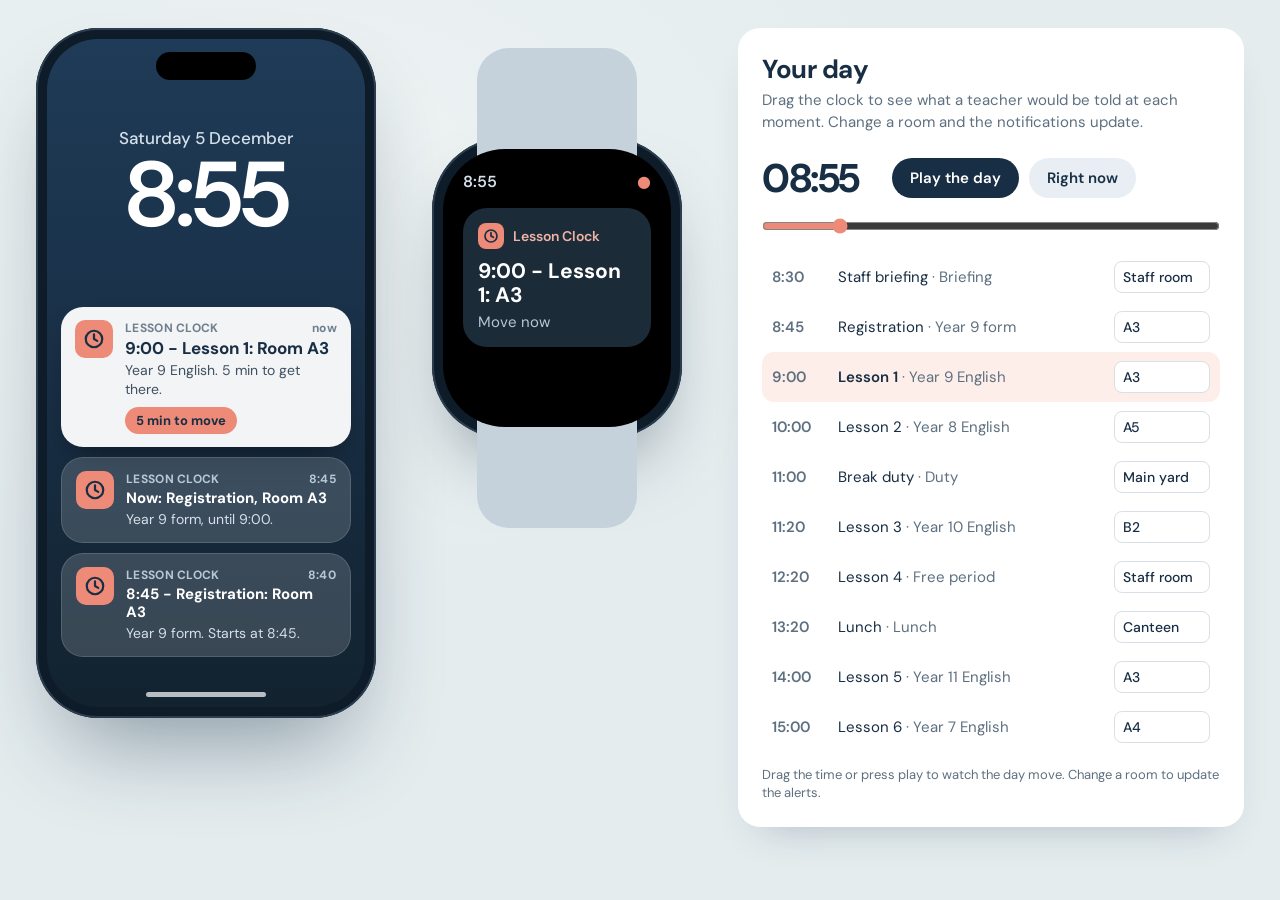
<file: prototypes/lessonclock.html>
<!doctype html><html lang="en"><head><meta charset="utf-8"><meta name="viewport" content="width=device-width,initial-scale=1"><title>Lesson Clock</title>
<link rel="stylesheet" href="https://fonts.googleapis.com/css2?family=DM+Sans:wght@400;500;600;700&display=swap">
<style>
:root{--bg:#E4ECEE;--navy:#182E44;--coral:#ED8B78;--ink:#0E1B28;--mute:#5E7080;--f:'DM Sans','Segoe UI',system-ui,sans-serif;color-scheme:light}
*{box-sizing:border-box}
html,body{margin:0;background:radial-gradient(900px 600px at 25% 20%,#EEF3F3,var(--bg) 70%);color:var(--navy);font-family:var(--f);min-height:100%}
.wrap{max-width:1240px;margin:0 auto;padding:28px max(16px,env(safe-area-inset-left,0px)) 40px;display:grid;grid-template-columns:auto auto minmax(300px,1fr);gap:40px 56px;align-items:start}
@media (max-width:1000px){.wrap{grid-template-columns:1fr;justify-items:center}.panel{width:100%}}
.phone{width:340px;height:690px;border-radius:62px;background:var(--ink);padding:11px;box-shadow:0 50px 90px -30px rgba(24,46,68,.45),0 0 0 2px #2B3D4F inset;flex:none}
.screen{width:100%;height:100%;border-radius:51px;overflow:hidden;position:relative;background:linear-gradient(180deg,#1F3B57 0%,#182E44 55%,#12222F 100%);color:#fff}
.island{position:absolute;left:50%;top:13px;transform:translateX(-50%);width:100px;height:28px;border-radius:16px;background:#000}
.lock{position:absolute;top:88px;left:0;right:0;text-align:center}
.ld{font-size:17px;font-weight:500;color:#D5E0EA}.lc{font-size:92px;font-weight:600;line-height:1.02;letter-spacing:-3px}
.notes{position:absolute;left:14px;right:14px;top:268px;display:flex;flex-direction:column;gap:10px}
.n{background:rgba(255,255,255,.16);border:1px solid rgba(255,255,255,.14);border-radius:22px;padding:13px 14px;display:flex;gap:12px;align-items:flex-start;animation:in .4s cubic-bezier(.22,1,.36,1)}
.n.m{background:rgba(255,255,255,.95);color:var(--navy);border:0;box-shadow:0 16px 30px -14px rgba(0,0,0,.5)}
@keyframes in{from{opacity:0;transform:translateY(-8px)}}
@media (prefers-reduced-motion:reduce){.n{animation:none}}
.ic{flex:0 0 38px;height:38px;border-radius:10px;background:var(--coral);display:flex;align-items:center;justify-content:center}
.meta{display:flex;justify-content:space-between;font-size:12px;font-weight:700;letter-spacing:.3px;color:#6F7F8C}.n:not(.m) .meta{color:#B7C8D6}
.t{font-size:17px;font-weight:700;margin-top:2px;line-height:1.25}.b{font-size:14px;margin-top:2px;line-height:1.35;color:#3F5060}.n:not(.m) .b{color:#D5E0EA}
.chip{display:inline-block;margin-top:8px;background:var(--coral);color:var(--navy);font-weight:700;font-size:13px;padding:5px 11px;border-radius:99px}
.home{position:absolute;bottom:10px;left:50%;transform:translateX(-50%);width:120px;height:5px;border-radius:4px;background:rgba(255,255,255,.7)}
.watchcol{display:flex;flex-direction:column;align-items:center;padding-top:110px}
.watch{position:relative;width:250px;height:300px;border-radius:72px;background:var(--ink);padding:11px;box-shadow:0 40px 70px -28px rgba(24,46,68,.5),0 0 0 2px #2B3D4F inset;isolation:isolate}
.watch:before,.watch:after{content:"";position:absolute;left:50%;transform:translateX(-50%);width:160px;height:130px;background:#C5D2DB;z-index:-1}
.watch:before{top:-90px;border-radius:32px 32px 0 0}.watch:after{bottom:-90px;border-radius:0 0 32px 32px}
.ws{width:100%;height:100%;border-radius:62px;background:#000;padding:22px 20px;color:#fff;overflow:hidden}
.wt{display:flex;justify-content:space-between;font-size:16px;font-weight:600;color:#D5E0EA}
.wc{margin-top:16px;background:#1C2B38;border-radius:24px;padding:15px}
.wh{display:flex;align-items:center;gap:9px;font-size:14px;font-weight:600;color:#F0B4A6}
.wi{width:26px;height:26px;border-radius:8px;background:var(--coral);display:flex;align-items:center;justify-content:center}
.wl{font-size:21px;font-weight:700;line-height:1.15;margin-top:10px}.wb{font-size:15px;color:#B7C8D6;margin-top:5px}
.panel{background:#fff;border-radius:22px;padding:24px;box-shadow:0 20px 40px -24px rgba(24,46,68,.3)}
.panel h1{font-size:26px;margin:0 0 4px;letter-spacing:-.5px}.panel p{margin:0 0 18px;color:var(--mute);font-size:15px;line-height:1.45}
.ctl{display:flex;gap:10px;align-items:center;margin-bottom:6px}
.big{font-size:40px;font-weight:700;letter-spacing:-1.5px;font-variant-numeric:tabular-nums;min-width:120px}
button{font:600 15px var(--f);border:0;border-radius:99px;padding:10px 18px;cursor:pointer;background:var(--navy);color:#fff}button.g{background:#E8EEF3;color:var(--navy)}
button:focus-visible,input:focus-visible{outline:3px solid var(--coral);outline-offset:2px}
input[type=range]{width:100%;accent-color:var(--coral);margin:8px 0 18px}
.row{display:grid;grid-template-columns:56px 1fr 96px;gap:10px;align-items:center;padding:9px 10px;border-radius:12px;font-size:15px}
.row.on{background:#FDEEEA;font-weight:600}.row .tm{font-variant-numeric:tabular-nums;color:var(--mute);font-weight:600}
.row input{width:100%;font:500 14px var(--f);border:1px solid #D8DFE6;border-radius:8px;padding:6px 8px;color:var(--navy)}
.hint{font-size:13px;color:var(--mute);margin-top:14px;line-height:1.45}
</style></head><body>
<div class="wrap">
<div class="phone"><div class="screen"><div class="island"></div><div class="lock"><div class="ld" id="ld"></div><div class="lc" id="lc">8:55</div></div><div class="notes" id="notes"></div><div class="home"></div></div></div>
<div class="watchcol"><div class="watch"><div class="ws"><div class="wt"><span id="wtime">8:55</span><span style="color:var(--coral)">&#9679;</span></div><div class="wc"><div class="wh"><div class="wi"><svg width="16" height="16" viewBox="0 0 24 24" fill="none" stroke="#182E44" stroke-width="2.6" stroke-linecap="round"><circle cx="12" cy="12" r="9"/><path d="M12 7v5l3.5 2"/></svg></div>Lesson Clock</div><div class="wl" id="wl"></div><div class="wb" id="wb"></div></div></div></div></div>
<div class="panel"><h1>Your day</h1><p>Drag the clock to see what a teacher would be told at each moment. Change a room and the notifications update.</p>
<div class="ctl"><div class="big" id="big">08:55</div><button id="play">Play the day</button><button class="g" id="now">Right now</button></div>
<input type="range" id="sl" min="450" max="990" value="535" aria-label="Time of day">
<div id="tt"></div>
<div class="hint">Drag the time or press play to watch the day move. Change a room to update the alerts.</div></div>
</div>
<script>
(function(){
var E=[{s:510,end:525,name:'Staff briefing',room:'Staff room',kind:'Briefing'},{s:525,end:540,name:'Registration',room:'A3',kind:'Year 9 form'},{s:540,end:600,name:'Lesson 1',room:'A3',kind:'Year 9 English'},{s:600,end:660,name:'Lesson 2',room:'A5',kind:'Year 8 English'},{s:660,end:680,name:'Break duty',room:'Main yard',kind:'Duty'},{s:680,end:740,name:'Lesson 3',room:'B2',kind:'Year 10 English'},{s:740,end:800,name:'Lesson 4',room:'Staff room',kind:'Free period'},{s:800,end:840,name:'Lunch',room:'Canteen',kind:'Lunch'},{s:840,end:900,name:'Lesson 5',room:'A3',kind:'Year 11 English'},{s:900,end:960,name:'Lesson 6',room:'A4',kind:'Year 7 English'}];
var now=535,timer=null;
function f(m){return Math.floor(m/60)+':'+('0'+m%60).slice(-2)}
function f2(m){return ('0'+Math.floor(m/60)).slice(-2)+':'+('0'+m%60).slice(-2)}
function label(e){return f(e.s)+' - '+e.name+': '+(e.name.indexOf('Lesson')===0||e.name==='Registration'||e.name==='Staff briefing'?'':'')+e.room.replace(/^(A|B)(\d)$/,'Room $1$2')}
function notes(){var L=[];E.forEach(function(e){L.push({at:e.s-5,e:e,pre:1});L.push({at:e.s,e:e,pre:0})});
  return L.filter(function(x){return x.at<=now}).sort(function(a,b){return b.at-a.at||b.pre-a.pre?(b.at-a.at):0}).slice(0,3)}
function cur(){var r=null;for(var i=0;i<E.length;i++){if(now>=E[i].s-5&&now<E[i].end)r=E[i]}return r}
function icon(w){return'<svg width="'+w+'" height="'+w+'" viewBox="0 0 24 24" fill="none" stroke="#182E44" stroke-width="2.4" stroke-linecap="round" stroke-linejoin="round"><circle cx="12" cy="12" r="9"/><path d="M12 7v5l3.5 2"/></svg>'}
function title(e,pre){return pre?label(e):'Now: '+e.name+', '+e.room.replace(/^(A|B)(\d)$/,'Room $1$2')}
function body(e,pre,m){return pre?e.kind+(m?'. '+Math.max(1,e.s-now)+' min to get there.':'. Starts at '+f(e.s)+'.'):e.kind+', until '+f(e.end)+'.'}
function render(){
  var d=new Date();document.getElementById('ld').textContent=d.toLocaleDateString('en-GB',{weekday:'long',day:'numeric',month:'long'});
  document.getElementById('lc').textContent=f(now);document.getElementById('wtime').textContent=f(now);document.getElementById('big').textContent=f2(now);document.getElementById('sl').value=now;
  var N=document.getElementById('notes');N.innerHTML='';
  var list=notes();
  if(!list.length)N.innerHTML='<div class="n"><div class="ic">'+icon(22)+'</div><div><div class="meta"><span>LESSON CLOCK</span><span></span></div><div class="t">Nothing yet today</div><div class="b" style="color:#D5E0EA">Your first notification arrives at 8:25.</div></div></div>';
  list.forEach(function(x,i){var m=i===0,e=x.e,div=document.createElement('div');div.className='n'+(m?' m':'');
    div.innerHTML='<div class="ic">'+icon(22)+'</div><div style="flex:1"><div class="meta"><span>LESSON CLOCK</span><span>'+(m?'now':f(x.at))+'</span></div><div class="t"'+(m?'':' style="font-size:15px"')+'>'+title(e,x.pre&&(m?now<e.s:true))+'</div><div class="b">'+body(e,x.pre&&(m?now<e.s:true),m)+'</div>'+(m&&now<e.s?'<span class="chip">'+(e.s-now)+' min to move</span>':'')+'</div>';N.appendChild(div)});
  var c=cur(),wl=document.getElementById('wl'),wb=document.getElementById('wb');
  if(c){wl.textContent=(now<c.s?f(c.s)+' - ':'')+c.name+': '+c.room;wb.textContent=now<c.s?'Move now':c.kind+' until '+f(c.end)}else{wl.textContent=now<510?'Day starts 8:30':'School day over';wb.textContent=now<510?'Briefing in the staff room':'See you tomorrow'}
  var T=document.getElementById('tt');if(!T.children.length){E.forEach(function(e,i){var r=document.createElement('div');r.className='row';r.id='r'+i;r.innerHTML='<span class="tm">'+f(e.s)+'</span><span>'+e.name+'<span style="color:#5E7080;font-weight:400"> · '+e.kind+'</span></span><input aria-label="Room for '+e.name+'" value="'+e.room+'">';r.querySelector('input').oninput=function(ev){e.room=ev.target.value||'TBC';render()};T.appendChild(r)})}
  E.forEach(function(e,i){document.getElementById('r'+i).className='row'+(c===e?' on':'')});
}
document.getElementById('sl').oninput=function(e){now=+e.target.value;render()};
document.getElementById('now').onclick=function(){var d=new Date();now=Math.max(450,Math.min(990,d.getHours()*60+d.getMinutes()));render()};
document.getElementById('play').onclick=function(){var b=this;if(timer){clearInterval(timer);timer=null;b.textContent='Play the day';return}
  if(now>=989)now=450;b.textContent='Pause';timer=setInterval(function(){now++;if(now>=990){clearInterval(timer);timer=null;b.textContent='Play the day'}render()},90)};
render();
})();
</script></body></html>
</file>
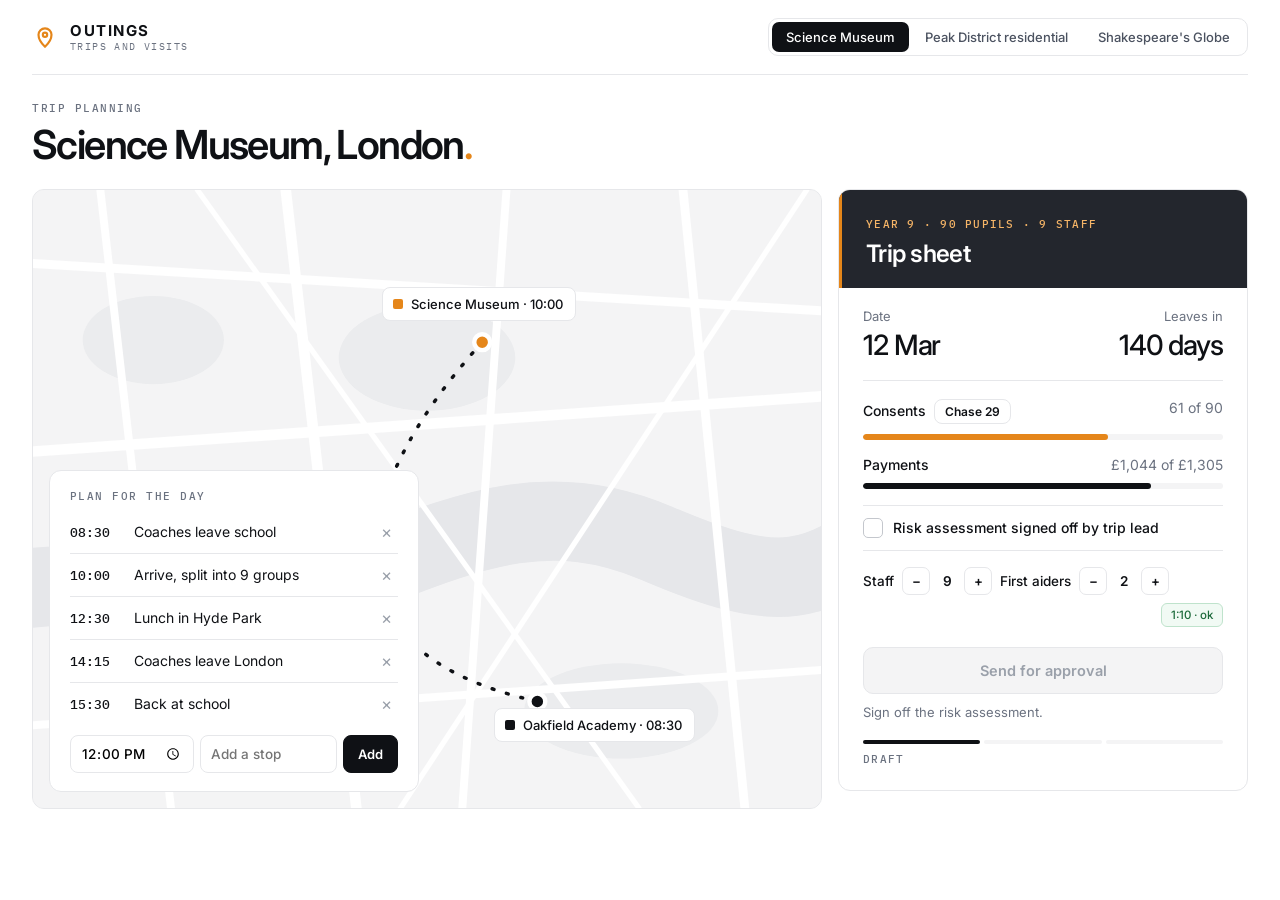
<file: prototypes/outings.html>
<!doctype html>
<html lang="en"><head><meta charset="utf-8"><meta name="viewport" content="width=device-width,initial-scale=1">
<title>Outings</title>
<link rel="stylesheet" href="https://fonts.googleapis.com/css2?family=Inter:wght@400;500;600;700&family=IBM+Plex+Mono:wght@400;500&display=swap">
<style>
:root{--bg:#fff;--fg:#0F1115;--mute:#6B7280;--line:#E6E7EA;--hover:#F4F4F5;--red:#E5861A;--f:'Inter',system-ui,sans-serif;--m:'IBM Plex Mono',ui-monospace,monospace;color-scheme:light}
*{box-sizing:border-box;margin:0}
html,body{overflow-x:clip}
body{background:var(--bg);color:var(--fg);font-family:var(--f);min-height:100vh}
button{font-family:var(--f);color:inherit}button:focus-visible,input:focus-visible{outline:2px solid var(--red);outline-offset:2px}
.wrap{max-width:1280px;margin:0 auto;padding:0 32px 44px}
.top{display:flex;align-items:center;justify-content:space-between;gap:16px;flex-wrap:wrap;padding:18px 0;border-bottom:1px solid var(--line)}
.logo{display:flex;gap:12px;align-items:center}.logo b{display:block;font:700 15px var(--f);letter-spacing:.1em}.logo small{display:block;font:400 10px var(--m);letter-spacing:.14em;color:var(--mute)}
.tr{display:inline-flex;flex-wrap:wrap;border:1px solid var(--line);border-radius:10px;padding:3px;gap:2px}
.tr button{border:0;background:none;border-radius:7px;padding:7px 14px;font:500 13px var(--f);cursor:pointer;color:#4B5260}
.tr button[aria-pressed=true]{background:var(--fg);color:#fff}
.eb{font:500 11px var(--m);letter-spacing:.14em;color:var(--mute);text-transform:uppercase}
.ttl{padding:26px 0 22px}.ttl h1{font:600 clamp(30px,4vw,40px)/1.1 var(--f);letter-spacing:-.04em;margin-top:8px}.ttl h1 span{color:var(--red)}
.g{display:grid;grid-template-columns:minmax(0,1fr) minmax(0,410px);gap:16px;align-items:start}
.mapc{position:relative;border:1px solid var(--line);border-radius:12px;overflow:hidden;background:var(--hover);min-height:620px}
.mapc svg{position:absolute;inset:0;width:100%;height:100%}
.pin{position:absolute;background:#fff;border:1px solid var(--line);border-radius:8px;padding:8px 12px 8px 10px;font:500 13px var(--f);display:flex;align-items:center;gap:8px;max-width:70%}
.pin i{flex:none;width:10px;height:10px;border-radius:2px;background:var(--fg)}.pin.o i{background:var(--red)}
.plan{position:absolute;left:16px;bottom:16px;width:min(370px,calc(100% - 32px));background:#fff;border:1px solid var(--line);border-radius:12px;padding:18px 20px}
.plan h3{font:500 10.5px var(--m);letter-spacing:.14em;text-transform:uppercase;color:var(--mute);margin-bottom:8px}
.s{display:grid;grid-template-columns:54px 1fr auto;gap:10px;padding:9px 0;font-size:14px;border-top:1px solid var(--line);align-items:center}
.s:first-of-type{border:0}.s b{font:500 12.5px var(--m);color:var(--fg)}
.s button{border:0;background:none;color:#9AA0AA;cursor:pointer;font-size:17px;padding:2px 6px;border-radius:6px}.s button:hover{color:var(--fg);background:var(--hover)}
.pa{display:flex;gap:6px;margin-top:10px}.pa input{min-width:0;flex:1;border:1px solid var(--line);border-radius:8px;padding:8px 10px;font:500 13.5px var(--f)}
.pa input[type=time]{flex:0 0 124px}.pa button{border:1px solid var(--fg);background:var(--fg);color:#fff;border-radius:8px;padding:8px 14px;font:600 13px var(--f);cursor:pointer}
.tk{border:1px solid var(--line);border-radius:12px;overflow:hidden}
.tk .h{background:#23262D;color:#fff;border-left:3px solid var(--red);padding:22px 24px 20px}
.tk .h small{font:500 10.5px var(--m);letter-spacing:.12em;text-transform:uppercase;color:#F6B567}
.tk .h h2{font:600 24px/1.15 var(--f);letter-spacing:-.03em;margin-top:8px}
.cut{display:none}
.tb{padding:20px 24px 24px}
.tm{display:grid;grid-template-columns:1fr 1fr;border-bottom:1px solid var(--line);padding-bottom:18px}
.tm div{font-size:13px;color:var(--mute)}.tm b{display:block;font:500 28px var(--f);color:var(--fg);letter-spacing:-.04em;margin-top:4px}
.pg{margin-top:18px;display:grid;gap:16px}
.pr{font-size:14px;font-weight:500}.pr span{float:right;color:var(--mute);font-weight:400}
.bar{height:6px;border-radius:4px;background:var(--hover);margin-top:10px;overflow:hidden}.bar i{display:block;height:100%;border-radius:4px;background:var(--fg);transition:width .6s}.bar.o i{background:var(--red)}
.chase{border:1px solid var(--line);background:#fff;border-radius:8px;padding:4px 10px;font:600 12px var(--f);cursor:pointer;margin-left:8px}.chase:disabled{opacity:.45;cursor:default}
.ck{display:flex;gap:10px;align-items:center;font:500 14px var(--f);cursor:pointer;padding:12px 0;border:0;border-top:1px solid var(--line);border-bottom:1px solid var(--line);background:none;text-align:left;width:100%}
.ck i{flex:none;width:20px;height:20px;border-radius:5px;border:1px solid #C4C7CD;color:#fff;font-style:normal;display:flex;align-items:center;justify-content:center;font-size:12px}
.ck[aria-pressed=true] i{background:var(--fg);border-color:var(--fg)}
.rt{display:flex;align-items:center;gap:8px;font-size:13.5px;font-weight:500;flex-wrap:wrap}
.rt button{width:28px;height:28px;border-radius:7px;border:1px solid var(--line);background:#fff;font-weight:600;cursor:pointer}
.rt output{min-width:18px;text-align:center;font-weight:600}
.rt .ok{margin-left:auto;font:500 11.5px var(--f);border-radius:6px;padding:4px 9px}.good{background:#F1FAF4;color:#1E6B3C;border:1px solid #BFE3CC}.bad{background:#FFF7EC;color:#B4630A;border:1px solid #F6D3A6}
.go{margin-top:20px;display:block;width:100%;background:var(--fg);color:#fff;text-align:center;font:600 14.5px var(--f);padding:14px;border-radius:10px;border:1px solid var(--fg);cursor:pointer}
.go:disabled{background:var(--hover);border-color:var(--line);color:#9AA0AA;cursor:not-allowed}
.hint{margin-top:10px;font-size:13px;color:var(--mute);min-height:20px}
.stp{margin-top:16px;display:flex;gap:4px}.stp span{flex:1;height:4px;border-radius:2px;background:var(--hover)}.stp span.on{background:var(--fg)}
.stl{margin-top:8px;font:500 10.5px var(--m);letter-spacing:.12em;text-transform:uppercase;color:var(--mute)}
@media (max-width:960px){.g{grid-template-columns:1fr}.wrap{padding:0 16px 36px}.mapc{min-height:600px}}
@media (prefers-reduced-motion:reduce){*{transition:none!important}}
</style></head><body>
<div class="wrap">
<div class="top"><div class="logo"><svg width="26" height="26" viewBox="0 0 24 24" fill="none" stroke="#E5861A" stroke-width="2" stroke-linecap="round" stroke-linejoin="round"><path d="M12 21s-6-5.5-6-11a6 6 0 0 1 12 0c0 5.5-6 11-6 11z"/><circle cx="12" cy="10" r="2"/></svg><div><b>OUTINGS</b><small>TRIPS AND VISITS</small></div></div><div class="tr" id="tr" role="group" aria-label="Choose a trip"></div></div>
<div class="ttl"><div class="eb">Trip planning</div><h1 id="tt"></h1></div><div class="g"><div class="mapc" id="mapc"></div><div class="tk" id="tk"></div></div></div>
<script>
(function(){
var TRIPS=[
{id:'sm',name:'Science Museum, London',grp:'Year 9',pupils:90,staff:9,date:'12 Mar',days:140,cost:14.5,cons:61,pay:72,dest:'Science Museum · 10:00',from:'Oakfield Academy · 08:30',
 plan:[['08:30','Coaches leave school'],['10:00','Arrive, split into 9 groups'],['12:30','Lunch in Hyde Park'],['14:15','Coaches leave London'],['15:30','Back at school']],ras:false,fa:2},
{id:'ph',name:'Peak District residential',grp:'Year 7',pupils:120,staff:10,date:'18 May',days:207,cost:186,cons:84,pay:61,dest:'Peak District centre · 13:00',from:'Oakfield Academy · 08:00',
 plan:[['08:00','Coaches leave school'],['13:00','Arrive and settle in'],['14:30','Orienteering in groups'],['18:00','Dinner and evening activity'],['21:30','Lights out']],ras:false,fa:1},
{id:'gl',name:'Shakespeare\'s Globe',grp:'Year 10',pupils:60,staff:6,date:'4 Nov',days:12,cost:22,cons:54,pay:51,dest:'Shakespeare\'s Globe · 13:30',from:'Oakfield Academy · 10:15',
 plan:[['10:15','Train from Bishop\'s Stortford'],['12:00','Lunch on the South Bank'],['13:30','Workshop and tour'],['16:00','Matinee performance'],['18:45','Back at school']],ras:true,fa:3}];
var S={};TRIPS.forEach(function(t){S[t.id]={cons:t.cons,pay:t.pay,chased:false,ras:t.ras,staff:t.staff,fa:t.fa,plan:t.plan.map(function(x){return x.slice()}),stage:0,msg:''}});
var cur=0;
function esc(s){return String(s).replace(/[&<>"]/g,function(c){return{'&':'&amp;','<':'&lt;','>':'&gt;','"':'&quot;'}[c]})}
function money(n){return '£'+n.toLocaleString('en-GB',{minimumFractionDigits:n%1?2:0,maximumFractionDigits:2})}
function fmtDays(t){return t.days+' days'}
function ratioOk(t,s){return t.pupils/s.staff<=10&&s.fa>=2}
function draw(){
 var t=TRIPS[cur],s=S[t.id];
 var tr=document.getElementById('tr');tr.innerHTML='';
 TRIPS.forEach(function(x,i){var b=document.createElement('button');b.type='button';b.textContent=x.name.split(',')[0].split(' ').slice(0,3).join(' ');b.setAttribute('aria-pressed',i===cur);b.onclick=function(){cur=i;draw()};tr.appendChild(b)});
 // map
 var k=cur;var ax=[1000,960,1040][k],ay=[840,800,860][k],bx=[900,980,820][k],by=[250,200,330][k];
 document.getElementById('tt').innerHTML=esc(t.name)+'<span>.</span>';var mp=document.getElementById('mapc');
 mp.innerHTML='<svg viewBox="0 0 1000 700" preserveAspectRatio="xMidYMid slice" fill="none" aria-hidden="true"><rect width="1000" height="700" fill="#F4F4F5"/><path d="M-20 470 C 120 410 240 500 380 450 S 620 340 760 400 S 940 450 1040 370" stroke="#E6E7EA" stroke-width="90" stroke-linecap="round"/><ellipse cx="500" cy="190" rx="100" ry="60" fill="#EBECEE"/><ellipse cx="190" cy="170" rx="80" ry="50" fill="#EBECEE"/><ellipse cx="720" cy="590" rx="110" ry="54" fill="#EBECEE"/><g stroke="#fff" stroke-linecap="round"><path d="M0 80 L1000 140" stroke-width="10"/><path d="M0 300 L1000 230" stroke-width="12"/><path d="M0 610 L1000 540" stroke-width="9"/><path d="M130 0 L210 700" stroke-width="9"/><path d="M340 0 L420 700" stroke-width="12"/><path d="M590 0 L540 700" stroke-width="9"/><path d="M790 0 L860 700" stroke-width="10"/><path d="M240 0 L740 700" stroke-width="6"/><path d="M930 0 L470 700" stroke-width="6"/></g><path id="rt" d="M'+(ax/1.6)+' '+(ay/1.45)+' C 360 520 420 330 '+(bx/1.6)+' '+(by/1.45)+'" stroke="#0F1115" stroke-width="4" stroke-dasharray="2 15" stroke-linecap="round"/><circle cx="'+(ax/1.6)+'" cy="'+(ay/1.45)+'" r="9" fill="#0F1115" stroke="#fff" stroke-width="5"/><circle cx="'+(bx/1.6)+'" cy="'+(by/1.45)+'" r="9" fill="#E5861A" stroke="#fff" stroke-width="5"/></svg>'+
 '<div class="pin" style="left:'+(ax/1.6/10-4)+'%;top:'+(ay/1.45/7+1)+'%"><i></i>'+esc(t.from)+'</div><div class="pin o" style="left:'+(bx/1.6/10-12)+'%;top:'+(by/1.45/7-9)+'%"><i></i>'+esc(t.dest)+'</div>'+
 '<div class="plan"><h3>Plan for the day</h3>'+s.plan.map(function(p,i){return'<div class="s"><b>'+esc(p[0])+'</b><span>'+esc(p[1])+'</span><button type="button" data-rm="'+i+'" aria-label="Remove '+esc(p[1])+'">×</button></div>'}).join('')+'<div class="pa"><input type="time" id="pt" value="12:00" aria-label="Time"><input id="px" placeholder="Add a stop" aria-label="New stop"><button type="button" id="pb">Add</button></div></div>';
 mp.querySelectorAll('[data-rm]').forEach(function(b){b.onclick=function(){s.plan.splice(+b.dataset.rm,1);draw()}});
 var add=function(){var v=document.getElementById('px').value.trim(),tm=document.getElementById('pt').value;if(!v||!tm)return;s.plan.push([tm,v]);s.plan.sort(function(a,b){return a[0]<b[0]?-1:1});draw()};
 document.getElementById('pb').onclick=add;document.getElementById('px').onkeydown=function(e){if(e.key==='Enter')add()};
 // ticket
 var rok=ratioOk(t,s),ready=s.ras&&rok&&s.cons>=t.pupils*0.9&&false;
 var allIn=s.cons>=t.pupils;
 var gate=s.ras&&rok;
 var tk=document.getElementById('tk');
 var steps=['Draft','Awaiting head','Approved'];
 tk.innerHTML='<div class="h"><small>'+t.grp+' · '+t.pupils+' pupils · '+s.staff+' staff</small><h2>Trip sheet</h2></div><div class="cut"></div><div class="tb">'+
 '<div class="tm"><div>Date<b>'+esc(t.date)+'</b></div><div style="text-align:right">Leaves in<b>'+fmtDays(t)+'</b></div></div><div class="pg">'+
 '<div class="pr">Consents<span>'+s.cons+' of '+t.pupils+'</span><button type="button" class="chase" id="cc" '+(s.chased||allIn?'disabled':'')+'>'+(allIn?'All in':s.chased?'Chased':'Chase '+(t.pupils-s.cons))+'</button><div class="bar o"><i style="width:'+Math.round(s.cons/t.pupils*100)+'%"></i></div></div>'+
 '<div class="pr">Payments<span>'+money(s.pay*t.cost)+' of '+money(t.pupils*t.cost)+'</span><div class="bar"><i style="width:'+Math.round(s.pay/t.pupils*100)+'%"></i></div></div>'+
 '<button type="button" class="ck" id="ras" aria-pressed="'+s.ras+'"><i>'+(s.ras?'✓':'')+'</i>Risk assessment signed off by trip lead</button>'+
 '<div class="rt"><span>Staff</span><button type="button" id="sm" aria-label="Fewer staff">−</button><output>'+s.staff+'</output><button type="button" id="sp" aria-label="More staff">+</button><span>First aiders</span><button type="button" id="fm" aria-label="Fewer first aiders">−</button><output>'+s.fa+'</output><button type="button" id="fp" aria-label="More first aiders">+</button><span class="ok '+(rok?'good':'bad')+'">1:'+Math.round(t.pupils/s.staff*10)/10+(rok?' · ok':' · needs more staff')+'</span></div></div>'+
 '<button class="go" id="go" '+(gate&&s.stage===0?'':'disabled')+'>'+(s.stage===0?'Send for approval':s.stage===1?'Waiting for the headteacher':'Approved')+'</button><div class="hint">'+(s.stage===0?(gate?'Everything needed is in place.':(s.ras?'':'Sign off the risk assessment. ')+(rok?'':'Staffing must be 1:10 or better with two first aiders.')):s.msg)+'</div>'+
 (s.stage===1?'<button type="button" class="chase" id="ap" style="margin:10px 0 0">Approve as headteacher</button>':'')+'<div class="stp">'+steps.map(function(x,i){return'<span class="'+(i<=s.stage?'on':'')+'"></span>'}).join('')+'</div><div class="stl">'+steps[s.stage]+'</div></div>';
 document.getElementById('cc').onclick=function(){s.chased=true;s.msg='';var n=0;draw();setTimeout(function(){var add=Math.min(t.pupils-s.cons,Math.round((t.pupils-s.cons)*0.35));s.cons+=add;s.chased=false;draw();var cc=document.getElementById('cc');},1400)};
 document.getElementById('ras').onclick=function(){s.ras=!s.ras;draw()};
 document.getElementById('sm').onclick=function(){s.staff=Math.max(1,s.staff-1);draw()};document.getElementById('sp').onclick=function(){s.staff=Math.min(30,s.staff+1);draw()};
 document.getElementById('fm').onclick=function(){s.fa=Math.max(0,s.fa-1);draw()};document.getElementById('fp').onclick=function(){s.fa=Math.min(10,s.fa+1);draw()};
 document.getElementById('go').onclick=function(){s.stage=1;s.msg='Sent to the headteacher for sign-off.';draw()};
 var ap=document.getElementById('ap');if(ap)ap.onclick=function(){s.stage=2;s.msg='Approved by the headteacher. Consent letters can now go to families.';draw()};
}
draw();
})();
</script></body></html>
</file>
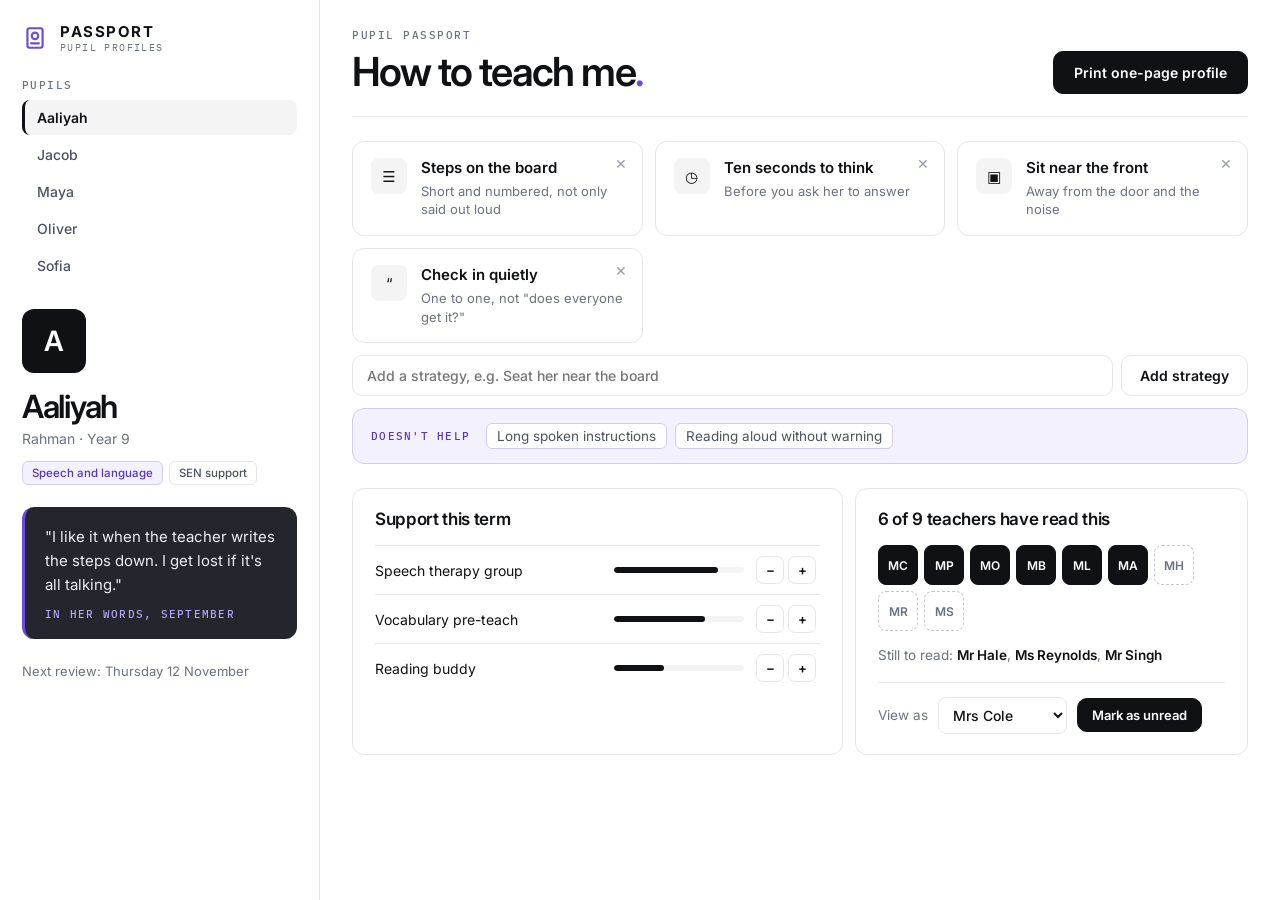
<file: prototypes/passport.html>
<!doctype html>
<html lang="en"><head><meta charset="utf-8"><meta name="viewport" content="width=device-width,initial-scale=1">
<title>Passport</title>
<link rel="stylesheet" href="https://fonts.googleapis.com/css2?family=Inter:wght@400;500;600;700&family=IBM+Plex+Mono:wght@400;500&display=swap">
<style>
:root{--bg:#fff;--fg:#0F1115;--mute:#6B7280;--line:#E6E7EA;--hover:#F4F4F5;--red:#6E4AE0;--f:'Inter',system-ui,sans-serif;--m:'IBM Plex Mono',ui-monospace,monospace;color-scheme:light}
*{box-sizing:border-box;margin:0}
html,body{overflow-x:clip}
body{background:var(--bg);color:var(--fg);font-family:var(--f);min-height:100vh}
button{font-family:var(--f);color:inherit}button:focus-visible,input:focus-visible,select:focus-visible{outline:2px solid var(--red);outline-offset:2px}
.app{display:grid;grid-template-columns:320px minmax(0,1fr);min-height:100vh;max-width:1500px;margin:0 auto}
.l{border-right:1px solid var(--line);padding:22px 22px 32px;display:flex;flex-direction:column}
.logo{display:flex;gap:12px;align-items:center}.logo b{display:block;font:700 15px var(--f);letter-spacing:.1em}.logo small{display:block;font:400 10px var(--m);letter-spacing:.14em;color:var(--mute)}
.lh{font:500 10.5px var(--m);letter-spacing:.14em;text-transform:uppercase;color:var(--mute);margin:24px 0 8px}
.pl{display:flex;flex-direction:column;gap:2px}
.pl button{text-align:left;border:0;border-left:3px solid transparent;background:none;border-radius:8px;padding:9px 12px;font:500 14px var(--f);cursor:pointer;color:#4B5260}
.pl button[aria-pressed=true]{background:var(--hover);color:var(--fg);font-weight:600;border-left-color:var(--fg)}
.av{width:64px;height:64px;border-radius:12px;background:var(--fg);color:#fff;font:600 28px var(--f);display:flex;align-items:center;justify-content:center;margin-top:26px}
h1{font:600 32px/1.1 var(--f);letter-spacing:-.04em;margin-top:16px}h1 span{color:var(--red)}
.sn{font-size:14px;color:var(--mute);margin-top:6px}
.pills{display:flex;gap:6px;flex-wrap:wrap;margin-top:14px}
.pill{border:1px solid var(--line);border-radius:6px;padding:4px 9px;font:500 11.5px var(--f);color:#4B5260}.pill.f{border-color:#D5CBF8;color:#5634C4;background:#F4F1FE}
.q{margin-top:22px;background:#23262D;color:#ECEEF1;border-left:3px solid var(--red);border-radius:12px;padding:18px 20px;font-size:15px;line-height:1.6}
.q small{display:block;margin-top:10px;font:500 10.5px var(--m);letter-spacing:.12em;text-transform:uppercase;color:#B6A4F5}
.rev{margin-top:auto;padding-top:24px;font-size:13px;color:var(--mute)}
.r{padding:28px 32px 48px;min-width:0}
.eb{font:500 11px var(--m);letter-spacing:.14em;color:var(--mute);text-transform:uppercase}
.hd{display:flex;justify-content:space-between;align-items:flex-end;gap:14px;flex-wrap:wrap;padding-bottom:22px;border-bottom:1px solid var(--line)}
.hd h2{font:600 clamp(30px,4vw,40px)/1.1 var(--f);letter-spacing:-.04em;margin-top:8px}.hd h2 span{color:var(--red)}
.btn{background:var(--fg);color:#fff;border:1px solid var(--fg);border-radius:10px;padding:12px 20px;font:600 14px var(--f);cursor:pointer}
.tiles{display:grid;grid-template-columns:repeat(auto-fill,minmax(260px,1fr));gap:12px;margin-top:24px}
.t{border:1px solid var(--line);border-radius:12px;padding:16px 18px;display:flex;gap:14px;align-items:flex-start;position:relative}
.ic{flex:none;width:36px;height:36px;border-radius:8px;background:var(--hover);display:flex;align-items:center;justify-content:center;font-size:15px;color:var(--fg)}
.t b{font:600 15px var(--f);display:block;line-height:1.3;padding-right:18px}.t span{font-size:13px;color:var(--mute);display:block;margin-top:4px;line-height:1.45}
.x{position:absolute;top:8px;right:8px;border:0;background:none;color:#9AA0AA;font-size:18px;cursor:pointer;line-height:1;padding:4px 7px;border-radius:6px}.x:hover{color:var(--fg);background:var(--hover)}
.no{margin-top:12px;border:1px solid #D5CBF8;background:#F4F1FE;border-radius:12px;padding:14px 18px;display:flex;gap:8px;align-items:center;font-size:13.5px;flex-wrap:wrap}
.no h6{font:500 10.5px var(--m);letter-spacing:.12em;text-transform:uppercase;color:#5634C4;margin-right:8px}
.no span{background:#fff;border:1px solid #D5CBF8;border-radius:6px;padding:4px 10px;color:#4B5260}
.add{margin-top:12px;display:flex;gap:8px;flex-wrap:wrap}
.add input{flex:1 1 220px;min-width:0;border:1px solid var(--line);background:#fff;border-radius:10px;padding:11px 14px;font:500 14px var(--f);color:var(--fg)}
.add button{border:1px solid var(--line);background:#fff;border-radius:10px;padding:11px 18px;font:600 14px var(--f);cursor:pointer}
.sup{display:grid;grid-template-columns:minmax(0,1.25fr) minmax(0,1fr);gap:12px;margin-top:24px}
.card{border:1px solid var(--line);border-radius:12px;padding:20px 22px}
.card h3{font:600 17px var(--f);letter-spacing:-.02em;margin-bottom:16px}
.pr{display:grid;grid-template-columns:minmax(0,1fr) 130px 64px;gap:12px;align-items:center;font-size:14px;padding:10px 0;border-top:1px solid var(--line)}
.bar{height:6px;background:var(--hover);border-radius:4px;overflow:hidden}.bar i{display:block;height:100%;background:var(--fg);border-radius:4px;transition:width .3s}
.st{display:flex;gap:4px}.st button{width:28px;height:28px;border-radius:7px;border:1px solid var(--line);background:#fff;font-weight:600;cursor:pointer;line-height:1}
.rd{display:flex;gap:6px;flex-wrap:wrap}
.rd button{width:40px;height:40px;border-radius:8px;background:var(--fg);color:#fff;border:1px solid var(--fg);font:600 12px var(--f);cursor:pointer}
.rd button.n{background:#fff;border:1px dashed #C4C7CD;color:var(--mute)}
.rdt{margin-top:14px;font-size:13.5px;color:var(--mute);line-height:1.5}.rdt b{color:var(--fg);font-weight:600}
.vw{display:flex;align-items:center;gap:10px;margin-top:16px;padding-top:14px;border-top:1px solid var(--line);font-size:13.5px;color:var(--mute);flex-wrap:wrap}
.vw select{font:500 14px var(--f);border:1px solid var(--line);background:#fff;border-radius:8px;padding:8px 10px;color:var(--fg)}
.toast{margin-top:14px;font-size:14px;color:#1E6B3C;min-height:22px}
@media (max-width:900px){.app{grid-template-columns:1fr}.l{border-right:0;border-bottom:1px solid var(--line)}.pl{flex-direction:row;flex-wrap:wrap}.r{padding:24px 16px 40px}.sup{grid-template-columns:1fr}.pr{grid-template-columns:minmax(0,1fr) 90px 64px}}
@media print{.l .pl,.lh,.logo,.btn,.add,.vw,.x,.st,.toast,.rd,.rdt{display:none!important}.app{display:block}.l{border:0}.q{background:#f2f2f2;color:#000}}
</style></head><body>
<div class="app">
<aside class="l"><div class="logo"><svg width="26" height="26" viewBox="0 0 24 24" fill="none" stroke="#6E4AE0" stroke-width="2" stroke-linecap="round" stroke-linejoin="round"><rect x="5" y="3" width="14" height="18" rx="2"/><circle cx="12" cy="10" r="3"/><path d="M8.5 17h7"/></svg><div><b>PASSPORT</b><small>PUPIL PROFILES</small></div></div><div class="lh">Pupils</div><div class="pl" id="pl" role="group" aria-label="Choose a pupil"></div><div id="who"></div></aside>
<main class="r" id="main"></main></div>
<script>
(function(){
var staff=['Mrs Cole','Mr Patel','Ms Ortiz','Mr Brown','Mrs Lee','Ms Adeyemi','Mr Hale','Ms Reynolds','Mr Singh'];
var I={list:'☰',time:'◷',front:'▣',chat:'“',eye:'◉',book:'▤',ear:'◐',voice:'♪',clock:'◔',hand:'+'};
var P=[
{id:'a',f:'Aaliyah',s:'Rahman',yr:'Year 9',tags:['Speech and language','SEN support'],q:'"I like it when the teacher writes the steps down. I get lost if it\'s all talking."',qs:'In her words, September',rev:'Thursday 12 November',
 st:[['list','Steps on the board','Short and numbered, not only said out loud'],['time','Ten seconds to think','Before you ask her to answer'],['front','Sit near the front','Away from the door and the noise'],['chat','Check in quietly','One to one, not "does everyone get it?"']],
 no:['Long spoken instructions','Reading aloud without warning'],sup:[['Speech therapy group',80],['Vocabulary pre-teach',70],['Reading buddy',38]],read:[0,1,2,3,4,5]},
{id:'j',f:'Jacob',s:'Okafor',yr:'Year 8',tags:['ADHD','SEN support'],q:'"If I can move a bit and know what\'s coming next, I can focus."',qs:'In his words, October',rev:'Monday 30 November',
 st:[['clock','Show the lesson plan','Three chunks on the board with timings'],['hand','Give him a job','Hand out books or wipe the board'],['front','Seat him with a calm partner','Not next to the window'],['chat','Quiet reset signal','Agreed card on his desk, no public reminders']],
 no:['Waiting with nothing to do','Public reprimands'],sup:[['Break card',90],['Check-in with form tutor',60],['Homework club',45]],read:[1,2,4,7]},
{id:'m',f:'Maya',s:'Kowalczyk',yr:'Year 10',tags:['Dyslexia','Exam access arrangements'],q:'"Reading is slow, not hard. Give me the time and I get there."',qs:'In her words, September',rev:'Friday 4 December',
 st:[['book','Print on cream paper','Sans serif, size 14 or larger'],['time','Extra time, always','25% in class tests, as in exams'],['voice','Read the question aloud','If she asks, without fuss'],['list','Key words listed first','Subject vocabulary at the start of a topic']],
 no:['Copying long text from the board','Reading aloud cold'],sup:[['Reading intervention',55],['Laptop for extended writing',100],['Spelling strategies',40]],read:[0,3,5,6,7,8]},
{id:'o',f:'Oliver',s:'Grant',yr:'Year 7',tags:['Autism','EHCP'],q:'"Tell me if something is going to change. I don\'t like surprises."',qs:'In his words, October',rev:'Wednesday 18 November',
 st:[['clock','Warn about changes','Before lessons, not during them'],['list','Clear, literal language','Say exactly what you mean'],['front','A quiet place to go','Library pass for unstructured times'],['eye','No forced eye contact','He listens even when looking away']],
 no:['Sarcasm and idioms','Sudden seat changes'],sup:[['Social skills group',65],['Lunchtime club',85],['Key adult check-in',75]],read:[2,3,6]},
{id:'s',f:'Sofia',s:'Marin',yr:'Year 9',tags:['Hearing impairment'],q:'"I need to see your face when you talk."',qs:'In her words, September',rev:'Thursday 26 November',
 st:[['front','Front, left side','Her better ear faces the room'],['voice','Face the class when speaking','No talking while writing on the board'],['list','Captions on every video','Always on, before it starts'],['ear','Repeat pupil answers','She cannot hear questions from the back']],
 no:['Group talk in noisy rooms','Instructions given while walking'],sup:[['Teacher of the deaf visit',70],['Radio aid check',100],['Peer note-taker',50]],read:[0,1,2,3,4,5,6,7,8]}];
var cur=0,viewer=0,toast='';
var state=P.map(function(p){return{st:p.st.map(function(x){return x.slice()}),sup:p.sup.map(function(x){return x.slice()}),read:p.read.slice()}});
function esc(s){return String(s).replace(/[&<>"]/g,function(c){return{'&':'&amp;','<':'&lt;','>':'&gt;','"':'&quot;'}[c]})}
function draw(){
 var p=P[cur],s=state[cur];
 var pl=document.getElementById('pl');pl.innerHTML='';
 P.forEach(function(q,i){var b=document.createElement('button');b.type='button';b.textContent=q.f;b.setAttribute('aria-pressed',i===cur);b.onclick=function(){cur=i;toast='';draw()};pl.appendChild(b)});
 document.getElementById('who').innerHTML='<div class="av" aria-hidden="true">'+p.f[0]+'</div><h1>'+p.f+'</h1><div class="sn">'+p.s+' · '+p.yr+'</div><div class="pills">'+p.tags.map(function(t,i){return'<div class="pill'+(i?'':' f')+'">'+esc(t)+'</div>'}).join('')+'</div><div class="q">'+esc(p.q)+'<small>'+esc(p.qs)+'</small></div><div class="rev">Next review: '+p.rev+'</div>';
 var m=document.getElementById('main');
 var h='<div class="hd"><div><div class="eb">Pupil passport</div><h2>How to teach me<span>.</span></h2></div><button class="btn" id="pr" type="button">Print one-page profile</button></div><div class="tiles">';
 s.st.forEach(function(x,i){h+='<div class="t"><div class="ic" aria-hidden="true">'+(I[x[0]]||'●')+'</div><div><b>'+esc(x[1])+'</b><span>'+esc(x[2])+'</span></div><button class="x" type="button" data-rm="'+i+'" aria-label="Remove '+esc(x[1])+'">×</button></div>'});
 h+='</div><div class="add"><input id="ni" placeholder="Add a strategy, e.g. Seat her near the board" aria-label="New strategy"><button id="na" type="button">Add strategy</button></div>';
 h+='<div class="no"><h6>Doesn\'t help</h6>'+p.no.map(function(n){return'<span>'+esc(n)+'</span>'}).join('')+'</div>';
 h+='<div class="sup"><div class="card"><h3>Support this term</h3>'+s.sup.map(function(x,i){return'<div class="pr"><span>'+esc(x[0])+'</span><div class="bar" role="progressbar" aria-valuenow="'+x[1]+'" aria-valuemin="0" aria-valuemax="100"><i style="width:'+x[1]+'%"></i></div><div class="st"><button type="button" data-d="-10,'+i+'" aria-label="Less for '+esc(x[0])+'">−</button><button type="button" data-d="10,'+i+'" aria-label="More for '+esc(x[0])+'">+</button></div></div>'}).join('')+'</div>';
 var n=s.read.length;
 h+='<div class="card"><h3>'+n+' of '+staff.length+' teachers have read this</h3><div class="rd">'+staff.map(function(t,i){var r=s.read.indexOf(i)>-1;return'<button type="button" class="'+(r?'':'n')+'" data-r="'+i+'" title="'+t+(r?' has read':' has not read')+'" aria-pressed="'+r+'">'+t.split(' ').map(function(w){return w[0]}).join('')+'</button>'}).join('')+'</div>';
 var un=staff.filter(function(t,i){return s.read.indexOf(i)<0});
 h+='<div class="rdt">'+(un.length?'Still to read: '+un.map(function(t){return'<b>'+t+'</b>'}).join(', '):'Everyone who teaches '+p.f+' has read this.')+'</div>';
 h+='<div class="vw">View as <select id="vs" aria-label="View as teacher">'+staff.map(function(t,i){return'<option value="'+i+'"'+(i===viewer?' selected':'')+'>'+t+'</option>'}).join('')+'</select><button class="btn" id="mr" type="button" style="padding:8px 14px;font-size:13px">'+(s.read.indexOf(viewer)>-1?'Mark as unread':'Mark as read')+'</button></div></div></div><div class="toast" role="status">'+toast+'</div>';
 m.innerHTML=h;
 m.querySelectorAll('[data-rm]').forEach(function(b){b.onclick=function(){s.st.splice(+b.dataset.rm,1);draw()}});
 m.querySelectorAll('[data-d]').forEach(function(b){b.onclick=function(){var a=b.dataset.d.split(',');var x=s.sup[+a[1]];x[1]=Math.max(0,Math.min(100,x[1]+ +a[0]));draw()}});
 m.querySelectorAll('[data-r]').forEach(function(b){b.onclick=function(){tog(+b.dataset.r)}});
 document.getElementById('vs').onchange=function(e){viewer=+e.target.value;draw()};
 document.getElementById('mr').onclick=function(){tog(viewer)};
 document.getElementById('pr').onclick=function(){window.print()};
 var add=function(){var v=document.getElementById('ni').value.trim();if(!v)return;s.st.push(['hand',v,'Added just now']);toast='Added to '+p.f+'\'s profile. '+staff.length-0+' teachers will see it.';toast='Added to '+p.f+'\'s profile.';draw()};
 document.getElementById('na').onclick=add;document.getElementById('ni').onkeydown=function(e){if(e.key==='Enter')add()}}
function tog(i){var s=state[cur],k=s.read.indexOf(i);if(k>-1)s.read.splice(k,1);else s.read.push(i);toast=staff[i]+(k>-1?' marked as not read.':' has read the profile.');draw()}
draw();
})();
</script></body></html>
</file>
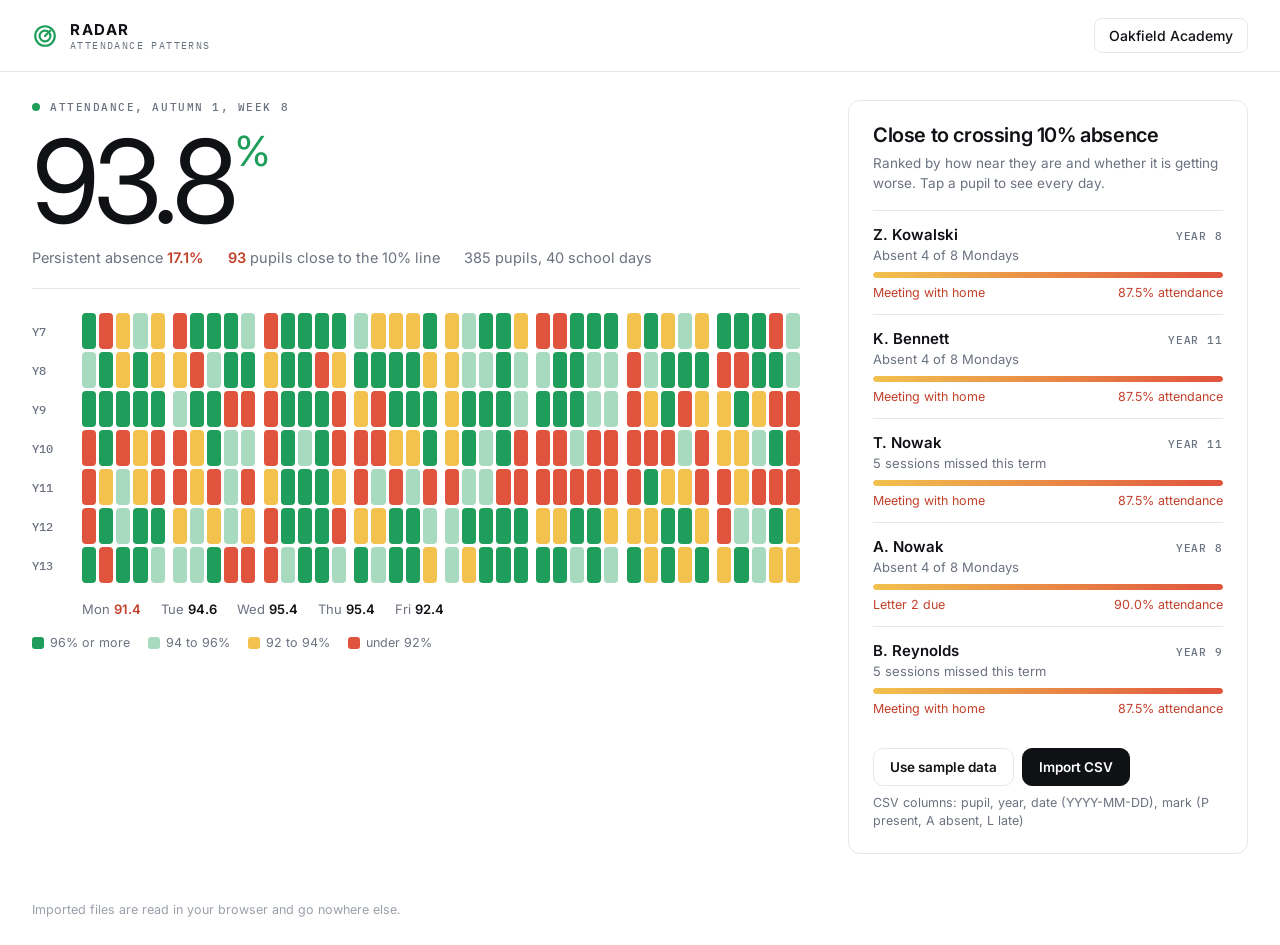
<file: prototypes/radar.html>
<!doctype html><html lang="en"><head><meta charset="utf-8"><meta name="viewport" content="width=device-width,initial-scale=1,viewport-fit=cover"><title>Radar</title></head><body>
<link rel="stylesheet" href="https://fonts.googleapis.com/css2?family=Inter:wght@400;500;600;700&family=IBM+Plex+Mono:wght@400;500&display=swap">
<style>
:root{--bg:#fff;--fg:#0F1115;--mute:#6B7280;--line:#E6E7EA;--hover:#F4F4F5;--acc:#1E9E5A;--accd:#157443;--acct:#EFF8F2;--accb:#BFE3CF;--red:#C2412B;--redt:#FFF5F3;--redb:#F0C4BB;--ok:#1E6B3C;--okt:#F1FAF4;--okb:#BFE3CC;--f:'Inter',system-ui,sans-serif;--m:'IBM Plex Mono',ui-monospace,monospace;color-scheme:light;*{box-sizing:border-box}
html,body{background:var(--bg);overflow-x:clip}
body{margin:0;color:var(--fg);font-family:var(--f)}
.hb{max-width:1500px;margin:0 auto;padding:0 32px;display:flex;align-items:center;justify-content:space-between;gap:16px;height:72px;border-bottom:1px solid var(--line)}
.logo{display:flex;gap:12px;align-items:center}.logo b{display:block;font:700 15px var(--f);letter-spacing:.1em}.logo small{display:block;font:400 10px var(--m);letter-spacing:.14em;color:var(--mute)}
.hb .sch{border:1px solid var(--line);border-radius:8px;padding:8px 14px;font:500 14px var(--f)}
.eb{font:500 11px var(--m);letter-spacing:.14em;color:var(--mute);text-transform:uppercase}
.ttl{font:600 clamp(30px,4vw,40px)/1.1 var(--f);letter-spacing:-.04em;margin:8px 0 0}.ttl span{color:var(--acc)}
--c0:#1E9E5A;--c1:#A7DABE;--c2:#F2C14E;--c3:#E0533D;--warn:#C2412B;--soft:#4B5260}
:root{--c0:#1E9E5A;--c1:#A7DABE;--c2:#F2C14E;--c3:#E0533D;--warn:#C2412B;--soft:#4B5260}
.page{max-width:1500px;margin:0 auto;display:grid;grid-template-columns:minmax(0,1fr) 400px;gap:48px;padding:28px 32px 28px}
@media (max-width:1000px){.page{grid-template-columns:1fr;gap:32px;padding:24px 16px}.hb{padding:0 16px}}
.lab{font:500 11px var(--m);letter-spacing:.14em;text-transform:uppercase;color:var(--mute);display:flex;align-items:center;gap:10px}
.lab i{width:8px;height:8px;border-radius:50%;background:var(--acc)}
.big{font:400 clamp(72px,9vw,120px)/1 var(--f);letter-spacing:-.05em;color:var(--fg);margin-top:10px;white-space:nowrap}
.big sup{font-size:.36em;letter-spacing:-.02em;color:var(--acc);vertical-align:top;position:relative;top:.18em;margin-left:.04em}
.delta{display:flex;flex-wrap:wrap;gap:8px 24px;font-size:14.5px;color:var(--mute);margin-top:10px;padding-bottom:22px;border-bottom:1px solid var(--line)}
.delta b{color:var(--accd);font-weight:600}.delta b.r{color:var(--red)}
.heatwrap{overflow-x:auto;margin-top:24px;padding-bottom:6px}
.heat{display:grid;grid-template-columns:40px auto;gap:0 10px;min-width:680px}
.yl{display:grid;grid-auto-rows:36px;gap:3px;font:500 12px var(--m);color:var(--mute);align-items:center}
.grid{display:flex;gap:8px}
.wk{display:grid;grid-template-columns:repeat(5,1fr);grid-auto-rows:36px;gap:3px;flex:1}
.c{border-radius:4px;min-width:12px}
.c.e{background:var(--hover)}
.days{display:flex;margin:12px 0 0 50px;font-size:13px;color:var(--mute);gap:20px;flex-wrap:wrap}
.days b{color:var(--fg);font-weight:600}.days .low b{color:var(--red)}
.leg{display:flex;gap:18px;flex-wrap:wrap;font-size:12.5px;color:var(--mute);margin-top:18px;align-items:center}
.leg i{display:inline-block;width:12px;height:12px;border-radius:3px;margin-right:6px;vertical-align:-2px}
.side{border:1px solid var(--line);border-radius:12px;padding:22px 24px;align-self:start}
.side h2{font:600 20px/1.2 var(--f);letter-spacing:-.02em;margin:0 0 6px}
.side .s{font-size:13.5px;color:var(--mute);margin:0 0 16px;line-height:1.5}
.pu{padding:14px 0;border-top:1px solid var(--line);cursor:pointer}
.pu:focus-visible{outline:2px solid var(--acc);outline-offset:2px}
.pu .n{display:flex;justify-content:space-between;align-items:baseline;font-size:15px;font-weight:600}
.pu .n span{font:500 11px var(--m);letter-spacing:.08em;color:var(--mute);text-transform:uppercase}
.pu .pt{font-size:13px;color:var(--mute);margin:3px 0 9px}
.b{height:6px;border-radius:4px;background:var(--hover);overflow:hidden}.b i{display:block;height:100%;border-radius:4px;background:linear-gradient(90deg,var(--c2),var(--c3))}
.pu .r{font-size:12.5px;color:var(--red);margin-top:7px;display:flex;justify-content:space-between}
.strip{display:none;gap:2px;margin-top:10px;flex-wrap:wrap}.pu.open .strip{display:flex}
.strip i{width:10px;height:16px;border-radius:2px;display:block}
.tools{display:flex;gap:8px;flex-wrap:wrap;align-items:center;margin-top:18px;font-size:12.5px;color:var(--mute)}
.btn{font:600 13.5px var(--f);color:#fff;background:var(--fg);border:1px solid var(--fg);border-radius:10px;padding:10px 16px;cursor:pointer}
.btn.g{background:#fff;color:var(--fg);border:1px solid var(--line)}
.btn:focus-visible{outline:2px solid var(--acc);outline-offset:2px}
.msg{color:var(--mute);font-size:12.5px;width:100%;line-height:1.5}
.foot{grid-column:1/-1;font-size:12.5px;color:#9AA0AA}
.page>div{min-width:0}
</style>
<div class="hb"><div class="logo"><svg width="26" height="26" viewBox="0 0 24 24" fill="none" stroke="#1E9E5A" stroke-width="2" stroke-linecap="round" stroke-linejoin="round"><circle cx="12" cy="12" r="9"/><circle cx="12" cy="12" r="5"/><path d="M12 12l5-5"/></svg><div><b>RADAR</b><small>ATTENDANCE PATTERNS</small></div></div><div class="sch">Oakfield Academy</div></div><div class="page">
<div>
<div class="lab"><i></i><span id="period">Attendance</span></div>
<div class="big"><span id="att">0</span><sup>%</sup></div>
<div class="delta"><span>Persistent absence <b class="r" id="pa">0%</b></span><span><b class="r" id="nrisk">0</b> pupils close to the 10% line</span><span id="nP"></span></div>
<div class="heatwrap"><div class="heat"><div class="yl" id="yl"></div><div class="grid" id="grid"></div></div></div>
<div class="days" id="days"></div>
<div class="leg"><span><i style="background:var(--c0)"></i>96% or more</span><span><i style="background:var(--c1)"></i>94 to 96%</span><span><i style="background:var(--c2)"></i>92 to 94%</span><span><i style="background:var(--c3)"></i>under 92%</span></div>
</div>
<div class="side"><h2>Close to crossing 10% absence</h2><p class="s">Ranked by how near they are and whether it is getting worse. Tap a pupil to see every day.</p>
<div id="list"></div>
<div class="tools"><button class="btn g" id="sample">Use sample data</button><label class="btn" for="file" tabindex="0">Import CSV</label><input type="file" id="file" accept=".csv,text/csv" hidden>
<span class="msg" id="msg">CSV columns: pupil, year, date (YYYY-MM-DD), mark (P present, A absent, L late)</span></div></div>
<div class="foot">Imported files are read in your browser and go nowhere else.</div>
</div>
<script>
(function(){
function rng(s){return function(){s|=0;s=s+0x6D2B79F5|0;let t=Math.imul(s^s>>>15,1|s);t=t+Math.imul(t^t>>>7,61|t)^t;return((t^t>>>14)>>>0)/4294967296}}
var D=['Mon','Tue','Wed','Thu','Fri'];
function iso(d){return d.toISOString().slice(0,10)}
function sample(){
  var R=rng(5),first=['J','A','S','T','M','E','K','L','R','N','B','H','D','O','Z','C'],last=['Brooks','Rahman','Kowalski','Williams','Dlamini','Foster','Okafor','Patel','Chen','Singh','Hale','Reynolds','Adeyemi','Nowak','Moore','Khan','Lewis','Dixon','Ali','Bennett','Cole','Evans'];
  var dates=[];for(var w=0;w<8;w++)for(var d=0;d<5;d++){var x=new Date(Date.UTC(2026,7,31+w*7+d));dates.push(iso(x))}
  var P=[];
  for(var y=7;y<=13;y++)for(var i=0;i<55;i++){
    var u=R(),type='normal',hi=y===10||y===11;
    if(u<(hi?.1:.04))type='monday';else if(u<(hi?.14:.06))type='friday';else if(u<(hi?.2:.09))type='scatter';else if(u<(hi?.23:.11))type='block';else if(u<(hi?.27:.14))type='late';else if(u<(hi?.31:.16))type='heavy';
    var m={},run=0,blockAt=Math.floor(R()*30),prev=false;
    dates.forEach(function(dt,k){var wd=k%5,p=.035+(hi?.012:0),late=0;
      if(type==='monday')p=wd===0?.62:.03;if(type==='friday')p=wd===4?.55:.03;if(type==='scatter')p=prev?0:.13;if(type==='heavy')p=.2;if(type==='late')late=.32;
      var a=R()<p;if(type==='block'&&k>=blockAt&&k<blockAt+5)a=true;
      if(hi&&k>=24&&R()<.03)a=true;
      m[dt]=a?'A':(R()<late?'L':'P');prev=a});
    P.push({name:first[Math.floor(R()*first.length)]+'. '+last[Math.floor(R()*last.length)],year:y,m:m})}
  return{pupils:P,dates:dates,label:'Attendance, Autumn 1, week 8'}
}
var DATA=null;
function analyse(d){
  var years=[],yset={};d.pupils.forEach(function(p){if(!yset[p.year]){yset[p.year]=1;years.push(p.year)}});years.sort(function(a,b){return a-b});
  var present=0,total=0,cell={},pa=0;
  d.pupils.forEach(function(p){var pr=0,tt=0,ab=0,lt=0,mons=0,fris=0,absDays=[];
    d.dates.forEach(function(dt,k){var v=p.m[dt];if(!v)return;tt++;var wd=weekday(dt);var key=p.year+'|'+dt;cell[key]=cell[key]||[0,0];cell[key][1]++;
      if(v==='A'){ab++;absDays.push(k);if(wd===0)mons++;if(wd===4)fris++}else{pr++;cell[key][0]++;if(v==='L')lt++}});
    p.att=tt?pr/tt*100:100;p.ab=ab;p.late=lt;p.mons=mons;p.fris=fris;p.tt=tt;p.absDays=absDays;
    var half=Math.floor(d.dates.length*.6),r1=0,t1=0,r2=0,t2=0;d.dates.forEach(function(dt,k){var v=p.m[dt];if(!v)return;if(k<half){t1++;if(v!=='A')r1++}else{t2++;if(v!=='A')r2++}});
    p.trend=(t1&&t2)?(r1/t1-r2/t2)*100:0;
    present+=pr;total+=tt;if(p.att<90)pa++});
  var risk=d.pupils.filter(function(p){return p.att>=86&&p.att<93&&p.ab>=3}).map(function(p){p.score=(95-p.att)*1.0+Math.max(0,p.trend)*.35+(p.mons>=3?3:0);return p}).sort(function(a,b){return b.score-a.score});
  return{years:years,att:total?present/total*100:0,pa:d.pupils.length?pa/d.pupils.length*100:0,cell:cell,risk:risk}
}
function weekday(dt){var x=new Date(dt+'T00:00:00Z').getUTCDay();return (x+6)%7}
function pattern(p,d){
  var nm=d.dates.filter(function(x){return weekday(x)===0}).length;
  var runs=0,cur=1,best=1;p.absDays.forEach(function(k,i){if(i&&k===p.absDays[i-1]+1){cur++;best=Math.max(best,cur)}else cur=1});
  if(p.mons>=3&&p.mons/Math.max(1,p.ab)>=.45)return{t:'Absent '+p.mons+' of '+nm+' Mondays',a:p.att<90?'Meeting with home':'Letter 2 due'};
  if(p.fris>=3&&p.fris/Math.max(1,p.ab)>=.45)return{t:'Absent '+p.fris+' of '+nm+' Fridays',a:'Letter 1 due'};
  if(p.late>=8)return{t:'Late '+p.late+' times in '+p.tt+' school days',a:'Call parent'};
  if(best>=4)return{t:'Off '+best+' days in a row, then back',a:p.att<90?'Meeting with home':'Welcome-back meeting'};
  if(p.ab>=4&&best===1)return{t:p.ab+' single days, none back to back',a:'Letter 1 due'};
  return{t:p.ab+' sessions missed this term',a:p.att<90?'Meeting with home':'Letter 1 due'}
}
function cls(v){return v>=96?'var(--c0)':v>=94?'var(--c1)':v>=92?'var(--c2)':'var(--c3)'}
function fmt(dt){return new Date(dt+'T00:00:00Z').toLocaleDateString('en-GB',{weekday:'short',day:'numeric',month:'short',timeZone:'UTC'})}
function render(){
  var d=DATA,A=analyse(d);
  document.getElementById('period').textContent=d.label;
  document.getElementById('att').textContent=A.att.toFixed(1);
  document.getElementById('pa').textContent=A.pa.toFixed(1)+'%';
  document.getElementById('nrisk').textContent=A.risk.length;
  document.getElementById('nP').textContent=d.pupils.length+' pupils, '+d.dates.length+' school days';
  var yl=document.getElementById('yl');yl.innerHTML=A.years.map(function(y){return'<div>Y'+y+'</div>'}).join('');
  var weeks={},order=[];d.dates.forEach(function(dt){var wd=weekday(dt),mon=new Date(new Date(dt+'T00:00:00Z').getTime()-wd*864e5).toISOString().slice(0,10);if(!weeks[mon]){weeks[mon]=[];order.push(mon)}weeks[mon][wd]=dt});
  var g=document.getElementById('grid');g.innerHTML='';
  order.forEach(function(mon){var w=document.createElement('div');w.className='wk';
    A.years.forEach(function(y){for(var k=0;k<5;k++){var dt=weeks[mon][k],c=document.createElement('div');c.className='c';
      var cc=dt&&A.cell[y+'|'+dt];if(cc){var v=cc[0]/cc[1]*100;c.style.background=cls(v);c.title='Y'+y+' '+fmt(dt)+': '+v.toFixed(1)+'%'}else c.className='c e';w.appendChild(c)}});g.appendChild(w)});
  var days=document.getElementById('days');days.innerHTML='';
  var avg=[];for(var k=0;k<5;k++){var pr=0,tt=0;d.pupils.forEach(function(p){d.dates.forEach(function(dt){if(weekday(dt)===k&&p.m[dt]){tt++;if(p.m[dt]!=='A')pr++}})});avg.push(tt?pr/tt*100:0)}
  var mn=Math.min.apply(null,avg);avg.forEach(function(v,k){var s=document.createElement('span');if(v===mn)s.className='low';s.innerHTML=D[k]+' <b>'+v.toFixed(1)+'</b>';days.appendChild(s)});
  var list=document.getElementById('list');list.innerHTML='';
  A.risk.slice(0,5).forEach(function(p){var pt=pattern(p,d),e=document.createElement('div');e.className='pu';e.tabIndex=0;e.setAttribute('role','button');
    e.innerHTML='<div class="n">'+p.name+'<span>Year '+p.year+'</span></div><div class="pt">'+pt.t+'</div><div class="b"><i style="width:'+Math.min(100,Math.max(8,p.score/9*100)).toFixed(0)+'%"></i></div><div class="r"><span>'+pt.a+'</span><span>'+p.att.toFixed(1)+'% attendance</span></div><div class="strip">'+d.dates.map(function(dt){var v=p.m[dt];return'<i title="'+fmt(dt)+'" style="background:'+(v==='A'?'var(--c3)':v==='L'?'var(--c2)':'var(--c1)')+'"></i>'}).join('')+'</div>';
    function t(){e.classList.toggle('open')}e.onclick=t;e.onkeydown=function(ev){if(ev.key==='Enter'||ev.key===' '){ev.preventDefault();t()}};list.appendChild(e)});
  if(!A.risk.length)list.innerHTML='<div class="pt" style="padding:16px 0;border-top:1px solid var(--line)">No pupils are close to the line in this data.</div>';
}
function setMsg(t,bad){var m=document.getElementById('msg');m.textContent=t;m.style.color=bad?'var(--warn)':'var(--mute)'}
function parseCSV(txt){
  var rows=txt.replace(/\r/g,'').split('\n').filter(function(l){return l.trim()}).map(function(l){return l.split(',').map(function(x){return x.trim()})});
  var h=rows.shift().map(function(x){return x.toLowerCase()}),ip=h.indexOf('pupil'),iy=h.indexOf('year'),id=h.indexOf('date'),im=h.indexOf('mark');
  if(ip<0||iy<0||id<0||im<0)throw new Error('The first row needs the columns pupil, year, date and mark.');
  var map={},ds={},bad=0;
  rows.forEach(function(r){var dt=r[id],mk=(r[im]||'').toUpperCase();if(!/^\d{4}-\d{2}-\d{2}$/.test(dt)||'PAL'.indexOf(mk)<0||!mk){bad++;return}
    var k=r[ip]+'|'+r[iy];map[k]=map[k]||{name:r[ip],year:+r[iy],m:{}};map[k].m[dt]=mk;ds[dt]=1});
  var dates=Object.keys(ds).sort().filter(function(x){return weekday(x)<5});
  if(!dates.length)throw new Error('No valid rows found. Dates must look like 2026-09-14 and marks must be P, A or L.');
  return{pupils:Object.keys(map).map(function(k){return map[k]}),dates:dates,label:'Attendance, imported file',bad:bad}
}
document.getElementById('sample').onclick=function(){DATA=sample();setMsg('Showing generated sample data.');render()};
document.getElementById('file').onchange=function(e){var f=e.target.files[0];if(!f)return;var rd=new FileReader();
  rd.onload=function(){try{DATA=parseCSV(rd.result);setMsg('Loaded '+DATA.pupils.length+' pupils'+(DATA.bad?'. Skipped '+DATA.bad+' rows that could not be read.':'.'));render()}catch(x){setMsg(x.message,true)}};rd.readAsText(f)};
DATA=sample();render();
})();
</script>
</body></html>
</file>
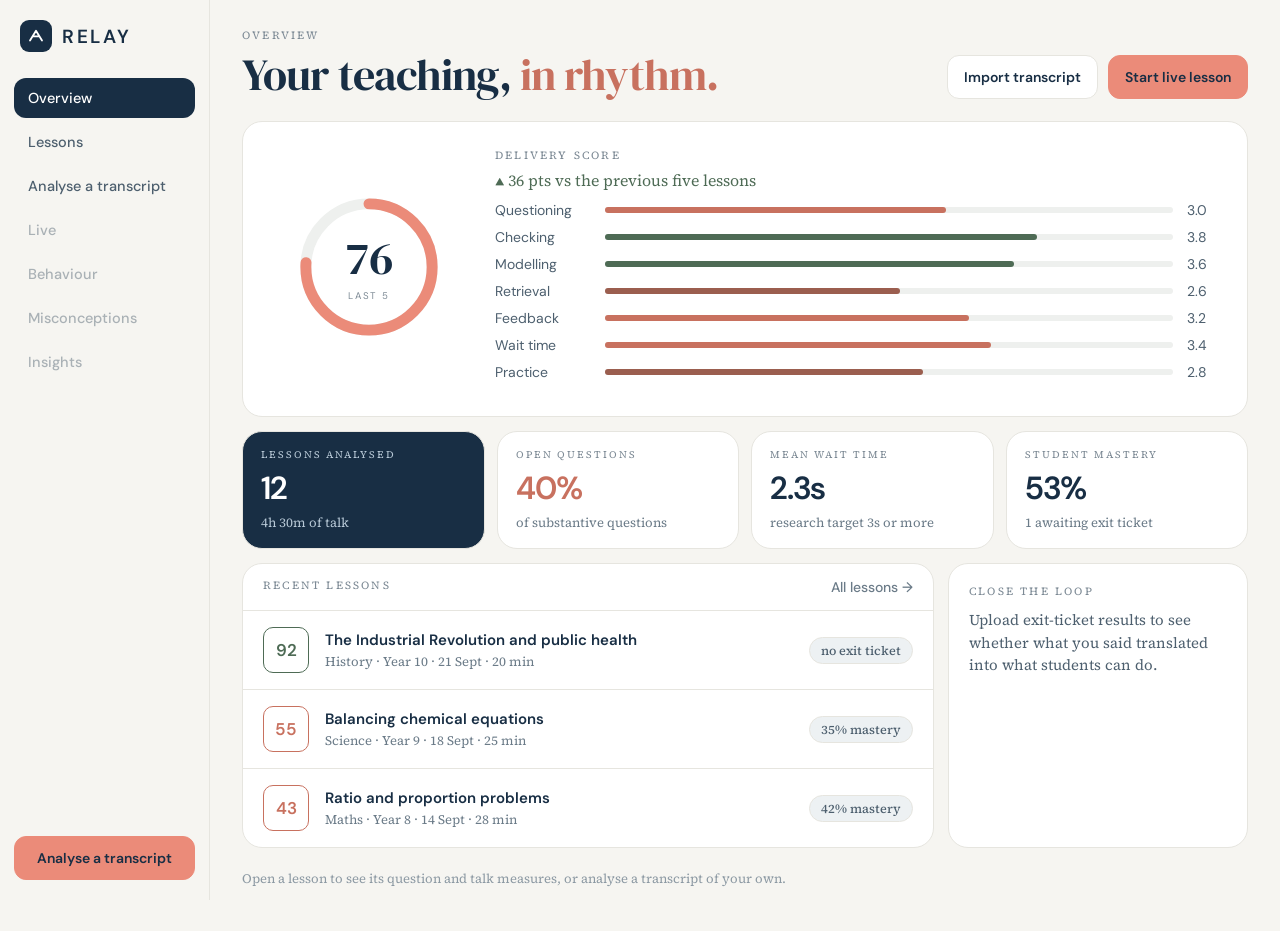
<file: prototypes/relay.html>
<!doctype html><html lang="en"><head><meta charset="utf-8"><meta name="viewport" content="width=device-width,initial-scale=1"><title>Relay</title>
<link rel="stylesheet" href="https://fonts.googleapis.com/css2?family=DM+Sans:wght@400;500;600;700&family=DM+Serif+Display&family=Source+Serif+4:wght@400;600&display=swap">
<style>
:root{--bg:#F6F5F1;--navy:#182E44;--coral:#EB8B79;--coral2:#C8715F;--green:#4E6B55;--brown:#9B5E4F;--line:#E6E5DF;--mute:#6B7B88;--f:'DM Sans','Segoe UI',system-ui,sans-serif;--d:'DM Serif Display',Georgia,serif;--s:'Source Serif 4',Georgia,serif;color-scheme:light}
*{box-sizing:border-box}
html,body{margin:0;background:var(--bg);color:var(--navy);font-family:var(--f)}
.app{display:grid;grid-template-columns:210px minmax(0,1fr);min-height:100vh;max-width:1500px;margin:0 auto}
@media (max-width:820px){.app{grid-template-columns:1fr}.side{flex-direction:row!important;flex-wrap:wrap;height:auto!important;position:static!important}.side .btn{display:none}}
.side{border-right:1px solid var(--line);padding:20px 14px;display:flex;flex-direction:column;gap:4px;position:sticky;top:0;height:100vh}
.logo{display:flex;align-items:center;gap:10px;font:600 19px var(--f);letter-spacing:.14em;margin:0 6px 22px}
.logo i{width:32px;height:32px;border-radius:9px;background:var(--navy);display:flex;align-items:center;justify-content:center}
.nav{display:flex;align-items:center;gap:10px;padding:11px 14px;border-radius:12px;font:500 14.5px var(--f);color:#4D5F6E;border:0;background:none;cursor:pointer;text-align:left}
.nav[aria-current=page]{background:var(--navy);color:#fff}.nav:focus-visible,.btn:focus-visible,textarea:focus-visible,.ls:focus-visible{outline:3px solid var(--coral);outline-offset:2px}
.nav.dim{opacity:.45;cursor:default}
.btn{font:600 14px var(--f);border-radius:12px;padding:12px 16px;cursor:pointer;border:1px solid var(--line);background:#fff;color:var(--navy)}.btn.c{background:var(--coral);border-color:var(--coral);color:var(--navy)}
.side .btn{margin-top:auto}
main{padding:28px 32px 44px;min-width:0}
.eb{font:400 11px var(--s);letter-spacing:.2em;text-transform:uppercase;color:#7D8A95}
h1{font:400 clamp(30px,4vw,44px)/1.1 var(--d);margin:8px 0 0;letter-spacing:-.02em}h1 em{color:var(--coral2);font-style:normal}
.top{display:flex;justify-content:space-between;align-items:flex-end;gap:14px;flex-wrap:wrap;margin-bottom:22px}
.card{background:#fff;border:1px solid var(--line);border-radius:20px}
.score{display:grid;grid-template-columns:200px 1fr;gap:26px;padding:26px;align-items:center}
@media (max-width:700px){.score{grid-template-columns:1fr}}
.rb{display:grid;grid-template-columns:96px 1fr 34px;gap:14px;align-items:center;font-size:14px;margin:9px 0;color:#4D5F6E}
.bar{height:6px;border-radius:4px;background:#EEF0EE}.bar i{display:block;height:100%;border-radius:4px}
.stats{display:grid;grid-template-columns:repeat(4,1fr);gap:12px;margin:14px 0}
@media (max-width:820px){.stats{grid-template-columns:1fr 1fr}}
.st{padding:16px 18px}.st .eb{font-size:10px}.st b{display:block;font:600 32px var(--f);letter-spacing:-.03em;margin:6px 0 2px}.st small{font:400 13px var(--s);color:var(--mute)}
.st.dark{background:var(--navy);color:#fff}.st.dark .eb,.st.dark small{color:#B7C8D6}
.lessons{display:grid;grid-template-columns:minmax(0,1fr) 300px;gap:14px}
@media (max-width:900px){.lessons{grid-template-columns:1fr}}
.lh{padding:14px 20px;display:flex;justify-content:space-between;border-bottom:1px solid var(--line)}
.ls{display:flex;gap:16px;align-items:center;padding:16px 20px;border:0;border-top:1px solid var(--line);background:none;width:100%;text-align:left;cursor:pointer;font:inherit;color:inherit}
.ls:first-of-type{border-top:0}.ls:hover{background:#FAF9F6}
.sc{width:46px;height:46px;border:1.5px solid;border-radius:10px;display:flex;align-items:center;justify-content:center;font:600 17px var(--f);flex:none}
.ls b{font:600 15px var(--f);display:block}.ls small{font:400 13px var(--s);color:var(--mute)}
.badge{margin-left:auto;border:1px solid var(--line);border-radius:99px;padding:4px 11px;font:500 12.5px var(--s);color:#4D5F6E;background:#EDF1F3}
.back{font:500 14px var(--f);color:var(--mute);background:none;border:0;cursor:pointer;padding:0;margin-bottom:12px}
.tr{padding:22px 26px;display:grid;gap:12px;max-height:560px;overflow:auto}
.turn{display:grid;grid-template-columns:78px 1fr;gap:12px;font:400 15.5px/1.55 var(--s)}
.turn b{font:700 12px var(--f);letter-spacing:.06em;color:var(--mute)}
.turn.t{background:#FBF3F0;border-radius:12px;padding:8px 12px}.turn.t b{color:var(--coral2)}
mark.q{background:#FFE2D9;border-radius:4px;padding:0 3px}
textarea{width:100%;min-height:200px;font:400 14.5px/1.5 var(--s);border:1px solid var(--line);border-radius:14px;padding:14px;color:var(--navy);background:#fff;resize:vertical}
.res{display:grid;grid-template-columns:repeat(4,1fr);gap:12px;margin-top:16px}@media (max-width:700px){.res{grid-template-columns:1fr 1fr}}
.note{font:400 13.5px/1.5 var(--s);color:var(--mute);margin-top:14px}
.hint{padding:20px}.hint p{font:400 15px/1.5 var(--s);color:#4D5F6E}
.foot{font:400 13px var(--s);color:#8C99A3;margin-top:22px}
</style></head><body><div class="app">
<nav class="side" aria-label="Relay"><div class="logo"><i><svg width="18" height="18" viewBox="0 0 24 24" fill="none" stroke="#fff" stroke-width="2.4" stroke-linecap="round" stroke-linejoin="round"><path d="M4 18l8-13 8 13M8.5 12.5h7"/></svg></i>RELAY</div>
<button class="nav" data-v="ov" aria-current="page">Overview</button><button class="nav" data-v="ls">Lessons</button><button class="nav" data-v="im">Analyse a transcript</button><button class="nav dim" disabled>Live</button><button class="nav dim" disabled>Behaviour</button><button class="nav dim" disabled>Misconceptions</button><button class="nav dim" disabled>Insights</button><button class="btn c" id="go">Analyse a transcript</button></nav>
<main id="m"></main></div>
<script>
(function(){
var LES=[{id:0,sc:92,t:'The Industrial Revolution and public health',m:'History · Year 10 · 21 Sept · 20 min',b:'no exit ticket',o:78,w:3.4,r:46,
 tr:[['T','Right, today we ask why cities got dangerous so fast. What do you think happened to the water supply when thousands of people moved in?'],['S','It got dirty?'],['T','Say more. What would be in it, and how do you know?'],['S','Sewage, because there were no pipes for it.'],['T','Good. Why might that matter more in a crowded street than a village?'],['S','Because it spreads quicker.'],['T','Explain how it spreads. Take a moment before you answer.']]},
{id:1,sc:55,t:'Balancing chemical equations',m:'Science · Year 9 · 18 Sept · 25 min',b:'35% mastery',o:31,w:1.6,r:71,
 tr:[['T','Today we balance equations. Is this one balanced? Yes or no?'],['S','No.'],['T','Right. How many oxygen atoms on the left? Two. And on the right? Three. So what do we do?'],['S','Add a number?'],['T','Yes, a coefficient. Is that clear? Does everyone understand? Good, so put a two in front. Is it balanced now?'],['S','Yes.'],['T','Correct. Next one. Are the hydrogens equal?']]},
{id:2,sc:43,t:'Ratio and proportion problems',m:'Maths · Year 8 · 14 Sept · 28 min',b:'42% mastery',o:22,w:1.2,r:78,
 tr:[['T','Is the ratio three to two? Yes. Do you remember sharing in a ratio? Good. Which number do we divide by? Five. Is it five?'],['S','Yes.'],['T','Right. So how many in each part? Twelve. Is that right? Yes.'],['S','Twelve.'],['T','Now you try. What is twelve times three? Thirty-six. Next question.']]}];
var OPEN=/^(why|how|explain|what do you think|describe|what would|what might|say more|tell me|in what way|what makes)/i;
var m=document.getElementById('m'),view='ov',cur=null;
function ring(v){var c=2*Math.PI*52,o=c*(1-v/100);return'<svg width="170" height="170" viewBox="0 0 140 140"><circle cx="70" cy="70" r="52" fill="none" stroke="#EEF0EE" stroke-width="9"/><circle cx="70" cy="70" r="52" fill="none" stroke="#EB8B79" stroke-width="9" stroke-linecap="round" stroke-dasharray="'+c+'" stroke-dashoffset="'+o+'" transform="rotate(-90 70 70)"/><text x="70" y="76" text-anchor="middle" font-family="DM Serif Display,Georgia,serif" font-size="38" fill="#182E44">'+v+'</text><text x="70" y="96" text-anchor="middle" font-family="Source Serif 4,Georgia,serif" font-size="8" letter-spacing="1.6" fill="#7D8A95">LAST 5</text></svg>'}
function analyse(turns){var T=turns.filter(function(x){return x[0]==='T'}),q=0,open=0,wT=0,wS=0;
  turns.forEach(function(x){var w=x[1].split(/\s+/).filter(Boolean).length;if(x[0]==='T')wT+=w;else wS+=w});
  var qs=[];T.forEach(function(x){(x[1].match(/[^.?!]+\?/g)||[]).forEach(function(s){s=s.trim();q++;var isO=OPEN.test(s);if(isO)open++;qs.push([s,isO])})});
  return{q:q,open:open,pct:q?Math.round(open/q*100):0,ratio:wT+wS?Math.round(wT/(wT+wS)*100):0,wT:wT,wS:wS,qs:qs,turns:turns.length}}
function bars(a){var rows=[['Questioning',Math.min(5,1+a.pct/100*4+.4)],['Checking',3.8],['Modelling',3.6],['Retrieval',2.6],['Feedback',3.2],['Wait time',3.4],['Practice',2.8]];
  return rows.map(function(r){var v=r[1],col=v>=3.5?'var(--green)':v>=3?'var(--coral2)':'var(--brown)';return'<div class="rb"><span>'+r[0]+'</span><div class="bar"><i style="width:'+(v/5*100)+'%;background:'+col+'"></i></div><span>'+v.toFixed(1)+'</span></div>'}).join('')}
function ov(){m.innerHTML='<div class="eb">Overview</div><div class="top"><h1>Your teaching, <em>in rhythm.</em></h1><div style="display:flex;gap:10px"><button class="btn" id="b1">Import transcript</button><button class="btn c" id="b2">Start live lesson</button></div></div>'+
 '<div class="card score"><div style="text-align:center">'+ring(76)+'</div><div><div class="eb">Delivery score</div><div style="font:400 16px var(--s);color:#4E6B55;margin:6px 0 10px">▲ 36 pts vs the previous five lessons</div>'+bars({pct:40})+'</div></div>'+
 '<div class="stats"><div class="card st dark"><div class="eb">Lessons analysed</div><b>12</b><small>4h 30m of talk</small></div><div class="card st"><div class="eb">Open questions</div><b style="color:var(--coral2)">40%</b><small>of substantive questions</small></div><div class="card st"><div class="eb">Mean wait time</div><b>2.3s</b><small>research target 3s or more</small></div><div class="card st"><div class="eb">Student mastery</div><b>53%</b><small>1 awaiting exit ticket</small></div></div>'+
 '<div class="lessons"><div class="card"><div class="lh"><span class="eb">Recent lessons</span><button class="back" style="margin:0" id="all">All lessons →</button></div>'+LES.map(function(l){return'<button class="ls" data-id="'+l.id+'"><span class="sc" style="color:'+(l.sc>=75?'var(--green)':'var(--coral2)')+'">'+l.sc+'</span><span><b>'+l.t+'</b><small>'+l.m+'</small></span><span class="badge">'+l.b+'</span></button>'}).join('')+'</div>'+
 '<div class="card hint"><div class="eb">Close the loop</div><p style="margin-top:10px">Upload exit-ticket results to see whether what you said translated into what students can do.</p></div></div>'+
 '<div class="foot">Open a lesson to see its question and talk measures, or analyse a transcript of your own.</div>';
 document.getElementById('b1').onclick=document.getElementById('b2').onclick=function(){go('im')};document.getElementById('all').onclick=function(){go('ls')};bind()}
function bind(){m.querySelectorAll('.ls').forEach(function(b){b.onclick=function(){cur=+b.dataset.id;go('ld')}})}
function ls(){m.innerHTML='<div class="eb">Lessons</div><div class="top"><h1>Every lesson, <em>measured.</em></h1></div><div class="card">'+LES.map(function(l){return'<button class="ls" data-id="'+l.id+'"><span class="sc" style="color:'+(l.sc>=75?'var(--green)':'var(--coral2)')+'">'+l.sc+'</span><span><b>'+l.t+'</b><small>'+l.m+'</small></span><span class="badge">'+l.b+'</span></button>'}).join('')+'</div>';bind()}
function ld(){var l=LES[cur],a=analyse(l.tr);m.innerHTML='<button class="back" id="bk">← All lessons</button><div class="eb">'+l.m+'</div><div class="top"><h1>'+l.t+'</h1></div>'+res(a)+'<div class="card tr" style="margin-top:14px">'+l.tr.map(function(x){return trn(x)}).join('')+'</div><div class="note">Questions are highlighted. Open questions start with words such as why, how, explain or describe, and give pupils something to think about.</div>';document.getElementById('bk').onclick=function(){go('ls')}}
function esc(s){return s.replace(/[&<>]/g,function(c){return{'&':'&amp;','<':'&lt;','>':'&gt;'}[c]})}
function trn(x){var h=esc(x[1]);if(x[0]==='T')h=h.replace(/[^.?!]+\?/g,function(s){return'<mark class="q">'+s+'</mark>'});return'<div class="turn '+(x[0]==='T'?'t':'')+'"><b>'+(x[0]==='T'?'TEACHER':'PUPIL')+'</b><span>'+h+'</span></div>'}
function res(a){return'<div class="res"><div class="card st dark"><div class="eb">Questions asked</div><b>'+a.q+'</b><small>by the teacher</small></div><div class="card st"><div class="eb">Open questions</div><b style="color:var(--coral2)">'+a.pct+'%</b><small>'+a.open+' of '+a.q+'</small></div><div class="card st"><div class="eb">Teacher talk</div><b>'+a.ratio+'%</b><small>of words spoken</small></div><div class="card st"><div class="eb">Pupil words</div><b>'+a.wS+'</b><small>against '+a.wT+' from teacher</small></div></div>'}
function im(){m.innerHTML='<div class="eb">Analyse a transcript</div><div class="top"><h1>Paste a lesson, <em>see the rhythm.</em></h1></div><p style="font:400 16px/1.5 var(--s);color:#4D5F6E;max-width:640px;margin:0 0 14px">One line per turn. Start teacher lines with T: and pupil lines with S:</p><textarea id="ta" aria-label="Transcript" spellcheck="false">T: Today we are looking at fractions. What do you think happens when we add two fractions with different denominators?\nS: You add the tops and the bottoms?\nT: Let us test that. Why would one half plus one half not be two quarters?\nS: Because that is smaller than one half.\nT: Exactly. Explain what is going on in your own words.\nS: The pieces have to be the same size first.\nT: Is that clear? Does everyone understand?</textarea><div style="margin:12px 0"><button class="btn c" id="an">Analyse</button></div><div id="out"></div>';
  function run(){var t=document.getElementById('ta').value.split('\n').map(function(x){var mm=x.match(/^\s*([TS])\s*:\s*(.*)$/i);return mm?[mm[1].toUpperCase(),mm[2]]:null}).filter(Boolean),o=document.getElementById('out');
    if(!t.length){o.innerHTML='<p class="note" style="color:#B23A27">No turns found. Start each line with T: or S:</p>';return}
    var a=analyse(t);o.innerHTML=res(a)+'<div class="card" style="margin-top:14px;padding:6px 0">'+a.qs.map(function(q){return'<div class="ls" style="cursor:default"><span class="badge" style="margin:0;background:'+(q[1]?'#E4EFE7':'#F5ECE8')+';color:'+(q[1]?'#2F5B3C':'#8C4A3C')+'">'+(q[1]?'open':'closed')+'</span><span style="font:400 15px var(--s)">'+esc(q[0])+'</span></div>'}).join('')+(a.qs.length?'':'<div class="ls" style="cursor:default">No questions found in the teacher turns.</div>')+'</div>'}
  document.getElementById('an').onclick=run;run()}
function go(v){view=v;m.parentNode.querySelectorAll('.nav').forEach(function(n){n.removeAttribute('aria-current')});var k=v==='ld'?'ls':v;var n=document.querySelector('.nav[data-v="'+k+'"]');if(n)n.setAttribute('aria-current','page');({ov:ov,ls:ls,ld:ld,im:im})[v]();window.scrollTo(0,0)}
document.querySelectorAll('.nav[data-v]').forEach(function(n){n.onclick=function(){go(n.dataset.v)}});document.getElementById('go').onclick=function(){go('im')};
go('ov');
})();
</script></body></html>
</file>
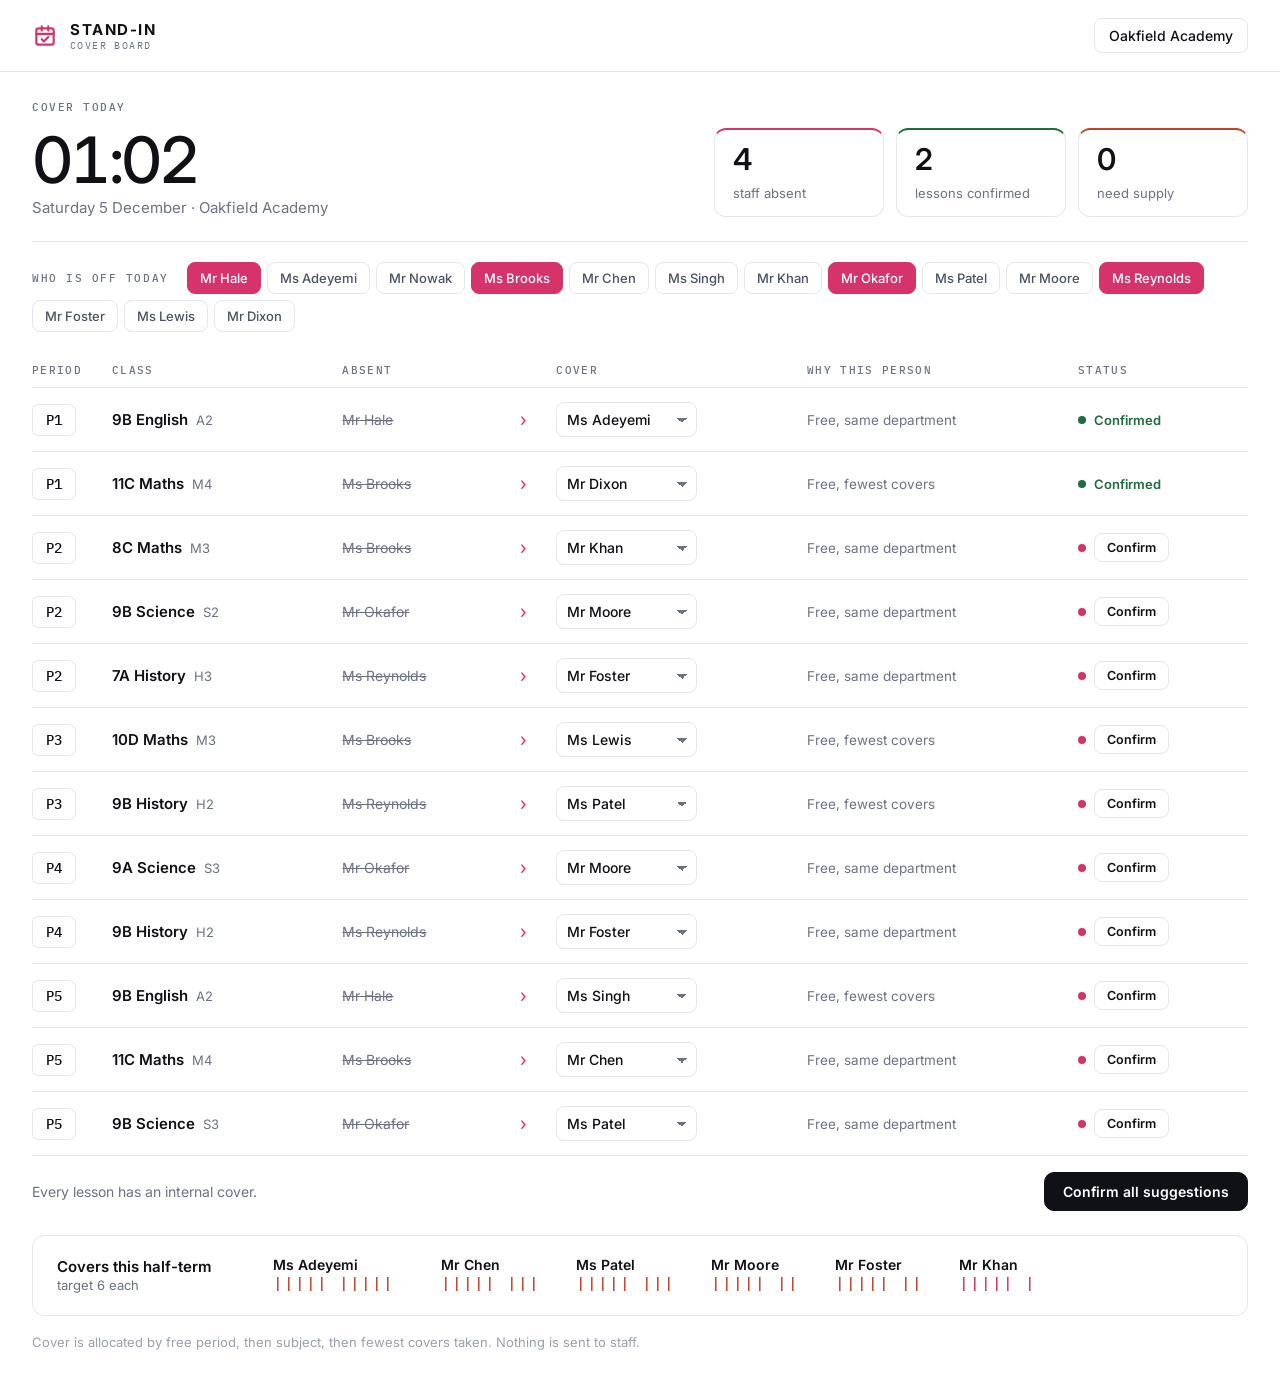
<file: prototypes/standin.html>
<!doctype html><html lang="en"><head><meta charset="utf-8"><meta name="viewport" content="width=device-width,initial-scale=1,viewport-fit=cover"><title>Stand-in</title></head><body>
<link rel="stylesheet" href="https://fonts.googleapis.com/css2?family=Inter:wght@400;500;600;700&family=IBM+Plex+Mono:wght@400;500&display=swap">
<style>
:root{--bg:#fff;--fg:#0F1115;--mute:#6B7280;--line:#E6E7EA;--hover:#F4F4F5;--acc:#D6336C;--accd:#A8204F;--acct:#FDF0F4;--accb:#F3C2D3;--red:#C2412B;--redt:#FFF5F3;--redb:#F0C4BB;--ok:#1E6B3C;--okt:#F1FAF4;--okb:#BFE3CC;--f:'Inter',system-ui,sans-serif;--m:'IBM Plex Mono',ui-monospace,monospace;color-scheme:light}
*{box-sizing:border-box}
html,body{background:var(--bg);overflow-x:clip}
body{margin:0;color:var(--fg);font-family:var(--f)}
.hb{max-width:1500px;margin:0 auto;padding:0 32px;display:flex;align-items:center;justify-content:space-between;gap:16px;height:72px;border-bottom:1px solid var(--line)}
.logo{display:flex;gap:12px;align-items:center}.logo b{display:block;font:700 15px var(--f);letter-spacing:.1em}.logo small{display:block;font:400 10px var(--m);letter-spacing:.14em;color:var(--mute)}
.hb .sch{border:1px solid var(--line);border-radius:8px;padding:8px 14px;font:500 14px var(--f)}
.eb{font:500 11px var(--m);letter-spacing:.14em;color:var(--mute);text-transform:uppercase}
.ttl{font:600 clamp(30px,4vw,40px)/1.1 var(--f);letter-spacing:-.04em;margin:8px 0 0}.ttl span{color:var(--acc)}
.scroll{overflow-x:auto;padding:0 32px}
.board{min-width:1080px;max-width:1436px;margin:0 auto}
.top{display:flex;align-items:flex-end;justify-content:space-between;gap:24px;padding:28px 0 24px;border-bottom:1px solid var(--line)}
.clock{font:500 64px/1 var(--f);letter-spacing:-.05em;color:var(--fg);margin-top:14px;font-variant-numeric:tabular-nums}
.date{font-size:15px;color:var(--mute);margin-top:6px}
.counts{display:grid;grid-template-columns:repeat(3,170px);gap:12px}
.counts>div{border:1px solid var(--line);border-radius:12px;padding:14px 18px}
.counts b{display:block;font:600 30px/1 var(--f);letter-spacing:-.03em;margin-bottom:8px}
.counts span{font-size:13px;color:var(--mute)}
.g{border-top:2px solid var(--ok)!important}.r{border-top:2px solid var(--red)!important}.counts>div:first-child{border-top:2px solid var(--acc)}
.off{display:flex;flex-wrap:wrap;gap:6px;align-items:center;padding:20px 0}
.off h2{font:500 11px var(--m);letter-spacing:.14em;text-transform:uppercase;color:var(--mute);margin:0 12px 0 0}
.chip{font:500 13px var(--f);color:#4B5260;background:#fff;border:1px solid var(--line);border-radius:8px;padding:7px 12px;cursor:pointer}
.chip[aria-pressed=true]{color:#fff;background:var(--acc);border-color:var(--acc)}
.chip:focus-visible,.btn:focus-visible,select:focus-visible{outline:2px solid var(--acc);outline-offset:2px}
.hd,.row{display:grid;grid-template-columns:72px 1.1fr 170px 28px 1.2fr 1.3fr 170px;align-items:center;gap:0 8px}
.hd{height:36px;font:500 11px var(--m);letter-spacing:.12em;text-transform:uppercase;color:var(--mute);border-bottom:1px solid var(--line)}
.row{height:64px;border-bottom:1px solid var(--line)}
.row.bad{background:var(--redt)}
.p{font:500 14px var(--m);color:var(--fg);width:44px;height:32px;border:1px solid var(--line);border-radius:7px;display:flex;align-items:center;justify-content:center;background:#fff}
.row.bad .p{color:var(--red);border-color:var(--redb)}
.cls{font-size:15px;font-weight:600}.cls small{font-size:13px;color:var(--mute);font-weight:400;margin-left:8px}
.abs{font-size:14px;color:var(--mute);text-decoration:line-through}
.arr{font-size:18px;color:var(--acc)}
select{appearance:none;background:#fff;color:var(--fg);border:1px solid var(--line);border-radius:8px;font:500 14px var(--f);padding:8px 28px 8px 10px;cursor:pointer;max-width:100%;
background-image:linear-gradient(45deg,transparent 50%,var(--mute) 50%),linear-gradient(135deg,var(--mute) 50%,transparent 50%);background-position:calc(100% - 14px) 55%,calc(100% - 9px) 55%;background-size:5px 5px;background-repeat:no-repeat}
.row.bad select{color:var(--red);border-color:var(--redb)}
.why{font-size:13.5px;color:var(--mute)}
.st{display:flex;align-items:center;gap:8px;font-size:13px;font-weight:600}
.led{width:8px;height:8px;border-radius:50%;flex:none}
.ok{color:var(--ok)}.ok .led{background:var(--ok)}
.pend{color:var(--accd)}.pend .led{background:var(--acc)}
.no{color:var(--red)}.no .led{background:var(--red)}
.btn{font:600 14px var(--f);color:#fff;background:var(--fg);border:1px solid var(--fg);border-radius:10px;padding:10px 18px;cursor:pointer}
.btn.ghost{background:#fff;color:var(--fg);border:1px solid var(--line);padding:6px 12px;font-size:12.5px;border-radius:8px}
.empty{padding:40px 0;font-size:15px;color:var(--mute)}
.tools{display:flex;justify-content:space-between;align-items:center;padding:16px 0}
.tools span{font-size:14px;color:var(--mute)}
.free{border:1px solid var(--line);border-radius:12px;padding:20px 24px;display:flex;gap:36px;align-items:center;flex-wrap:wrap;margin-top:8px}
.free h4{font:600 15px var(--f);width:180px;margin:0;line-height:1.3}
.free h4 span{display:block;color:var(--mute);font-weight:400;font-size:13px}
.t b{font-size:14px;font-weight:600;display:block}
.tally{font:500 16px var(--m);color:var(--acc);letter-spacing:1px;height:22px;white-space:pre}
.tally.hot{color:var(--red)}
.foot{padding:18px 0 36px;font-size:13px;color:#9AA0AA}
</style>
<div class="hb"><div class="logo"><svg width="26" height="26" viewBox="0 0 24 24" fill="none" stroke="#D6336C" stroke-width="2" stroke-linecap="round" stroke-linejoin="round"><rect x="4" y="5" width="16" height="15" rx="2"/><path d="M4 10h16M9 3v4M15 3v4M9 15l2 2 4-4"/></svg><div><b>STAND-IN</b><small>COVER BOARD</small></div></div><div class="sch">Oakfield Academy</div></div><div class="scroll"><div class="board">
<div class="top"><div><div class="eb">Cover today</div><div class="clock" id="clock">00:00</div><div class="date" id="date"></div></div>
<div class="counts"><div><b id="nAbs">0</b><span>staff absent</span></div><div class="g"><b id="nCov">0</b><span>lessons confirmed</span></div><div class="r"><b id="nSup">0</b><span>need supply</span></div></div></div>
<div class="off"><h2>Who is off today</h2><span id="chips" style="display:contents"></span></div>
<div class="hd"><div>Period</div><div>Class</div><div>Absent</div><div></div><div>Cover</div><div>Why this person</div><div>Status</div></div>
<div id="rows"></div>
<div class="tools"><span id="supplyNote"></span><button class="btn" id="confirmAll">Confirm all suggestions</button></div>
<div class="free"><h4>Covers this half-term<span>target 6 each</span></h4><div id="tally" style="display:contents"></div></div>
<div class="foot">Cover is allocated by free period, then subject, then fewest covers taken. Nothing is sent to staff.</div>
</div></div>
<script>
(function(){
function rng(s){return function(){s|=0;s=s+0x6D2B79F5|0;let t=Math.imul(s^s>>>15,1|s);t=t+Math.imul(t^t>>>7,61|t)^t;return((t^t>>>14)>>>0)/4294967296}}
var R=rng(11),PER=[1,2,3,4,5],SUPPLY=185;
var staff=[['Hale','English',2],['Adeyemi','English',9],['Nowak','English',4],['Brooks','Maths',3],['Chen','Maths',7],['Singh','Maths',4],['Khan','Maths',5],['Okafor','Science',3],['Patel','Science',6],['Moore','Science',5],['Reynolds','History',2],['Foster','History',5],['Lewis','Drama',3],['Dixon','PE',4]].map(function(a,i){return{id:i,name:(i%2?'Ms ':'Mr ')+a[0],dept:a[1],base:a[2]}});
var names={0:'Mr Hale',1:'Ms Adeyemi',2:'Mr Nowak',3:'Ms Brooks',4:'Mr Chen',5:'Ms Singh',6:'Mr Khan',7:'Mr Okafor',8:'Ms Patel',9:'Mr Moore',10:'Ms Reynolds',11:'Mr Foster',12:'Ms Lewis',13:'Mr Dixon'};
staff.forEach(function(s){s.name=names[s.id]});
var rooms={English:'A',Maths:'M',Science:'S',History:'H',Drama:'D',PE:'G'};
var yrs=['7A','8C','9B','10D','11A','11C','9A'];
staff.forEach(function(s){s.tt={};PER.forEach(function(p){if(R()<.5){var y=yrs[Math.floor(R()*yrs.length)];s.tt[p]={cls:y+' '+s.dept,room:rooms[s.dept]+(1+Math.floor(R()*4))}}})});
// make the example day interesting: guarantee Hale, Brooks and Reynolds teach a few periods
[[0,[1,5]],[3,[2,3]],[10,[3,4]],[7,[2]]].forEach(function(x){x[1].forEach(function(p){var s=staff[x[0]];s.tt[p]=s.tt[p]||{cls:'9B '+s.dept,room:rooms[s.dept]+'2'}})});
var absent={0:1,3:1,10:1,7:1},manual={},confirmed={};
function plan(){
  var lessons=[];PER.forEach(function(p){staff.forEach(function(s){if(absent[s.id]&&s.tt[p])lessons.push({key:p+'-'+s.id,p:p,t:s,cls:s.tt[p].cls,room:s.tt[p].room})})});
  var used={},today={},out=[];
  function free(s,p){return !absent[s.id]&&!s.tt[p]&&!used[p+'-'+s.id]}
  lessons.forEach(function(L){var m=manual[L.key];if(m!==undefined&&m!=='supply'&&free(staff[m],L.p)){used[L.p+'-'+m]=1;today[m]=(today[m]||0)+1;L.cover=staff[m];L.why='Chosen by you'}else if(m==='supply'){L.cover=null;L.why='Booked from supply';L.chosenSupply=1}});
  lessons.forEach(function(L){if(L.cover!==undefined||L.chosenSupply)return;
    var c=staff.filter(function(s){return free(s,L.p)});
    c.forEach(function(s){s.sc=(s.dept===L.t.dept?-6:0)+s.base+2*(today[s.id]||0)});
    c.sort(function(a,b){return a.sc-b.sc});
    if(c.length){var s=c[0];used[L.p+'-'+s.id]=1;today[s.id]=(today[s.id]||0)+1;L.cover=s;
      L.why=(s.dept===L.t.dept?'Free, same department':(today[s.id]>1?'Free, '+today[s.id]+' covers today':'Free, fewest covers'))}
    else{L.cover=null;L.why='No one free. Book supply, about £'+SUPPLY}});
  lessons.forEach(function(L){L.free=staff.filter(function(s){return free(s,L.p)||(L.cover&&L.cover.id===s.id)})});
  return{lessons:lessons,today:today};
}
function el(t,c,h){var e=document.createElement(t);if(c)e.className=c;if(h!==undefined)e.innerHTML=h;return e}
function render(){
  var pl=plan(),rows=document.getElementById('rows');rows.innerHTML='';
  var nAbs=Object.keys(absent).length,nCov=0,nSup=0,nOpen=0;
  pl.lessons.forEach(function(L){
    var bad=!L.cover,done=confirmed[L.key]&&L.cover;if(bad)nSup++;if(done)nCov++;if(L.cover&&!done)nOpen++;
    var r=el('div','row'+(bad?' bad':''));
    r.appendChild(el('div','','<div class="p">P'+L.p+'</div>'));
    r.appendChild(el('div','cls',L.cls+'<small>'+L.room+'</small>'));
    r.appendChild(el('div','abs',L.t.name));r.appendChild(el('div','arr','›'));
    var cell=el('div','');var sel=el('select');sel.setAttribute('aria-label','Cover for period '+L.p+' '+L.cls);
    L.free.forEach(function(s){var o=el('option','',s.name);o.value=s.id;if(L.cover&&L.cover.id===s.id)o.selected=1;sel.appendChild(o)});
    var o=el('option','','Supply teacher');o.value='supply';if(!L.cover)o.selected=1;sel.appendChild(o);
    sel.onchange=function(){manual[L.key]=sel.value==='supply'?'supply':+sel.value;delete confirmed[L.key];render()};
    cell.appendChild(sel);r.appendChild(cell);
    r.appendChild(el('div','why',L.why));
    var st=el('div','st '+(bad?'no':done?'ok':'pend'));
    st.innerHTML='<i class="led"></i>'+(bad?'Unfilled':done?'Confirmed':'');
    if(!bad&&!done){var b=el('button','btn ghost','Confirm');b.onclick=function(){confirmed[L.key]=1;render()};st.appendChild(b)}
    r.appendChild(st);rows.appendChild(r)});
  if(!pl.lessons.length)rows.appendChild(el('div','empty','No lessons need cover. Mark a member of staff as absent above.'));
  document.getElementById('nAbs').textContent=nAbs;document.getElementById('nCov').textContent=nCov;document.getElementById('nSup').textContent=nSup;
  document.getElementById('supplyNote').textContent=nSup?nSup+' lesson'+(nSup>1?'s':'')+' need a supply teacher, about £'+(nSup*SUPPLY)+'.':(pl.lessons.length?'Every lesson has an internal cover.':'');
  var cb=document.getElementById('confirmAll');cb.disabled=!nOpen;cb.style.opacity=nOpen?1:.4;
  var tl=document.getElementById('tally');tl.innerHTML='';
  staff.map(function(s){return{s:s,n:s.base+(pl.today[s.id]||0)}}).sort(function(a,b){return b.n-a.n}).slice(0,6).forEach(function(x){
    var t='';for(var i=0;i<x.n;i++){t+='|'+((i+1)%5===0?' ':'')}
    tl.appendChild(el('div','t','<b>'+x.s.name+'</b><div class="tally'+(x.n>6?' hot':'')+'">'+t+'</div>'))});
}
var chips=document.getElementById('chips');
staff.forEach(function(s){var c=el('button','chip',s.name);c.setAttribute('aria-pressed',!!absent[s.id]);
  c.onclick=function(){if(absent[s.id])delete absent[s.id];else absent[s.id]=1;Object.keys(manual).forEach(function(k){delete manual[k]});confirmed={};c.setAttribute('aria-pressed',!!absent[s.id]);render()};chips.appendChild(c)});
document.getElementById('confirmAll').onclick=function(){plan().lessons.forEach(function(L){if(L.cover)confirmed[L.key]=1});render()};
function tick(){var d=new Date();document.getElementById('clock').textContent=('0'+d.getHours()).slice(-2)+':'+('0'+d.getMinutes()).slice(-2);
  document.getElementById('date').textContent=d.toLocaleDateString('en-GB',{weekday:'long',day:'numeric',month:'long'})+' · Oakfield Academy'}
tick();setInterval(tick,20000);
// start with two already confirmed so the board shows every state
render();var pl0=plan().lessons;pl0.slice(0,2).forEach(function(L){if(L.cover)confirmed[L.key]=1});render();
})();
</script>
</body></html>
</file>
<file: prototypes/crashcourse/style.css>
@import url('https://fonts.googleapis.com/css2?family=DM+Sans:wght@400;500;600;700&family=DM+Serif+Display:ital@0;1&display=swap');
:root{--ink:#18322f;--muted:#798580;--green:#315f4b;--paper:#f7f8f2;--line:#e3e7dd}*{box-sizing:border-box}body{margin:0;background:var(--paper);color:var(--ink);font-family:'DM Sans',sans-serif;font-size:14px}button,select{font:inherit}button{cursor:pointer}button:focus-visible,select:focus-visible,a:focus-visible,#scene:focus-visible{outline:3px solid #83b89b;outline-offset:4px}button{transition:background .2s,transform .2s}button:active{transform:translateY(1px)}.sidebar{width:235px;position:fixed;inset:0 auto 0 0;padding:37px 24px;border-right:1px solid var(--line);display:flex;flex-direction:column;background:#f0f3eb}.brand{font-family:Manrope,sans-serif;font-size:33px;font-weight:800;text-decoration:none;color:var(--ink);letter-spacing:-2px;display:flex;gap:9px;align-items:center}.brand-icon{font-size:36px;font-weight:400;transform:rotate(-25deg);display:inline-block}.brand-dot{color:#7b9e73;margin-left:-8px}.course-label{font-size:9px;letter-spacing:1.6px;color:#819083;margin:53px 0 17px}.nav{display:flex;width:100%;align-items:center;gap:12px;border:0;background:none;padding:15px 13px;text-align:left;color:#6e7e73;border-radius:8px;margin-bottom:5px}.nav.active{background:#e0e8d9;color:#234c38;font-weight:600}.nav-count{font-size:10px;margin-left:auto}.side-course{border-top:1px solid #dbe2d4;margin-top:35px;padding-top:28px}.eyebrow{font-size:10px;letter-spacing:1.7px;font-weight:700;color:#74836f}.side-course h3{font-size:15px;margin:12px 0 20px}.side-course label{font-size:11px;color:#7b8878}.side-course select{width:100%;border:1px solid #d7dfcf;background:transparent;color:#425c45;padding:9px 7px;border-radius:6px;margin-top:8px;font-size:11px}.progress-label{display:flex;justify-content:space-between;font-size:10px;color:#778472;margin:24px 0 10px}.progress-track{height:4px;background:#dce4d5;border-radius:3px;overflow:hidden}.progress-track i{display:block;height:100%;background:#658961;width:0;transition:width .4s}.side-bottom{margin-top:auto;padding-top:30px;color:#8b9686;font-size:12px;line-height:1.8}.small-orbit{font-size:30px;color:#9ba98c}.text-button{border:0;background:none;padding:0;color:#7c8979;font-size:11px;text-align:left}main{margin-left:235px;padding:0 46px;max-width:1700px}header{height:87px;display:flex;justify-content:space-between;align-items:center;border-bottom:1px solid var(--line);font-size:11px;color:#79857a}.breadcrumb span{margin:0 12px;color:#b5bdb0}.save-status{font-size:10px;color:#8a9685}.intro{display:flex;align-items:center;justify-content:space-between;padding:38px 0 30px}.intro .eyebrow{display:flex;align-items:center;gap:9px;color:#46684b}.green-dot{height:6px;width:6px;background:#718c55;border-radius:50%}.intro-number{font-weight:400;color:#9ca58f;border-left:1px solid #cbd4c0;margin-left:6px;padding-left:14px;font-size:9px}h1{font-family:Manrope,sans-serif;letter-spacing:-2.6px;font-size:48px;font-weight:500;line-height:1.14;margin:20px 0 16px}h1 em{font-style:normal;color:#7d9165}.intro p{font-size:12px;line-height:1.8;color:#7a877b;margin:0}.lesson-meta{border-left:1px solid #dce3d3;padding:0 0 0 27px;margin-right:12px}.lesson-meta>span{font-size:8px;letter-spacing:1.3px;color:#87937d}.lesson-meta p{font-family:Manrope;font-size:20px;color:#3b513c;line-height:1.4;margin:12px 0 17px;letter-spacing:-.5px}.lesson-meta>div{font-size:10px;color:#87917f}.lesson-meta>div span{padding:0 10px}.steps{display:grid;grid-template-columns:repeat(4,1fr);border-bottom:1px solid #d9e1d2;margin-bottom:25px;gap:15px}.steps button{border:0;border-bottom:2px solid transparent;background:none;display:grid;grid-template-columns:25px 1fr;align-items:center;text-align:left;padding:12px 4px 16px;color:#91a087;font-size:12px}.steps b{font-size:10px;font-weight:400;grid-row:span 2}.steps button span{font-size:9px;color:#99a28f;margin-top:5px}.steps .selected{border-color:#36583e;color:#234b35}.steps .done b{color:#527441}.workspace{display:grid;grid-template-columns:minmax(0,1.55fr) minmax(300px,1fr);gap:0;border:1px solid #e0e5d9;border-radius:13px;overflow:hidden;background:#fff}.scene-panel{position:relative;min-height:465px;background:radial-gradient(ellipse at 48% 42%,#29433d,#142622 60%,#11211e);color:white;overflow:hidden}#scene{position:absolute;inset:0}#scene canvas{width:100%;height:100%;display:block}.scene-top{position:absolute;z-index:2;top:22px;left:22px;right:22px;display:flex;justify-content:space-between;align-items:center}.live-pill{font-size:8px;letter-spacing:1.4px;display:flex;align-items:center;gap:8px;color:#a7bbb0}.live-pill i{width:4px;height:4px;border-radius:50%;background:#aacb97}.scene-button{font-size:9px;background:#ffffff08;border:1px solid #ffffff17;color:#a6bbb0;padding:8px 10px;border-radius:5px}.scene-title{position:absolute;bottom:70px;left:27px;pointer-events:none}.scene-title>span:first-child{font-size:8px;letter-spacing:2px;color:#8aa698}.scene-title h2{font-family:Manrope;font-size:25px;font-weight:400;letter-spacing:-.7px;margin:9px 0 0}.scene-title #sceneFormula{position:absolute;bottom:4px;left:calc(100% + 18px);font-size:16px;color:#a1ba9e;border:1px solid #6b857b55;padding:4px 10px;border-radius:6px;white-space:nowrap}.scene-bottom{position:absolute;bottom:28px;left:27px;right:22px;display:flex;justify-content:space-between;align-items:center;font-size:9px;color:#7e9c8f}.separator{padding:0 10px}.model-note{position:absolute;bottom:8px;left:27px;font-size:7px;color:#779083}.activity{padding:30px 28px 22px;display:flex;flex-direction:column;min-height:465px}.activity .eyebrow{font-size:8px}.activity h2{font-family:Manrope;font-size:23px;line-height:1.35;letter-spacing:-.7px;font-weight:600;margin:17px 0 14px}.activity p{font-size:12px;line-height:1.85;color:#7d887a;margin:0 0 17px}.activity strong{color:#3d5a3f;font-weight:600}.particle-select{display:grid;grid-template-columns:repeat(3,1fr);gap:7px;margin:20px 0}.particle-select button{padding:13px 4px;border:1px solid #e0e6da;border-radius:8px;background:#fff;color:#6b7d62;font-size:10px}.particle-select button b{font-family:Manrope;display:block;font-size:20px;margin-bottom:6px;font-weight:500}.particle-select .chosen{background:#f0f4e8;border-color:#a8bb8b;color:#365632}.callout{background:#f5f7ef;border-radius:8px;padding:13px 14px;border-left:2px solid #bbc99c;font-size:11px;line-height:1.7;color:#79866b}.callout b{display:block;color:#586d48;font-weight:500;margin-bottom:3px}.activity-footer{display:flex;align-items:center;justify-content:space-between;gap:10px;margin-top:auto;padding-top:22px}.activity-footer>span{font-size:9px;color:#98a18f}.primary{background:#294c35;color:#f5f7ef;border:0;border-radius:7px;font-size:11px;padding:12px 17px;white-space:nowrap}.primary span{margin-left:19px}.primary:hover{background:#3d6448}.below{display:grid;grid-template-columns:1fr 1fr;gap:30px;padding:25px 0 24px;border-bottom:1px solid var(--line)}.below .eyebrow{font-size:8px}.below p{font-size:11px;color:#7c8774;line-height:1.8;margin:8px 0 0}.objective{display:flex;align-items:center;gap:13px}.objective-icon{font-size:27px;color:#839872}.objective b{font-size:11px;font-weight:500}.objective p{font-size:9px;margin-top:4px}.spec{margin-left:auto;font-size:8px;white-space:nowrap;padding:6px 8px;border:1px solid #dce3d2;border-radius:4px;color:#8b987d}footer{display:flex;justify-content:space-between;padding:20px 0 25px;font-size:9px;color:#a1aa96}footer .text-button{font-size:9px}.choices{display:grid;gap:7px}.choice{border:1px solid #dee5d7;background:#fff;border-radius:7px;padding:11px 13px;text-align:left;color:#617457;font-size:11px}.choice:hover{background:#f1f5ea}.choice.selected{border-color:#799565;background:#eef4e4}.build-controls{display:flex;gap:7px;flex-wrap:wrap;margin:15px 0}.build-controls button{border:1px solid #dce5d4;background:#f7f9f1;border-radius:6px;padding:9px 12px;font-size:11px;color:#536b48}.counter{font-family:Manrope;font-size:19px;color:#4c6741;margin:13px 0}.secondary{padding:9px 13px;border:1px solid #cbd8be;border-radius:6px;background:white;color:#526b44;font-size:11px;margin-top:12px}#feedback{font-size:11px;line-height:1.7;border-radius:6px;margin-top:14px}#feedback:not(:empty){padding:10px 12px;background:#edf3e6;color:#456439}#feedback.error{background:#faf0e4;color:#91673b}dialog{max-width:720px;width:90%;border:1px solid #d8e2cf;border-radius:15px;padding:35px;color:var(--ink);background:#f8faf3;max-height:85vh}dialog::backdrop{background:#0a2015aa;backdrop-filter:blur(5px)}dialog h2{font-family:Manrope;font-size:28px;letter-spacing:-1px}dialog p,dialog li{font-size:13px;line-height:1.8;color:#697a60}#closeModal{position:absolute;right:15px;top:12px;background:none;border:0;font-size:25px;color:#718265}.map-grid{display:grid;grid-template-columns:repeat(3,1fr);gap:16px}.map-grid h3{font-size:14px}.map-grid p{font-size:11px}.coming{font-size:9px;color:#9da88e}.review-card{background:#e9f0df;border-radius:8px;padding:14px;margin-top:12px}#diagram{position:absolute;inset:70px 25px 140px;align-items:center;justify-content:center;gap:20px;flex-wrap:wrap}#diagram:not([hidden]){display:flex}.diagram-molecule{display:flex;align-items:center}.diagram-atom{display:grid;place-items:center;width:43px;height:43px;border:2px solid #d0dfc0;border-radius:50%;background:#779666;color:#fff;font-size:13px}.diagram-atom.oxygen{background:#c07e5c;border-color:#f3c39c}.diagram-atom.carbon{background:#647d79;border-color:#aac2bc}.diagram-bond{width:17px;height:2px;background:#bdc8b1}.legend{font-size:9px;color:#8fa589;text-align:center;width:100%}@media(min-width:1500px){main{padding-left:65px;padding-right:65px}.scene-panel,.activity{min-height:520px}h1{font-size:57px}.activity{padding:36px}}@media(max-width:1100px){.sidebar{width:190px;padding:28px 17px}main{margin-left:190px;padding:0 25px}.lesson-meta{display:none}.workspace{grid-template-columns:1.2fr 1fr}.activity{padding:24px 20px}.scene-bottom{font-size:8px}.scene-bottom .separator{padding:0 4px}.objective .spec{display:none}h1{font-size:44px}}@media(max-width:800px){.sidebar{position:static;width:auto;height:auto;padding:15px 22px;flex-direction:row;align-items:center;gap:20px;border-right:0;border-bottom:1px solid var(--line)}.brand{font-size:25px}.brand-icon{font-size:28px}.course-label,.side-course,.side-bottom,.nav-count{display:none}.nav{width:auto;margin:0;font-size:11px;padding:9px}.sidebar .nav:first-of-type{margin-left:auto}main{margin:0;padding:0 20px}header{height:60px}.save-status{display:none}.intro{padding-top:25px}h1{font-size:40px}.workspace{grid-template-columns:1fr}.scene-panel{min-height:390px}.activity{min-height:400px}.steps{gap:6px}.steps button{font-size:11px;grid-template-columns:20px 1fr}.steps button span{font-size:8px}.below{grid-template-columns:1fr;gap:18px}.map-grid{grid-template-columns:1fr}.breadcrumb{font-size:10px}.breadcrumb span{margin:0 8px}.intro p{font-size:11px}}@media(prefers-reduced-motion:reduce){*{scroll-behavior:auto!important;transition:none!important}}

/* Crash Course identity: a geometric double-C mark and compact wordmark. */
.brand{display:inline-flex;align-items:center;gap:12px;padding:0;width:fit-content;letter-spacing:0;text-decoration:none}
.brand-mark{display:block;flex:none;width:44px;height:44px}
.brand-wordmark{display:flex;flex-direction:column;gap:1px;font-family:Manrope,sans-serif;font-size:23px;line-height:1;letter-spacing:-.9px;font-weight:800;color:#18392e}
.brand-wordmark>span:last-child{font-weight:600;letter-spacing:-.8px}
@media(max-width:1100px){.brand{gap:10px}.brand-mark{width:38px;height:38px}.brand-wordmark{font-size:21px}}
@media(max-width:800px){.brand{gap:9px}.brand-mark{width:34px;height:34px}.brand-wordmark{font-size:18px;letter-spacing:-.6px}.brand-wordmark>span:last-child{letter-spacing:-.6px}.sidebar{flex-wrap:wrap}.side-course{display:flex;gap:8px;flex-basis:100%;padding:0;margin:0;border:0}.side-course>:not(select){display:none}.side-course select{width:50%;margin:0}}
/* Topic learning shell */
[hidden]{display:none!important}.sidebar{overflow-y:auto}.course-label{margin-top:34px}.subject-label{font-size:10px;color:#7c8c75;margin-bottom:7px}.subject-select{width:100%;border:1px solid #d6dfcd;border-radius:6px;padding:10px;background:#f8faf3;color:#294c35;margin-bottom:18px;font-size:12px}.side-course{margin-top:20px;padding-top:20px}.side-bottom{padding-top:20px}.side-bottom p{font-size:10px}.nav{padding:11px 12px}.intro h1{font-size:36px;letter-spacing:-1.5px;max-width:680px}.intro h1 em{font-size:32px;display:inline-block;line-height:1.25}.intro{padding:27px 0 23px}.intro p{font-size:12px}.lesson-meta{max-width:210px;min-width:165px}.lesson-meta p{font-size:17px}.lesson-toolbar{display:flex;align-items:center;justify-content:space-between;gap:12px;padding:8px 0 14px}.lesson-toolbar .text-button{color:#43653d;font-size:11px}.lesson-toolbar>span{font-size:10px;color:#7a8b70}.activity{min-height:490px}.scene-panel{min-height:490px}.activity h2{font-size:22px}.activity p{font-size:13px;color:#64735f;line-height:1.8}.activity button:disabled{cursor:default;opacity:.75}.activity .selected:disabled{opacity:1}.activity .micro-note{font-size:10px;color:#8a9780}.reading-dots{display:flex;gap:8px;margin:17px 0}.reading-dots button{width:28px;height:28px;border-radius:50%;border:1px solid #dce5d1;background:transparent;color:#829571;font-size:11px}.reading-dots .current{background:#294c35;color:white;border-color:#294c35}.field-label{display:block;font-size:11px;color:#657a57;margin:13px 0 6px}.lab-select,.lab-input{display:block;width:100%;background:#f7f9f1;border:1px solid #d7e1ce;border-radius:5px;padding:9px;color:#294c35;font:inherit;font-size:12px}.lab-select{margin-bottom:8px}.coefficient-row,.shell-inputs{display:flex;align-items:center;gap:8px;margin:18px 0}.coefficient-row label{display:flex;flex-direction:column;gap:6px;text-align:center;color:#365a3b;font-size:15px;flex:1}.coefficient-row input{width:100%;padding:8px;border:1px solid #d7e1ce;border-radius:5px;color:#294c35;font:inherit}.shell-inputs label{width:25%;font-size:10px;color:#6d7f60}.shell-inputs input{margin-top:6px}input[type=range]{width:100%;accent-color:#486b3c;margin:14px 0}#diagram{inset:65px 22px 132px;gap:12px}.lab-svg{width:100%;height:100%;max-height:310px}.shell-diagram{width:100%;height:100%}.diagram-card{color:#d8e3cc;text-align:left;width:100%;padding:8px 12px;max-width:390px}.diagram-card .eyebrow{color:#9ebc97;font-size:9px}.diagram-card p{font-size:14px;line-height:1.7;border-bottom:1px solid #77937d30;padding-bottom:10px;margin:14px 0}.diagram-caption{font-size:9px;color:#9eb29b;text-align:center;width:100%;line-height:1.6;margin:4px 0}.abundance-bar,.reactivity-track{width:85%;height:13px;background:#b9846555;border-radius:4px;overflow:hidden}.abundance-bar i,.reactivity-track i{display:block;height:100%;background:#d6e9a8;transition:width .3s}.periodic-grid{display:grid;grid-template-columns:repeat(8,minmax(0,1fr));grid-template-rows:18px repeat(4,48px);gap:5px;width:100%;max-width:470px}.group-label{font-size:10px;text-align:center;color:#a4b59b}.element-tile{padding:3px;border-radius:5px;border:1px solid #8da38b55;background:#64857033;color:#d9e5d0;text-align:left}.element-tile small{font-size:8px;display:block}.element-tile b{font-size:16px;font-weight:500;display:block;text-align:center}.element-tile.noble{background:#9ba97a33}.element-tile.alkali{background:#b9846544}.element-tile:hover{border-color:#d6e9a8;background:#64857077}.recall-visual{text-align:center;width:100%;color:#c9ddbd}.recall-visual>span:first-child{font-size:75px;color:#91ad7f}.recall-visual h3{font-family:Manrope;font-size:24px;font-weight:500;margin:18px 0}.recall-visual p{font-size:12px;line-height:1.9;color:#8fa78c}.recall-count{font-size:12px;display:block;margin:20px}.lesson-list{display:grid;gap:6px;margin-top:20px}.lesson-row{display:flex;align-items:center;gap:14px;padding:14px;text-align:left;background:white;border:1px solid #dce5d3;border-radius:8px;color:#2a4930}.lesson-row-number{font-size:12px;color:#789363;width:23px;flex:none}.lesson-row>span:nth-child(2){flex:1}.lesson-row b{font-size:13px;font-weight:500;display:block}.lesson-row small{font-size:10px;display:block;color:#8a987d;margin-top:5px}.lesson-row:hover{background:#edf3e5}.modal-actions{display:flex;flex-wrap:wrap;gap:10px;margin-top:24px;align-items:center}.modal-actions .secondary{margin:0}.result-row{border-bottom:1px solid #dde5d3;padding:13px 0}.result-row summary{font-size:12px;cursor:pointer;line-height:1.7}.result-row p{font-size:12px}.right{color:#4b7942}.wrong{color:#b2763e}.subject-grid{display:grid;grid-template-columns:1fr 1fr;gap:12px}.subject-card{display:flex;flex-direction:column;gap:10px;text-align:left;padding:20px;border:1px solid #d5e0ca;border-radius:8px;background:white;color:#345538}.subject-card b{font-family:Manrope;font-size:18px}.subject-card span{font-size:11px;color:#7b8b6e}.subject-card small{font-size:9px;color:#91a180}.subject-card.selected{background:#e9f0df;border-color:#8ca66e}#plannedSubject{padding:70px 0;max-width:650px}#plannedSubject h1{font-size:45px}#plannedSubject p{line-height:1.9;color:#7c8c72;margin:25px 0}#plannedSubject .secondary{margin-left:10px}#scene{touch-action:pan-y}.below p{font-size:12px;color:#697b5c}.scene-title h2{font-size:23px}.scene-title #sceneFormula{font-size:11px;max-width:210px;white-space:normal}.scene-title{max-width:60%}.scene-title #sceneFormula{position:static;display:inline-block;margin-top:9px}.scene-title{bottom:73px}.model-note{font-size:8px;right:22px}.activity-footer>span{font-size:10px}.side-course>select[hidden]{display:none!important}@media(max-width:1100px){.intro h1{font-size:30px}.intro h1 em{font-size:28px}.scene-title h2{font-size:20px}.periodic-grid{gap:3px}.element-tile b{font-size:13px}.activity{padding:24px 19px}}@media(max-width:800px){.sidebar{gap:10px}.sidebar .brand{margin-right:auto}.subject-label{display:none}.subject-select{width:130px;margin:0;padding:7px;font-size:10px}.course-label{display:none}.sidebar .nav{padding:7px;font-size:10px}.sidebar .nav:first-of-type{margin:0}.sidebar .side-course{margin-top:4px}.side-bottom{display:none}.intro h1{font-size:30px}.intro h1 em{font-size:27px}.lesson-toolbar{flex-wrap:wrap}.lesson-toolbar>span{order:3;width:100%}.activity{min-height:450px}.scene-panel{min-height:430px}.periodic-grid{grid-template-rows:18px repeat(4,44px);max-width:400px}.subject-grid{grid-template-columns:1fr}#plannedSubject{padding:35px 0}#plannedSubject h1{font-size:34px}.scene-title{max-width:80%}}

@media(max-width:800px){#diagram{gap:6px}.periodic-grid{grid-template-rows:16px repeat(4,38px);gap:4px}.diagram-caption{font-size:8px;margin:0;line-height:1.5}.scene-title h2{font-size:21px}.side-course select{width:calc(50% - 4px)}}

.topic-toolbar{display:flex;gap:16px;align-items:center;padding-bottom:12px}.topic-toolbar label{font-size:11px;color:#718368;white-space:nowrap}.topic-toolbar select{max-width:540px;margin:0}.subject-card small{line-height:1.7}#numericAnswer{margin:12px 0;max-width:220px}@media(max-width:800px){.topic-toolbar{display:block}.topic-toolbar label{display:block;margin-bottom:6px}.topic-toolbar select{font-size:11px}}

.prerequisites{display:flex;gap:8px;flex-wrap:wrap;font-size:10px;color:#819174;margin-bottom:16px}.prerequisites .text-button{font-size:10px;color:#43653d;text-decoration:underline;text-underline-offset:3px}

.ionic-transfer-diagram text{font-size:14px}
/* Reserve a separate band for the scene caption, including on phones. */
#diagram{bottom:200px}
@media(max-width:800px){.scene-panel{min-height:520px}}

.diagram-inputs{display:grid;grid-template-columns:repeat(2,minmax(0,1fr));gap:10px;margin:16px 0}.diagram-inputs label{font-size:12px;color:var(--muted)}.diagram-inputs input{width:100%;margin-top:5px;box-sizing:border-box}
.science-data{width:100%;border-collapse:collapse;margin:20px 0;font-size:13px}.science-data caption{text-align:left;font-size:12px;margin-bottom:10px;line-height:1.6}.science-data th,.science-data td{padding:9px 7px;text-align:left;border-bottom:1px solid #dce3d5}.science-data th{font-weight:600}
/* Inset the chevron consistently while preserving native select semantics. */
.sidebar select{appearance:none;-webkit-appearance:none;background-image:url("data:image/svg+xml,%3Csvg xmlns='http://www.w3.org/2000/svg' width='12' height='12' viewBox='0 0 12 12'%3E%3Cpath d='M2 4l4 4 4-4' fill='none' stroke='%23425c45' stroke-width='1.2' stroke-linecap='round' stroke-linejoin='round'/%3E%3C/svg%3E");background-repeat:no-repeat;background-position:right 14px center;padding-right:36px}

.inventory-board{width:100%;max-width:380px;color:#dce9d3;padding:12px}.inventory-row{padding:12px 0;border-bottom:1px solid #87a18b40}.inventory-row>span{font-size:14px;display:block}.inventory-row small{font-size:11px;display:block;margin-top:8px;color:#b3c9ad}.inventory-track{height:9px;background:#78978630;border-radius:6px;margin-top:9px;overflow:hidden}.inventory-track i{display:block;height:100%;background:#c4dca5;border-radius:6px}.inventory-outcome{font-size:16px;line-height:1.6;margin:18px 0 8px}.stoich-fields{display:grid;grid-template-columns:repeat(3,minmax(0,1fr));gap:8px}.stoich-fields .field-label{font-size:10px}.stoich-fields input{padding:8px}

.efficiency-bar{height:24px;border-radius:7px;background:#597364;overflow:hidden;margin:16px 0}.efficiency-bar i{display:block;height:100%;background:#d6e9a8}

.ph-colour{height:90px;border-radius:10px;display:flex;flex-direction:column;align-items:center;justify-content:center;gap:6px;color:#14291e;margin:18px 0}.ph-colour b{font-size:24px}.ph-colour span{font-size:12px}.ph-gradient{height:14px;position:relative;background:linear-gradient(to right,#e47568,#dfa05d,#d7cd69,#79ac80,#759ebb,#a58ac4);border-radius:5px;margin:20px 8px 10px}.ph-gradient i{position:absolute;top:-5px;height:24px;width:3px;background:white;transform:translateX(-50%)}.ph-labels{display:flex;justify-content:space-between;font-size:10px;color:#c5d6bc}

.titre-check{display:flex;align-items:center;gap:8px;font-size:12px;margin:12px 0;color:#466340}.acid-particles{display:grid;grid-template-columns:repeat(6,1fr);gap:9px;margin:20px 0}.acid-particles span{display:grid;place-items:center;aspect-ratio:1;border-radius:50%;font-size:12px;background:#aac5d2;color:#13322e}.acid-particles .molecule{background:#d7b788}.acid-particles .ion{border:2px solid #e1ecd3}

/* Model audit: separate the model, caption and controls into stable bands. */
#scene{inset:65px 22px 200px;touch-action:none}
#diagram{display:flex;flex-direction:column;flex-wrap:nowrap;justify-content:center;gap:8px}
#diagram>.lab-svg,#diagram>.shell-diagram{flex:1;min-height:0;height:auto;width:100%}
#diagram>.diagram-caption{flex:none;margin:0}
.periodic-grid{flex-shrink:1;min-height:0;grid-template-rows:18px repeat(4,minmax(25px,1fr));height:100%;max-height:230px}
.model-view-controls{position:absolute;top:60px;right:22px;display:flex;gap:6px;z-index:2}
.model-view-controls button{border:1px solid #79948a66;background:#203c33;color:#dce9d3;border-radius:6px;padding:7px 10px;font:inherit;font-size:10px;cursor:pointer;min-height:32px}
.model-view-controls button:focus-visible,.scene-bottom button:focus-visible{outline:2px solid #e1c48e;outline-offset:3px}
.scene-panel .live-pill{max-width:45%}
@media(max-width:800px){.model-view-controls button{min-height:40px}.model-view-controls{top:59px;right:15px}.periodic-grid{max-height:220px}.diagram-card p{font-size:12px;margin:8px 0;padding-bottom:7px}.inventory-row{padding:8px 0}.inventory-row>span{font-size:12px}.inventory-outcome{font-size:14px;margin:12px 0 6px}}

/* Process films: separate playback from inspecting the 3D structure. */
.scene-top{gap:8px;flex-wrap:wrap}.process-open{margin-left:auto}.process-open[hidden]{display:none!important}
#processMovie{width:min(840px,calc(100vw - 32px));max-height:calc(100dvh - 32px);overflow:auto;padding:28px;border:1px solid var(--border,#deded7);border-radius:22px;background:#f8f6f2;color:#182e44;box-sizing:border-box}
#processMovie::backdrop{background:#10283cbb}.movie-heading{display:flex;gap:16px;justify-content:space-between;align-items:flex-start}.movie-heading h2{font-size:28px;margin:8px 0}.movie-heading small{font-size:10px;letter-spacing:.15em}.movie-context,#movieLimit{font-size:13px;line-height:1.6}.movie-heading button{flex-shrink:0}
#movieArt{background:radial-gradient(at 30% 20%,#294960,#182e44);border-radius:16px;padding:12px;margin-top:18px;overflow:hidden}#movieArt svg{display:block;width:100%;height:auto;max-height:380px;font-family:inherit}#movieCaption{min-height:3em;line-height:1.6;font-size:16px}#movieScrub{width:100%;accent-color:#ed8b78;margin:12px 0 20px}.movie-controls{display:flex;align-items:center;flex-wrap:wrap;gap:10px}.movie-controls button{min-height:44px}.movie-controls label{display:flex;align-items:center;gap:8px;font-size:13px}.movie-controls select{width:auto;padding:10px 28px 10px 12px}.movie-loop input{width:18px;height:18px;accent-color:#ed8b78}#movieLimit{border-top:1px solid #deded7;padding-top:16px}#processMovie details{font-size:14px;line-height:1.7}#processMovie li{margin:8px 0}
@media(max-width:600px){#processMovie{padding:18px}.movie-heading h2{font-size:24px}#movieArt{padding:4px}.scene-top .process-open{font-size:11px}.movie-controls{gap:8px}#movieCaption{min-height:5em}}

#diagram:has(.resp-diagram),#diagram:has(.resp-data){bottom:max(var(--caption-space,250px),190px)}
.scene-panel:has(#diagram .resp-diagram){min-height:780px}.scene-panel:has(#diagram .resp-data){min-height:850px}
@media(max-width:600px){.scene-panel:has(#diagram .resp-diagram){min-height:720px}}

#diagram:has(.neural-diagram),#diagram:has(.neural-data){bottom:max(var(--caption-space,250px),190px)}
.scene-panel:has(#diagram .neural-diagram){min-height:790px}.scene-panel:has(#diagram .neural-data){min-height:850px}
@media(max-width:600px){.scene-panel:has(#diagram .neural-diagram){min-height:730px}}

/* Process explanations are the inline default; investigations retain their own state. */
.scene-panel.process-view{min-height:0!important}
.scene-panel.process-view>#scene,.scene-panel.process-view>#diagram,.scene-panel.process-view>.scene-title,.scene-panel.process-view>.scene-bottom,.scene-panel.process-view>#modelViewControls,.scene-panel.process-view>.model-note{display:none!important}
.scene-panel.process-view #viewToggle,.scene-panel.process-view .scene-top>.live-pill:not(#processLabel){display:none!important}
#processLabel[hidden],#processMovie[hidden]{display:none!important}
#processMovie{position:relative;width:100%;max-height:none;overflow:visible;box-sizing:border-box;margin:0;padding:88px 26px 28px;border:0;border-radius:0;background:transparent;color:#f8f6f2;box-shadow:none}
#processMovie .movie-heading h2{color:#f8f6f2;font-size:27px;line-height:1.2;margin:8px 0}#processMovie .movie-heading small{color:#c5d6db}
#processMovie .movie-context{color:#c1d1db;font-size:12px;line-height:1.5;margin:8px 0 4px}#processMovie #movieArt{background:#ffffff04;padding:8px;margin:14px 0;border:1px solid #c3d4dd20;border-radius:14px}#processMovie #movieArt svg{max-height:350px}
#processMovie #movieCaption{min-height:4.8em;font-size:15px;color:#f8f6f2}#processMovie #movieScrub{margin:12px 0 18px}#processMovie .movie-controls{gap:8px}#processMovie .movie-controls .secondary{background:#ffffff0b;color:#f8f6f2;border:1px solid #c5d7e23d;padding:10px 12px}#processMovie .movie-controls label{color:#d5e0e6}#processMovie .movie-controls select{background:#223f55;color:#f8f6f2;border-color:#c5d7e23d;min-width:78px}#processMovie #movieLimit{border-top-color:#c5d7e233;color:#c4d5df;font-size:12px}#processMovie details{margin-top:20px;color:#cedde5}#processMovie details summary{cursor:pointer}#movieMotionNote{font-size:12px;color:#e8d0b5}#movieMotionNote[hidden]{display:none}
@media(max-width:600px){#processMovie{padding:85px 20px 24px}#processMovie .movie-heading h2{font-size:25px}#processMovie #movieCaption{min-height:6em}.scene-top .process-open{font-size:11px}}

.eco2-input-grid{display:grid;grid-template-columns:repeat(2,minmax(0,1fr));gap:12px}.eco2-input-grid label{min-width:0;font-size:13px}.eco2-input-grid input{box-sizing:border-box;width:100%}

.flow-pause {font-size: .8rem; margin-inline-start: auto; padding: .5rem;}
</file>
<file: prototypes/crashcourse/family.css>
/* Crash Course · Together family system v1.0
   Shared identity, adapted to a two-pane learning workspace.
   Scientific particle and indicator colours remain meaningful model data. */
:root{--navy:#182e44;--coral:#ed8b78;--cream:#f8f6f2;--muted:#71808c;--line:#e6e5df;--white:#fff;--outer:#e4e8eb;--warm:#ca715f;--subtle:#526575;--serif:'DM Serif Display',Georgia,serif;--sans:'DM Sans',system-ui,sans-serif;--ink:var(--navy);--paper:var(--cream);--green:var(--navy);--ease:cubic-bezier(.22,1,.36,1)}
body{background:var(--cream);color:var(--navy);font-family:var(--sans);font-size:15px;line-height:1.6}
button,input,select{font-family:var(--sans)}
button,a,input,select,summary{ -webkit-tap-highlight-color:transparent }
button:focus-visible,select:focus-visible,a:focus-visible,input:focus-visible,summary:focus-visible,#scene:focus-visible{outline:3px solid var(--coral);outline-offset:3px}
.sidebar{width:232px;padding:32px 22px;background:var(--cream);border-right:1px solid var(--line)}
.brand{gap:11px;align-items:center}.brand-mark{width:42px;height:42px}.brand-wordmark{font-family:var(--serif);font-size:29px;line-height:.95;letter-spacing:-1.2px;font-weight:400;color:var(--navy);gap:2px}.brand-wordmark>span:last-child{font-weight:400;letter-spacing:-1.2px}.brand-wordmark>span:last-child:after{content:'.';color:var(--coral)}
.course-label{color:var(--subtle);margin-top:36px;font-size:10px;font-weight:500;letter-spacing:1.7px}.subject-label,.side-course label{font-size:12px;font-weight:600;color:var(--subtle)}
.nav{min-height:48px;padding:12px;gap:11px;border-radius:12px;color:var(--subtle);font-size:13px;font-weight:500;margin-bottom:6px;line-height:1.35}.nav.active{background:var(--navy);color:white;font-weight:600}.nav-count{color:inherit;font-size:10px;min-width:20px;text-align:center}.nav.active .nav-count{background:#ffffff16;border-radius:6px;padding:3px}.nav-icon{width:20px;height:20px;flex:none;display:block}.nav.active .nav-icon{color:var(--coral)}
.side-course{border-color:var(--line);margin-top:24px;padding-top:24px}.side-course h3{font-family:var(--sans);font-size:15px;font-weight:600;color:var(--navy);margin:12px 0 20px}.eyebrow{color:var(--subtle);font-size:10px;font-weight:600;letter-spacing:1.7px}.side-bottom{color:var(--subtle);line-height:1.8}.side-bottom>.nav-icon{width:26px;height:26px;color:var(--warm);margin-bottom:16px}.side-bottom p{font-size:12px}.side-bottom .text-button{font-size:11px;color:var(--subtle);min-height:44px}
.subject-select,.side-course select,.lab-select,.lab-input,.coefficient-row input{background:white;border:1px solid var(--line);border-radius:10px;color:var(--navy);padding:12px;min-height:49px;font-size:16px;line-height:1.4}
.subject-select{font-size:13px;margin-bottom:20px}.side-course select{font-size:12px;margin-top:10px;min-height:48px}.sidebar select,.lab-select{appearance:none;-webkit-appearance:none;background-image:url("data:image/svg+xml,%3Csvg xmlns='http://www.w3.org/2000/svg' width='12' height='12' viewBox='0 0 12 12'%3E%3Cpath d='M2 4l4 4 4-4' fill='none' stroke='%23182e44' stroke-width='1.5' stroke-linecap='round' stroke-linejoin='round'/%3E%3C/svg%3E");background-repeat:no-repeat;background-position:right 18px center;padding-right:44px}
.lab-select{font-size:14px}.lab-input{font-size:16px}.field-label,.diagram-inputs label,.shell-inputs label{font-size:12px;color:var(--subtle);font-weight:600}.lab-input:focus,.lab-select:focus,.subject-select:focus,.side-course select:focus{border-color:#f0b4a6;box-shadow:0 0 0 3px #f0b4a633}
.progress-label{color:var(--subtle);font-size:11px}.progress-track{height:5px;background:#eef2f3;border-radius:4px}.progress-track i{background:var(--coral)}
main{margin-left:232px;padding:0 32px;max-width:1700px}header{min-height:90px;height:auto;padding:16px 0;border-color:var(--line);color:var(--subtle);font-size:12px;gap:20px}.breadcrumb{line-height:1.6}.save-status{font-size:11px;color:var(--subtle)}
.intro{padding:36px 0 28px;gap:28px;align-items:center}.intro .eyebrow{color:var(--subtle);font-size:10px;line-height:1.6;flex-wrap:wrap}.green-dot{background:var(--coral);width:6px;height:6px}.intro-number{color:var(--subtle);border-color:var(--line);font-size:10px}.intro h1,h1,#plannedSubject h1{font-family:var(--serif);font-weight:400;font-size:40px;line-height:1.15;letter-spacing:-.8px;max-width:760px;margin:20px 0 16px}.intro h1 em,h1 em{font-family:var(--serif);font-weight:400;font-style:italic;color:var(--warm);font-size:inherit;line-height:inherit;display:inline}.intro p{font-size:14px;line-height:1.75;color:var(--subtle)}
.lesson-meta{border-color:var(--line);padding-left:24px;margin-right:0;max-width:220px;min-width:170px}.lesson-meta>span{font-size:10px;color:var(--subtle);letter-spacing:1.3px}.lesson-meta p{font-family:var(--serif);font-size:23px;font-weight:400;line-height:1.2;letter-spacing:-.4px;color:var(--navy)}.lesson-meta>div{font-size:11px;line-height:1.6;color:var(--subtle)}
.topic-toolbar{gap:16px;padding-bottom:12px}.topic-toolbar label{color:var(--subtle);font-size:12px;font-weight:600}.topic-toolbar select{max-width:600px;min-height:49px}.lesson-toolbar{padding:8px 0 20px;gap:16px}.text-button{color:var(--navy);font-size:12px;font-weight:500;min-height:36px;line-height:1.5}.lesson-toolbar .text-button{color:var(--navy);font-size:12px}.lesson-toolbar>span{color:var(--subtle);font-size:11px}.text-button:hover{text-decoration:underline;text-underline-offset:4px}
.steps{gap:12px;border:0;padding:6px;background:#eeefec;border-radius:14px;margin-bottom:24px}.steps button{border:0;border-radius:10px;padding:12px;grid-template-columns:24px 1fr;color:var(--subtle);min-height:64px;font-size:13px;font-weight:500;gap:0 6px}.steps b{font-size:11px;font-weight:500}.steps button span{color:var(--subtle);font-size:10px;margin-top:4px}.steps .selected{background:white;color:var(--navy);box-shadow:0 2px 8px #182e4408}.steps .selected b{color:#a74e3c}.steps .done b{color:#4f6c55}
.workspace{border:1px solid var(--line);border-radius:18px;grid-template-columns:minmax(0,1.4fr) minmax(330px,1fr);background:white;box-shadow:none;isolation:isolate}.scene-panel{background:radial-gradient(ellipse at 48% 40%,#304b61,#182e44 66%,#13263a);min-height:540px}.activity{padding:32px 28px 24px;min-height:540px;background:white}.activity .eyebrow{font-size:10px;color:var(--subtle)}.activity h2{font-family:var(--serif);font-size:27px;font-weight:400;line-height:1.2;letter-spacing:-.4px;margin:18px 0 18px;color:var(--navy)}.activity p{font-size:14px;line-height:1.8;color:var(--subtle);margin-bottom:18px}.activity strong{color:var(--navy);font-weight:600}.activity .micro-note{font-size:11px;color:var(--subtle)}
.primary{background:var(--coral);color:var(--navy);border:1px solid transparent;border-radius:12px;min-height:48px;padding:13px 18px;font-size:13px;font-weight:600;line-height:1.4;white-space:normal}.primary:hover{background:#f0a08f}.secondary{border:1px solid var(--line);border-radius:12px;background:white;color:var(--navy);padding:11px 16px;min-height:44px;font-size:12px;font-weight:600;line-height:1.4;margin-top:12px}.secondary:hover{background:var(--cream)}.activity-footer{padding-top:24px;gap:16px}.activity-footer>span{color:var(--subtle);font-size:11px;max-width:55%;line-height:1.6}
.choice,.particle-select button,.build-controls button{border-color:var(--line);background:white;color:var(--navy);border-radius:12px;font-size:13px;min-height:48px;padding:12px 14px;line-height:1.5}.choice:hover,.particle-select button:hover,.build-controls button:hover{background:var(--cream)}.choice.selected,.particle-select .chosen{background:#eef2f3;border-color:var(--navy);color:var(--navy)}.particle-select button{font-size:11px;padding:12px 6px}.particle-select button b{font-family:var(--serif);font-size:25px;font-weight:400}.choices{gap:10px}.build-controls{gap:8px}.counter{font-family:var(--serif);font-size:25px;color:var(--navy)}
.callout{background:#eef2f3;border-left:2px solid var(--coral);border-radius:10px;padding:14px;color:var(--subtle);font-size:12px;line-height:1.75}.callout b{color:var(--navy);font-weight:600}.reading-dots{gap:8px;margin:18px 0}.reading-dots button{height:36px;width:36px;border-color:var(--line);color:var(--navy);font-size:12px}.reading-dots .current{background:var(--navy);border-color:var(--navy);color:white}
#feedback{font-size:13px;line-height:1.7;border-radius:10px}#feedback:not(:empty){padding:14px;background:#e8f0e9;color:#4f6c55}#feedback.error{background:#f9e7df;color:#98614f}.right{color:#4f6c55}.wrong{color:#98614f}.titre-check{font-size:13px;line-height:1.6;color:var(--navy);min-height:32px}input[type=range],input[type=checkbox]{accent-color:var(--navy)}
.scene-title h2{font-family:var(--serif);font-size:27px;line-height:1.2;font-weight:400;letter-spacing:-.4px;color:var(--cream)}.scene-title>span:first-child{color:#b7c8d6;font-size:9px;line-height:1.5;letter-spacing:1.5px}.scene-title #sceneFormula{color:#d4dfe7;border-color:#b7c8d640;font-size:12px;line-height:1.5;max-width:270px;border-radius:8px}.scene-title{max-width:80%;bottom:83px;left:26px}.scene-button{border:1px solid #b7c8d640;border-radius:10px;background:#ffffff08;color:#d4dfe7;padding:9px 12px;min-height:38px;font-size:10px}.scene-button:hover{background:#ffffff14}.live-pill{color:#d4dfe7;font-size:9px}.live-pill i{background:var(--coral)}.scene-bottom{color:#b7c8d6;bottom:30px;font-size:10px}.model-note{color:#b7c8d6;font-size:9px;line-height:1.5;bottom:8px}.model-view-controls button{background:#203b53;border-color:#b7c8d640;color:var(--cream);border-radius:8px;font-size:11px;min-height:36px}.model-view-controls button:focus-visible,.scene-bottom button:focus-visible{outline-color:var(--coral)}
.diagram-caption{color:#b7c8d6;font-size:10px;line-height:1.6}.diagram-card{color:#e4ebf0}.diagram-card .eyebrow{color:#b7c8d6;font-size:10px}.diagram-card p{border-color:#b7c8d630;font-size:13px}.inventory-board{color:#e4ebf0}.inventory-row{border-color:#b7c8d630}.inventory-row small{color:#b7c8d6}.inventory-outcome{font-size:16px}.group-label{color:#b7c8d6}.recall-visual{color:#e4ebf0}.recall-visual>span:first-child{color:var(--coral)}.recall-visual h3{font-family:var(--serif);font-weight:400;font-size:27px}.recall-visual p{color:#b7c8d6}
.below{gap:24px;padding:28px 0;border-color:var(--line)}.below .eyebrow{font-size:10px}.below p{font-size:13px;line-height:1.75;color:var(--subtle)}.objective{gap:14px}.objective-icon{color:var(--warm);display:block}.objective-icon svg{height:26px;width:26px}.objective b{font-size:13px;color:var(--navy);font-weight:600}.objective p{font-size:11px}.spec{font-size:10px;border-color:var(--line);border-radius:8px;padding:7px 10px;color:var(--subtle)}footer{color:var(--subtle);font-size:11px;padding:22px 0 28px;gap:20px;align-items:center}footer .text-button{font-size:11px}
.science-data{font-size:13px;line-height:1.6}.science-data th,.science-data td{border-color:var(--line);padding:10px 8px}.science-data caption{font-size:12px;color:var(--subtle)}.prerequisites{color:var(--subtle);font-size:11px}.prerequisites .text-button{color:var(--navy);font-size:11px}
dialog{background:var(--cream);color:var(--navy);border:1px solid var(--line);border-radius:24px;padding:32px;width:min(860px,94vw);max-width:860px;max-height:90dvh;box-shadow:0 0 80px #182e4412}dialog::backdrop{background:#182e4499;backdrop-filter:blur(4px)}dialog h2{font-family:var(--serif);font-size:32px;line-height:1.2;font-weight:400;letter-spacing:-.5px;padding-right:30px}dialog h3{font-family:var(--serif);font-size:23px;font-weight:400;color:var(--navy)}dialog p,dialog li{font-size:14px;line-height:1.75;color:var(--subtle)}#closeModal{height:40px;width:40px;display:grid;place-items:center;border:1px solid var(--line);border-radius:50%;background:white;color:var(--navy);font-size:24px;right:16px;top:16px}.lesson-row{border-color:var(--line);border-radius:14px;padding:16px;background:white;color:var(--navy);gap:14px}.lesson-row:hover{background:#eef2f3}.lesson-row b{font-size:14px;font-weight:500;line-height:1.5}.lesson-row small,.lesson-row-number{color:var(--subtle);font-size:11px}.review-card{background:#e9eeed;border-radius:12px;padding:16px}.result-row{border-color:var(--line)}.result-row summary{font-size:13px;line-height:1.7}.result-row p{font-size:13px}.subject-card{border-color:var(--line);border-radius:16px;padding:22px;color:var(--navy)}.subject-card b{font-family:var(--serif);font-size:25px;font-weight:400}.subject-card span,.subject-card small{color:var(--subtle);font-size:12px}.subject-card.selected{background:#eef2f3;border-color:var(--navy)}.coming{color:var(--subtle);font-size:11px}.map-grid p{font-size:12px}.map-grid h3{font-size:23px}#plannedSubject h1{font-size:40px}#plannedSubject p{color:var(--subtle);font-size:15px;line-height:1.75}
@media(hover:hover){.nav:not(.active):hover{background:#f5e5dc;color:var(--navy);transform:translateX(3px)}.primary:hover,.secondary:hover{box-shadow:0 7px 18px #182e4412;transform:translateY(-1px)}}
@media(prefers-reduced-motion:no-preference){button,input,select,a{transition:background .2s ease,color .2s ease,border-color .2s ease,box-shadow .2s ease,transform .2s var(--ease)}button:active{transform:scale(.98)}.workspace{animation:family-enter .42s var(--ease) both}dialog[open]{animation:family-dialog .28s var(--ease) both}@keyframes family-enter{from{opacity:0;transform:translateY(14px)}to{opacity:1;transform:translateY(0)}}@keyframes family-dialog{from{opacity:0;transform:translateY(16px) scale(.985)}to{opacity:1;transform:translateY(0) scale(1)}}}
@media(min-width:1500px){main{padding-left:40px;padding-right:40px}.intro h1{font-size:44px}.activity{padding:32px}.workspace{grid-template-columns:minmax(0,1.4fr) minmax(380px,1fr)}}
@media(max-width:1150px){.sidebar{width:200px;padding:28px 18px}main{margin-left:200px;padding:0 24px}.brand-wordmark{font-size:27px}.brand-mark{width:38px;height:38px}.intro h1{font-size:36px}.workspace{grid-template-columns:minmax(0,1.15fr) minmax(300px,1fr)}.activity{padding:28px 22px}.lesson-meta{display:none}}
@media(max-width:800px){.sidebar{position:static;width:auto;padding:20px 22px;gap:10px;background:var(--cream);border-right:0;border-bottom:1px solid var(--line);flex-wrap:wrap;overflow:visible;align-items:center}.brand{margin-right:auto}.brand-mark{width:34px;height:34px}.brand-wordmark{font-size:25px}.subject-select{width:145px;margin:0;min-height:44px;font-size:12px}.course-label,.subject-label,.side-bottom,.nav-count{display:none}.sidebar .nav{flex:1 1 20%;width:auto;min-height:54px;display:flex;flex-direction:column;gap:6px;font-size:10px;padding:8px 4px;margin:4px 0 0;border-radius:13px;text-align:center}.sidebar .nav:first-of-type{margin-left:0}.nav-icon{width:21px;height:21px}.side-course{display:flex;gap:10px;flex-basis:100%;margin:8px 0 0;padding:0;border:0}.side-course>:not(select){display:none}.side-course select{width:calc(50% - 5px);margin:0;min-height:48px;font-size:12px}.sidebar .brand{flex:1 1 calc(100% - 165px)}main{margin:0;padding:0 22px}header{min-height:64px;padding:16px 0;font-size:11px}.save-status{display:none}.intro{padding:28px 0 24px;display:block}.intro h1{font-size:34px;line-height:1.13;letter-spacing:-.7px}.intro h1 em{font-size:inherit}.intro p{font-size:14px}.intro .eyebrow{font-size:9px;gap:8px}.intro-number{font-size:9px}.topic-toolbar{display:block}.topic-toolbar label{display:block;margin-bottom:8px}.topic-toolbar select{font-size:13px}.lesson-toolbar{flex-wrap:wrap;gap:8px;padding-bottom:18px}.lesson-toolbar>span{width:100%;order:3;font-size:11px}.steps{gap:4px;padding:5px;border-radius:14px}.steps button{display:flex;flex-direction:column;justify-content:center;gap:4px;padding:10px 2px;min-height:62px;font-size:11px}.steps b{font-size:10px}.steps button span{display:none}.workspace{grid-template-columns:1fr;border-radius:18px}.scene-panel{min-height:550px}.activity{min-height:450px;padding:24px 22px}.activity h2{font-size:25px}.activity p{font-size:15px;line-height:1.8}.activity .micro-note{font-size:11px}.field-label{font-size:12px}.scene-title h2{font-size:25px}.scene-title{bottom:90px;max-width:85%}.scene-title #sceneFormula{font-size:12px}.scene-title>span:first-child{font-size:8px}.scene-bottom{font-size:9px;gap:8px;left:22px;right:22px}.scene-bottom .separator{padding:0 3px}.model-note{left:22px;right:22px;font-size:8px}.model-view-controls button{min-height:40px}.scene-button{min-height:40px}.diagram-caption{font-size:9px}.diagram-card p{font-size:12px}.below{grid-template-columns:1fr;gap:18px}.objective .spec{display:none}footer{flex-wrap:wrap;font-size:11px;gap:8px}.subject-grid{grid-template-columns:1fr}dialog{padding:26px 22px;width:calc(100% - 24px);max-height:calc(100dvh - 32px);border-radius:18px}dialog h2{font-size:29px}.lesson-row{padding:14px;gap:12px}.subject-card b{font-size:25px}.map-grid{grid-template-columns:1fr}.science-data{font-size:12px}.science-data th,.science-data td{padding:8px 5px}}
@media(max-width:350px){.sidebar{padding:16px}.brand-wordmark{font-size:22px}.subject-select{width:125px}.sidebar .brand{flex-basis:calc(100% - 140px)}main{padding:0 16px}.intro h1{font-size:31px}.activity{padding:22px 18px}.steps button{font-size:10px}.scene-title h2{font-size:23px}.scene-panel{min-height:550px}}
@media(prefers-reduced-motion:reduce){*,*::before,*::after{animation:none!important;transition:none!important;scroll-behavior:auto!important}.nav:hover,.primary:hover,.secondary:hover,button:active{transform:none!important}}
/* Keep model controls clear of the view toggle; align narrow navigation tiles. */
.scene-button{min-height:44px}.model-view-controls{top:76px}.model-view-controls button{min-height:44px}
.scene-panel:has(#modelViewControls:not([hidden])) #scene{top:118px}
@media(max-width:800px){.sidebar .nav{min-height:70px;align-self:stretch}.sidebar .nav:first-of-type{margin:4px 0 0}.model-view-controls{top:76px;right:22px}}
/* Scientific captions can wrap independently of the heading typeface. */
#diagram,#scene{bottom:var(--caption-space,250px)}
.scene-panel{min-height:max(540px,calc(var(--caption-space,250px) + var(--model-space,320px)))}
@media(max-width:800px){.scene-panel{min-height:max(550px,calc(var(--caption-space,250px) + var(--model-space,320px)))}}
/* The family waiting colour needs a darker text variant for small feedback copy. */
#feedback.error,.wrong{color:#875342}

/* Softer family mark: curved double-C strokes and a little more wordmark air. */
.brand-wordmark{line-height:1.02;letter-spacing:-.8px;gap:3px}.brand-wordmark>span:last-child{letter-spacing:-.8px}

/* Book-and-wordmark identity: a warm, subject-neutral learning emblem. */
.brand{gap:12px}.brand-mark{width:44px;height:44px}.brand-wordmark{font-family:var(--serif);font-size:29px;line-height:1;letter-spacing:-.7px;gap:6px;font-weight:400}.brand-wordmark>span:last-child{font-family:var(--sans);font-size:10px;line-height:1.2;font-weight:600;text-transform:uppercase;letter-spacing:3.1px;padding-left:2px}.brand-wordmark>span:last-child:after{content:none}
@media(max-width:1150px){.brand-mark{width:40px;height:40px}.brand-wordmark{font-size:27px}}
@media(max-width:800px){.brand-mark{width:40px;height:40px}.brand-wordmark{font-size:27px}.brand-wordmark>span:last-child{font-size:9px;letter-spacing:3px}}
@media(max-width:350px){.brand{gap:9px}.brand-mark{width:36px;height:36px}.brand-wordmark{font-size:25px}.brand-wordmark>span:last-child{font-size:8px;letter-spacing:2.8px}}

/* Family science palette: symbolic colours, with indicator colours retained. */
.inventory-track,.efficiency-bar{background:#b7c8d630}.inventory-track i,.efficiency-bar i{background:var(--coral)}
.abundance-bar,.reactivity-track{background:#b7c8d640}.abundance-bar i,.reactivity-track i{background:var(--coral)}
.element-tile{color:var(--cream);background:#b7c8d622;border-color:#b7c8d650}.element-tile.noble{background:#b7c8d638}.element-tile.alkali{background:#ed8b7838}.element-tile:hover{border-color:var(--coral);background:#b7c8d64d}
.acid-particles span{background:#b7c8d6;color:var(--navy)}.acid-particles .molecule{background:#f0b4a6}.acid-particles .ion{border-color:var(--cream)}
.diagram-atom{background:#b7c8d6;border-color:#f8f6f2;color:var(--navy)}.diagram-atom.oxygen{background:var(--coral);border-color:#f0b4a6}.diagram-atom.carbon{background:#71808c;border-color:#b7c8d6}

/* Purposeful copy: one heading, clear tasks and optional supporting detail. */
.sidebar .subject-label{margin-top:28px}.side-course h3{margin-top:0}.side-bottom{padding-top:20px}.side-bottom .text-button{font-size:11px}.intro{padding:24px 0}.intro h1{margin:12px 0 0;font-size:36px;line-height:1.2;max-width:780px}.intro .eyebrow{gap:0}.intro-number{border:0;margin:0;padding:0}.lesson-meta{min-width:0;max-width:220px;padding-left:20px}.lesson-meta>div{font-size:12px}.lesson-toolbar{padding-bottom:14px}.lesson-toolbar>span:empty{display:none}.steps button{min-height:48px;grid-template-columns:24px 1fr;padding:12px}.steps b{grid-row:auto}.activity h2:empty{display:none}.activity .eyebrow{margin-bottom:10px}.activity h2{margin-top:6px}.reading-dots{margin-bottom:0}.model-note{border:0;background:none;color:#b7c8d6;text-decoration:underline;text-underline-offset:3px;font-size:10px;min-height:24px;bottom:0;padding:0;text-align:left}.scene-title{bottom:80px}.scene-title h2{margin-top:0}.below{display:block;padding:16px 0;border:0}.lesson-summary{border-bottom:1px solid var(--line);padding-bottom:14px}.lesson-summary summary{font-size:13px;font-weight:500;color:var(--navy);cursor:pointer;min-height:36px;display:list-item;list-style-position:inside}.lesson-summary p{margin-top:8px;max-width:780px}.workspace.question-mode{grid-template-columns:1fr}.question-mode .scene-panel{display:none}.question-mode .activity{min-height:360px;padding:32px;max-width:none}.question-mode .activity h2,.question-mode #activityBody,.question-mode #feedback{max-width:740px}.question-mode .activity-footer{max-width:740px;width:100%}#scienceContent:has(.question-mode) .below{display:none}.check-rule{font-size:12px!important;color:var(--subtle)}footer{justify-content:flex-end;padding:12px 0 20px}#lessonNav .nav-count{display:none}
@media(max-width:800px){.sidebar .subject-label{display:none}.intro h1{font-size:30px}.intro{padding:20px 0}.steps button{min-height:48px;flex-direction:row;gap:5px}.question-mode .activity{padding:24px 22px;min-height:340px}.scene-title{bottom:80px}.sidebar .nav{min-height:60px}}

.lesson-meta:empty{display:none}

.aqueous-observations { width: 100%; border-collapse: collapse; font-size: .83rem; color: #f8f6f2; line-height: 1.6; }
.aqueous-observations caption { text-align: left; font-weight: 600; padding-bottom: 1rem; }
.aqueous-observations th, .aqueous-observations td { padding: .8rem .4rem; text-align: left; border-bottom: 1px solid #b7c8d655; vertical-align: top; overflow-wrap: anywhere; }

.profile-figure { display: block; width: 100%; height: auto; color: inherit; }
.question-figure { max-width: 560px; margin: 1rem 0; color: #182e44; }

.thermal-fields { display: grid; grid-template-columns: repeat(3,minmax(0,1fr)); gap: .6rem; margin-bottom: .9rem; }
.thermal-fields .field-label { font-size: .75rem; line-height: 1.5; min-height: 2.3em; }
.thermal-fields .lab-input { width: 100%; min-width: 0; }
.catalog-data{max-width:100%;overflow-x:auto;padding:8px 0}.catalog-data table{font-size:14px;table-layout:auto;width:100%;color:#f8f6f2}.catalog-data th,.catalog-data td{overflow-wrap:anywhere;white-space:normal;padding:10px 7px}.catalog-prediction{display:flex;gap:6px;flex-wrap:wrap;font-size:12px;line-height:1.5;margin:8px 0;color:#d4dfe7}.catalog-prediction span{border:1px solid #b7c8d644;border-radius:7px;padding:3px 7px}.catalog-prediction b{width:100%;font-weight:500}

.organic-structures{width:100%;flex:none}.organic-stack{display:none}@media(max-width:600px){.organic-wide{display:none}.organic-stack{display:block}}

.bio-cell-art{width:100%;height:auto;min-height:0;max-height:330px;flex:1}.bio-evidence{font-size:13px;line-height:1.7;color:#e5edf0;text-align:center}.question-figure .bio-cell-art{max-height:260px;display:block;margin:auto}.question-figure svg{max-width:100%}

.copy-allocation{display:grid;gap:8px}.copy-row{display:grid;grid-template-columns:1fr 1fr;gap:12px;border:1px solid var(--line);border-radius:10px;padding:8px 12px}.copy-row legend{font-size:12px;padding:0 5px}.copy-row .field-label{margin:2px 0}.copy-row select{margin-top:6px}

.cell-inspector{border:1px solid var(--line);border-radius:12px;padding:12px 14px;margin-bottom:18px}.cell-inspector summary{cursor:pointer;font-size:13px;font-weight:500}.cell-inspector p{font-size:13px;margin-bottom:0}.cell-scale-note{display:block;color:#b7c8d6;font-size:10px;line-height:1.5;margin-top:8px}
.osmo-table-wrap{max-width:100%;overflow-x:auto;margin:16px 0}.osmo-table{width:100%;font-size:12px;border-collapse:collapse}.osmo-table caption{text-align:left;font-size:11px;line-height:1.5;margin-bottom:8px}.osmo-table td,.osmo-table th{padding:7px 4px;border-bottom:1px solid var(--line,#ddd);text-align:right}.osmo-table th:first-child{text-align:left}
/* Production maps expose selection through shape/text as well as colour. */
button[data-site][aria-pressed="true"]{background:var(--navy);border-color:var(--navy);color:var(--white)}
button[data-site][aria-pressed="true"]::before{content:'✓ ';font-weight:700}

/* Keep practical observations and plotted axes legible on a narrow model panel. */
@media(max-width:620px){.practical-diagram text{font-size:18px}}

@media(max-width:620px){.circ-diagram text{font-size:18px}}

#paceReadout{white-space:pre-wrap;font-family:ui-monospace,SFMono-Regular,monospace;font-size:13px}

.heart-map-key{display:flex;justify-content:center;flex-wrap:wrap;gap:8px 18px;font-size:11px;color:#d4dfe7;margin:8px 0 12px}.heart-map-key span{display:flex;align-items:center;gap:7px}.heart-map-key i{width:9px;height:9px;border-radius:50%;display:inline-block}.heart-key-right{background:#7597a5}.heart-key-left{background:#ce7b6d}.heart-key-valve{background:#f3dcb9}.heart-cutaway{max-height:510px}.heart-cutaway text{font-weight:500}

#diagram>.heart-cutaway{flex:none;width:100%;height:auto;min-height:320px;max-height:none;aspect-ratio:540/520}

.scene-panel:has(.heart-cutaway){min-height:780px}
@media(max-width:700px){.scene-panel:has(.heart-cutaway){min-height:700px}#diagram>.heart-cutaway{min-height:290px}}

#diagram:has(.heart-cutaway){top:80px;bottom:185px}#diagram>.heart-cutaway{flex:1;min-height:0;height:auto;aspect-ratio:auto}

/* Health investigations: native controls, compact evidence maps and readable plots. */
.health-network{display:flex;flex-direction:column;align-items:stretch;gap:12px;width:100%;max-width:430px;color:#e1e9ed;text-align:center}.health-network>span{font-size:25px;color:#dfab94}.health-node{padding:20px 18px;border:1px solid #9bafbc66;border-radius:16px;background:#ffffff07;font-size:18px;line-height:1.5}.health-node.active{border-color:#e5ac95;background:#e5ac9515}.health-network p{font-size:13px;line-height:1.6}.scene-panel:has(.health-diagram),.scene-panel:has(.health-network){min-height:640px}#diagram:has(.health-diagram),#diagram:has(.health-network){top:85px;bottom:190px}.health-diagram text{font-family:'DM Sans',sans-serif}.health-diagram{max-height:380px}#diagram>.health-diagram{flex:1;min-height:0;height:auto}.activity input.lab-select{width:100%;margin:4px 0 12px}.health-network .health-node:focus-visible{outline:2px solid coral}@media(max-width:700px){.scene-panel:has(.health-diagram),.scene-panel:has(.health-network){min-height:600px}.health-node{font-size:16px;padding:15px}.health-network p{font-size:12px}}

.scene-panel:has(.health-diagram){min-height:740px}@media(max-width:700px){.scene-panel:has(.health-diagram){min-height:660px}}

.activity input.lab-select{background-image:none;padding-right:14px}.health-plot text{font-size:18px}

/* Plant cutaways and investigation figures. */
.scene-panel:has(.plant-diagram){min-height:750px}#diagram:has(.plant-diagram){top:85px;bottom:185px}#diagram>.plant-diagram{flex:1;min-height:0;height:auto}.plant-diagram text{font-family:'DM Sans',sans-serif}.activity input[type=range]{width:100%;accent-color:var(--coral);margin:12px 0 20px}.activity input.lab-input{width:100%}.question-figure .plant-diagram{width:100%;height:auto;max-height:330px;background:#20394c;border-radius:12px;padding:8px}@media(max-width:700px){.scene-panel:has(.plant-diagram){min-height:670px}.plant-diagram text{font-size:18px}}

/* Infection models: room for a legible labelled alternative. */
.scene-panel:has(.infection-diagram){min-height:750px}
#diagram:has(.infection-diagram){top:85px;bottom:185px}
#diagram>.infection-diagram{flex:1;min-height:0;height:auto;width:100%}
@media(max-width:700px){.scene-panel:has(.infection-diagram){min-height:670px}}

.med-data{border-collapse:collapse;width:100%;font-size:13px;margin:8px 0;color:inherit}.med-data th,.med-data td{padding:6px 8px;text-align:center;border-bottom:1px solid #a6b8b844}.med-key{font-size:12px;text-align:center}.scene-panel .med-data{color:#f5eee5}.scene-panel:has(.med-data){min-height:900px}#diagram:has(.med-data){bottom:190px}.scene-panel:has(.medicine-diagram) .diagram-caption{max-width:95%}
/* Let wrapped medicine captions reserve their actual height. */
#diagram:has(.medicine-diagram){bottom:max(var(--caption-space,250px),190px)}

/* Reserve actual wrapped title height for separate Biology diagrams. */
#diagram:has(.special-diagram){bottom:max(var(--caption-space,250px),190px)}

#diagram:has(.photo-diagram),#diagram:has(.photo-data){bottom:max(var(--caption-space,250px),190px)}.photo-data{width:100%;border-collapse:collapse;color:inherit;font-size:13px}.photo-data th,.photo-data td{padding:7px 6px;text-align:center;border-bottom:1px solid #9eb3b544}.scene-panel .photo-data{color:#f4eee5}.scene-panel:has(#diagram .photo-data){min-height:880px}.scene-panel:has(#diagram .photo-diagram):has(#diagram .photo-data){min-height:950px}.activity .photo-data{font-size:12px;margin:10px 0}
/* Physics diagrams carry their own model heading and labels. Give that teaching
   space to the visual rather than a second generic caption below it. */
.scene-panel:not(.process-view):has(#diagram > :is(.rad1-diagram,.frc1-diagram,.wav1-diagram,.mag1-diagram,.spa1-diagram)) > .scene-title{display:none}
.scene-panel:not(.process-view) > #diagram:has(> :is(.rad1-diagram,.frc1-diagram,.wav1-diagram,.mag1-diagram,.spa1-diagram)){top:70px;bottom:48px}

/* One navigation link per available topic. */
.course-topics{display:grid;grid-template-columns:repeat(3,minmax(0,1fr));gap:32px;margin-top:28px}
.course-topic-group{min-width:0}.course-topic-group h3{font-size:22px;margin:0 0 12px;color:var(--navy)}
.topic-links{display:flex;flex-direction:column}.topic-link{display:flex;justify-content:space-between;align-items:center;gap:18px;width:100%;min-height:52px;padding:14px 0;background:transparent;border:0;border-bottom:1px solid var(--line);border-radius:0;color:var(--navy);text-align:left;font-size:14px;line-height:1.5}
.topic-link>span:last-child{flex:none;color:var(--subtle)}.topic-link:hover>span:first-child{text-decoration:underline;text-underline-offset:4px}.topic-link:hover>span:last-child{color:var(--coral)}.topic-link[aria-current="page"]>span:first-child{font-weight:600}.topic-link:focus-visible{outline:2px solid var(--coral);outline-offset:4px;border-radius:4px}
@media(max-width:800px){.course-topics{grid-template-columns:1fr;gap:26px}.topic-link{min-height:48px}}

#progressButton{flex-wrap:wrap}#progressBadge{font-size:10px;margin-left:auto;font-weight:500;color:inherit;white-space:nowrap}
dialog:has(.mastery-dashboard){width:min(1120px,94vw);max-width:1120px}.mastery-dashboard h2{margin-bottom:8px}.mastery-scope{margin-top:0}.mastery-overview{display:flex;gap:40px;align-items:center;margin:30px 0 16px}.mastery-ring{width:160px;height:160px;flex:none;border-radius:50%;background:conic-gradient(var(--coral) var(--mastery),#e8eceb 0);padding:12px}.mastery-ring>div{border-radius:50%;background:var(--cream);width:100%;height:100%;display:flex;flex-direction:column;align-items:center;justify-content:center}.mastery-ring strong{font-family:var(--serif);font-size:38px;font-weight:400}.mastery-ring span{font-size:12px;color:var(--subtle)}.mastery-counts{display:grid;grid-template-columns:repeat(3,1fr);gap:32px;flex:1}.mastery-counts>div{display:flex;flex-direction:column;gap:8px}.mastery-counts strong{font-family:var(--serif);font-size:42px;font-weight:400}.mastery-counts span{font-size:13px;color:var(--subtle)}.mastery-section{margin-top:32px}.mastery-section h3{margin:0 0 18px}.mastery-note{font-size:12px!important;line-height:1.7!important;color:var(--subtle)}.mastery-stages{display:grid;grid-template-columns:repeat(4,1fr);gap:20px}.mastery-stages>div{display:flex;flex-direction:column;gap:10px;font-size:13px}.mastery-stages small{color:var(--subtle);font-size:11px}.mastery-dashboard progress{display:block;width:100%;height:7px;border:0;border-radius:10px;overflow:hidden;appearance:none;background:#e8eceb}.mastery-dashboard progress::-webkit-progress-bar{background:#e8eceb;border-radius:10px}.mastery-dashboard progress::-webkit-progress-value{background:var(--coral);border-radius:10px}.mastery-dashboard progress::-moz-progress-bar{background:var(--coral)}.mastery-performance{display:grid;grid-template-columns:repeat(3,1fr);gap:12px}.mastery-stat{padding:20px;background:white;border:1px solid var(--line);border-radius:16px;display:flex;flex-direction:column;gap:12px}.mastery-stat>span{font-size:12px}.mastery-stat strong{font-family:var(--serif);font-size:36px;font-weight:400}.mastery-stat small{color:var(--subtle);font-size:11px;line-height:1.6}.mastery-actions{display:grid;grid-template-columns:1fr 1fr;gap:32px}.mastery-list{max-height:350px;overflow-y:auto}.mastery-action{width:100%;display:flex;align-items:center;justify-content:space-between;gap:18px;padding:14px 0;min-height:48px;border:0;border-bottom:1px solid var(--line);background:transparent;color:var(--navy);text-align:left;font-size:13px;line-height:1.6}.mastery-action small{display:block;font-size:11px;color:var(--subtle)}.mastery-action>span:last-child{flex:none;font-size:11px}.mastery-action:hover{color:#a34d3c}.mastery-topic{border-bottom:1px solid var(--line)}.mastery-topic>summary{display:grid;grid-template-columns:1fr 140px 20px;align-items:center;gap:20px;padding:18px 0;cursor:pointer;list-style:none;font-size:13px}.mastery-topic>summary::-webkit-details-marker{display:none}.mastery-topic small{display:block;color:var(--subtle);font-size:11px;margin-top:5px}.mastery-lesson-list{padding:0 16px 16px;background:white;border-radius:12px}.mastery-lesson-list .mastery-action{padding-inline:4px}
@media(max-width:800px){#progressBadge{margin:0;font-size:9px}.mastery-overview{gap:20px;align-items:flex-start}.mastery-ring{width:120px;height:120px;padding:10px}.mastery-ring strong{font-size:28px}.mastery-counts{grid-template-columns:1fr;gap:12px}.mastery-counts>div{gap:2px}.mastery-counts strong{font-size:24px}.mastery-counts span{font-size:11px}.mastery-stages{grid-template-columns:1fr 1fr}.mastery-performance{grid-template-columns:1fr}.mastery-stat{display:grid;grid-template-columns:1fr auto;gap:8px}.mastery-stat small{grid-column:1/-1}.mastery-stat strong{grid-row:1/3;grid-column:2}.mastery-actions{grid-template-columns:1fr;gap:0}.mastery-topic>summary{grid-template-columns:1fr 68px 12px;gap:12px}}
#progressButton[hidden]{display:none!important}
@media(max-width:800px){.sidebar .nav{flex:1 1 16%;min-width:0}}
</file>
<file: prototypes/crashcourse/maths/maths.css>
/* Maths studio. Builds on family.css tokens: --navy, --coral, --cream, --line, --subtle, --serif, --sans. */
.sr{position:absolute;width:1px;height:1px;padding:0;margin:-1px;overflow:hidden;clip:rect(0,0,0,0);white-space:nowrap;border:0}

/* stacked fractions and mixed numbers */
.mx{display:inline-flex;align-items:center;gap:.12em;vertical-align:middle;margin:0 .08em}
.mx-w{font-size:1em}
.fr{display:inline-flex;flex-direction:column;align-items:center;font-size:.82em;line-height:1.15;vertical-align:middle}
.fr-n{padding:0 .22em;border-bottom:.09em solid currentColor}
.fr-d{padding:0 .22em}
sup{font-size:.7em;line-height:0}
#mTitle .fr,.mexpr .fr{font-size:.72em}

/* panel */
.mpanel{display:flex;flex-direction:column;gap:14px;padding:26px 26px 22px;color:#e4ebf0;min-height:540px}
.mpanel-k{display:flex;justify-content:space-between;align-items:center;gap:12px;flex-wrap:wrap;color:#b7c8d6;font-size:10px;font-weight:600;letter-spacing:1.6px}
.mviz-wrap{flex:1;display:flex;flex-direction:column;justify-content:center;gap:10px}
.mviz{width:100%;height:auto;display:block;max-height:340px}
.mviz:focus-visible{outline:3px solid var(--coral);outline-offset:4px;border-radius:8px}
.mcap{color:#b7c8d6;font-size:13px;line-height:1.6;text-align:center;margin:0}
.mexpr{font-family:var(--serif);font-size:30px;line-height:1.3;color:var(--cream);text-align:center;margin:6px 0 0}
.mdots{display:flex;gap:6px}.mdots i{width:9px;height:9px;border-radius:50%;border:1.5px solid #b7c8d6}.mdots i.done{background:var(--coral);border-color:var(--coral)}.mdots i.now{border-color:var(--cream);background:#f8f6f230}

.mcollapse{list-style:none;margin:auto 0;padding:0;display:grid;gap:10px;text-align:center;font-family:var(--serif);font-size:28px;color:#b7c8d6}
.mcollapse li{padding:6px 0;border-bottom:1px dashed #b7c8d630}
.mcollapse li.live,.mcollapse li.final{color:var(--cream)}
.mcollapse li.final{color:var(--coral);border-bottom:0}
.mmachine{display:flex;flex-wrap:wrap;align-items:center;justify-content:center;gap:8px;margin:12px 0;font-size:18px}
.mmachine.back{opacity:.95}
.mm-io{min-width:52px;padding:10px 12px;border-radius:12px;background:#f8f6f218;border:1.5px solid #f8f6f260;text-align:center;font-weight:600;color:var(--cream)}
.mm-op{padding:10px 12px;border-radius:12px;background:#ed8b7826;border:1.5px solid var(--coral);color:var(--cream);font-weight:600}
.mm-arrow{color:#b7c8d6}
.mpattern{margin:auto;border-collapse:collapse;font-size:20px;color:var(--cream);font-family:var(--serif)}
.mpattern td{padding:6px 12px;border-bottom:1px solid #b7c8d630}
.mpattern td:last-child{min-width:64px;text-align:right;color:var(--coral)}
.mp-slot{color:#b7c8d6}

/* activity side */
.mtokens{display:flex;flex-wrap:wrap;align-items:baseline;gap:6px;font-family:var(--serif);font-size:32px;color:var(--navy);margin:8px 0 6px}
.mtok-op{min-width:48px;min-height:48px;border:1.5px solid var(--line);border-radius:12px;background:white;color:var(--navy);font-family:var(--serif);font-size:28px;cursor:pointer}
sup .mtok-op{min-width:34px;min-height:34px;font-size:18px;vertical-align:super}
.mtok-op:hover{background:#f5e5dc;border-color:var(--coral)}
.mtokens .mtok-n,.mtokens .mtok-b{padding:0 2px}
.mstepper{display:inline-flex;align-items:center;gap:10px}
.mstepper output{min-width:58px;text-align:center;font-family:var(--serif);font-size:24px;color:var(--navy)}
.mstepper .mbtn{margin:0;min-width:48px}
.mrow{display:flex;align-items:center;justify-content:space-between;gap:12px;flex-wrap:wrap;padding:10px 0;border-bottom:1px solid var(--line);font-size:13px;color:var(--subtle)}
.mbtn{margin-top:12px}
.primary.mbtn{display:block;margin-top:18px}
.mgrid{grid-template-columns:repeat(auto-fill,minmax(96px,1fr))}
.mnum{width:100%;max-width:220px;margin:4px 0 6px;display:block}
.mdone{font-weight:600;color:#4f6c55!important}

/* worked examples and solutions */
.mexample{background:#f8f6f2;border:1px solid var(--line);border-radius:14px;padding:16px 18px;margin:6px 0 14px}
.mexample.assisted{background:#eef2f3}
.mexample p{margin:4px 0 10px!important;color:var(--navy)!important;font-size:15px!important}
.msteps{margin:0 0 8px;padding-left:22px;color:var(--navy);font-size:14px;line-height:1.85}
.msteps li{padding-left:4px}
.msolution{border-left:3px solid var(--coral);background:#f9e7df70;border-radius:10px;padding:14px 16px;margin:16px 0 4px}
.mfinal{margin:6px 0 0!important;color:var(--navy)!important}
.mhelp{margin-top:14px;padding:0;color:var(--subtle)!important;text-decoration:underline;text-underline-offset:4px}

/* practice ladder */
.mladder{display:grid;grid-template-columns:repeat(auto-fit,minmax(170px,1fr));gap:8px;margin:0 0 18px}
.mrung{position:relative;border:1px solid var(--line);border-radius:12px;padding:10px 12px 14px;background:white;overflow:hidden}
.mrung b{display:block;font-size:12px;font-weight:600;color:var(--navy);line-height:1.35}
.mrung span{display:block;font-size:11px;color:var(--subtle);margin-top:3px;line-height:1.4}
.mrung i{position:absolute;left:0;bottom:0;height:4px;width:calc(var(--p,0) * 100%);background:var(--coral);transition:width .3s ease}
.mrung.current{border-color:var(--navy);box-shadow:0 0 0 1px var(--navy) inset}
.mrung.secure{background:#e8f0e9;border-color:#c9dccc}.mrung.secure i{background:#4f6c55}
.mq-meta{display:flex;gap:6px;flex-wrap:wrap;margin:0 0 14px}
.mbadge{display:inline-block;font-size:10px;font-weight:600;letter-spacing:1px;text-transform:uppercase;padding:4px 8px;border-radius:6px;background:#eef2f3;color:var(--subtle)}
.mbadge.soft{background:#f5e5dc;color:#98614f}

/* answer inputs */
.mint{display:flex;gap:8px;align-items:center;max-width:280px}
.mint .lab-input{flex:1;min-width:0}
.mtext{width:100%;max-width:340px;font-size:18px!important}
.msign{min-width:48px;min-height:49px;border:1px solid var(--line);border-radius:10px;background:white;color:var(--navy);font-size:20px;font-weight:600;cursor:pointer}
.msign.on{background:var(--navy);color:white;border-color:var(--navy)}
.mfrac-in{display:flex;align-items:center;gap:10px;border:0;padding:0;margin:0 0 6px}
.mfrac-in legend{margin-bottom:8px;padding:0}
.mfrac-in .mwhole{width:70px;text-align:center;font-size:20px}
.mfrac-stack{display:inline-flex;flex-direction:column;align-items:center;gap:4px}
.mfrac-stack .lab-input{width:76px;text-align:center;font-size:20px;min-height:44px;padding:8px}
.mfrac-stack i{display:block;width:84px;height:2px;background:var(--navy);border-radius:2px}
.mkeys{display:flex;gap:8px;margin:6px 0 2px}.mkeys .secondary{margin:0;min-width:52px;font-size:16px}
#mSubmit{display:block}
.mans{display:flex;align-items:center;flex-wrap:wrap;gap:8px;border:0;padding:0;margin:0 0 6px}
.mans legend{margin-bottom:8px;padding:0}
.mans .lab-input{width:96px;text-align:center;font-size:20px;min-height:48px;padding:8px}
.mtimes,.mvar{font-family:var(--serif);font-size:24px;color:var(--navy)}
.mexp{display:inline-flex;align-items:center;gap:4px;transform:translateY(-14px)}
.mexp .lab-input{width:64px;font-size:16px;min-height:40px}
.mexp .msign{min-height:40px;min-width:40px;font-size:16px}
.mop{font-family:var(--serif);font-size:22px}

.mfeedback{font-size:13px;line-height:1.7;border-radius:10px;margin-top:12px}
.mfeedback:not(:empty){padding:14px;background:#e8f0e9;color:#4f6c55}
.mfeedback.error{background:#f9e7df;color:#98614f}
#mathsContent:has(.question-mode) .below{display:none}
#mathsContent .question-mode .activity h2{font-size:26px}
.subject-card[disabled]{opacity:.6;cursor:default}

@media(max-width:800px){
  .mpanel{min-height:420px;padding:20px 18px}
  .mexpr{font-size:24px}.mcollapse{font-size:22px}.mtokens{font-size:26px}.mtok-op{font-size:24px;min-width:44px;min-height:44px}
  .mladder{grid-template-columns:repeat(auto-fit,minmax(0,1fr));gap:6px;margin-bottom:14px}
  .mrung{padding:8px 8px 10px;border-radius:10px}
  .mrung b{font-size:10px;line-height:1.3}
  .mrung span{display:none}
  .mrung.current span{display:block;font-size:10px}
  .mrow{font-size:12px}
}
@media(prefers-reduced-motion:reduce){.mrung i{transition:none}}

/* batch 2 models */
.mmono{font-variant-numeric:tabular-nums;letter-spacing:1px}
.mcols{margin:auto;display:grid;justify-items:end;gap:6px;font-family:var(--serif);font-size:26px;color:var(--cream);font-variant-numeric:tabular-nums}
.mcols-op{color:var(--coral);margin-right:10px}
.mcols-res{border-top:2px solid var(--cream);padding-top:6px;color:var(--coral)}
.mscale{display:flex;align-items:center;justify-content:center;gap:12px;flex-wrap:wrap;font-family:var(--serif);font-size:30px;color:var(--cream);margin:auto}
.mscale span{font-size:20px;color:#b7c8d6}
.mchips{display:flex;flex-wrap:wrap;align-items:center;justify-content:center;gap:10px;margin:auto}
.mchips b{color:#b7c8d6;font-weight:400}
.mchip-group{display:flex;align-items:center;gap:4px;padding:8px;border:1.5px dashed #b7c8d660;border-radius:12px}
.mchip-group span{color:#b7c8d6;font-size:12px}
.mchip-group i{width:34px;height:34px;border-radius:50%;background:var(--coral);color:var(--navy);display:grid;place-items:center;font-style:normal;font-weight:700}
.mchip-group i.gone{background:none;border:1.5px dashed #b7c8d6;color:#b7c8d680;text-decoration:line-through}
.mchips-frac{flex-direction:column}.mchips-frac hr{width:80%;border:0;border-top:2px solid var(--cream);margin:0}
.mrow-in{display:flex;gap:8px;align-items:center}.mrow-in .mnum{max-width:140px;margin:0}.mrow-in .mbtn{margin:0}
.mend{margin:0;min-width:140px}
/* Answer boxes: outrank the shared `.activity input.lab-input { width: 100% }` rule. */
#mathsContent .mans input.lab-input{width:96px;flex:0 0 auto}
#mathsContent .mexp input.lab-input{width:64px}
#mathsContent .mfrac-in input.mwhole{width:70px;flex:0 0 auto}
#mathsContent .mfrac-stack input.lab-input{width:76px}
#mathsContent .mint input.lab-input{width:auto;flex:1;min-width:0}
@media(max-width:800px){#mathsContent .mint-iv input.lab-input{width:74px}#mathsContent .mint-iv .mop{min-width:40px;padding:0}.mint-iv{gap:6px}}

/* batch 3 models */
.mslots{display:flex;align-items:center;justify-content:center;gap:10px;flex-wrap:wrap;margin:auto}
.mslots span{display:grid;place-items:center;width:74px;height:74px;border-radius:12px;background:#f8f6f218;border:1.5px solid #f8f6f260}
.mslots b{font-family:var(--serif);font-size:28px;color:var(--cream);font-weight:400}.mslots i{font-style:normal;font-size:10px;color:#b7c8d6}
.mslots em{color:var(--coral);font-style:normal;font-size:20px}
.mgrid-pick{display:grid;grid-template-columns:repeat(4,minmax(0,1fr));gap:6px}.mgrid-pick .choice{font-size:11px;min-height:44px;padding:6px}
.mhand{display:grid;gap:4px}.mhand-row{display:grid;grid-template-columns:44px repeat(5,minmax(0,1fr));gap:4px;align-items:center}.mhand-row span{font-size:12px;font-weight:600;color:var(--navy)}.mhand .choice{min-height:40px;padding:4px;font-size:11px}
.mcube{width:150px;height:150px;margin:auto;border:2px solid var(--cream);background:var(--fill,#f0b4a6);position:relative;transform:skewY(-8deg);box-shadow:24px -24px 0 -2px #f0b4a680}
.mcube span{position:absolute;color:var(--navy);font-size:12px;font-weight:600}.mcube span:nth-child(1){bottom:-22px;left:50px;color:#e4ebf0}.mcube span:nth-child(2){left:-48px;top:62px;color:#e4ebf0}.mcube span:nth-child(3){right:-60px;top:-6px;color:#e4ebf0}
@media(max-width:800px){.mgrid-pick{grid-template-columns:repeat(2,minmax(0,1fr))}.mhand-row{grid-template-columns:36px repeat(5,minmax(0,1fr))}}
/* ───────── Algebra batch 1 ───────── */
#mathsContent .mtext.malg{max-width:420px;font-family:var(--serif);font-size:20px}
.malg-preview{min-height:1.4em;margin:6px 0 0;color:var(--subtle);font-size:15px}
.malg-preview sup{font-size:.7em}
.mbtns{display:flex;flex-wrap:wrap;gap:8px;margin-top:10px}.mbtns .mbtn{margin:0}
.mtable{margin:10px auto;border-collapse:collapse;color:var(--cream);font-size:16px;font-variant-numeric:tabular-nums}
.mtable th,.mtable td{padding:6px 12px;border-bottom:1px solid #b7c8d640;text-align:center}
.mtable th{color:#b7c8d6;font-weight:500;font-size:13px}
.mterm-groups{display:grid;gap:10px;margin:auto;width:min(100%,420px)}
.mterm-group{display:grid;grid-template-columns:70px 1fr auto;align-items:center;gap:10px;color:var(--cream);font-size:18px}
.mterm-group>span{color:#b7c8d6;font-size:13px}
.mterm-group div{display:flex;flex-wrap:wrap;gap:6px}
.mterm-group i,.mbin i{font-style:normal;padding:6px 10px;border-radius:10px;background:#f0b4a633;border:1px solid var(--coral)}
.mterm-group b{color:var(--coral);font-family:var(--serif);font-size:22px}
.mbins{display:grid;grid-template-columns:repeat(2,minmax(0,1fr));gap:10px;margin:14px auto 0;width:min(100%,460px)}
.mbin{min-height:86px;padding:10px;border:1.5px dashed #b7c8d680;border-radius:14px;color:var(--cream)}
.mbin>span{display:block;color:#b7c8d6;font-size:12px;margin-bottom:6px}
.mbin div{display:flex;flex-wrap:wrap;gap:6px;font-size:17px}
.mtiles{display:flex;flex-wrap:wrap;gap:8px;margin:10px 0}
.choice.mtile{min-width:64px;font-family:var(--serif);font-size:20px}
.mpair{display:grid;grid-template-columns:repeat(2,minmax(0,1fr));gap:12px}
.mgrid4{display:grid;grid-template-columns:repeat(2,minmax(0,1fr));gap:10px 12px}
#mathsContent .mtext.msmall{max-width:100%;font-family:var(--serif);font-size:18px}
@media (max-width:640px){.mterm-group{grid-template-columns:56px 1fr auto;font-size:16px}.mbins{grid-template-columns:1fr 1fr}}
/* ───────── Algebra batch 2 ───────── */
.msols{display:grid;gap:8px}
.msols-row{display:flex;flex-wrap:wrap;gap:10px 16px}
.msols-row label{display:flex;align-items:center;gap:8px;font-family:var(--serif);font-size:18px;color:var(--navy)}
#mathsContent .msols input.lab-input{width:110px;margin:0;font-size:18px}
.msols-join{font-size:13px;color:var(--subtle)}
.mgraph{display:block;width:100%;max-width:520px;margin:6px auto 0}
.mseq{display:flex;flex-wrap:wrap;justify-content:center;align-items:flex-end;gap:22px;margin:10px auto}
.mseq figure{margin:0;text-align:center;color:#b7c8d6;font-size:12px}
.mdiff{display:grid;gap:6px;margin:10px auto;font-family:var(--serif);color:var(--cream)}
.mdiff-row{display:grid;grid-template-columns:120px repeat(10,24px);align-items:center;font-size:18px}
.mdiff-row span{font-family:var(--sans,inherit);font-size:12px;color:#b7c8d6}
.mdiff-row b{grid-column:calc(2 + var(--o));grid-row:1;text-align:center;font-weight:600;white-space:nowrap}
.mdiff-row:nth-child(2) b{color:var(--coral)}.mdiff-row:nth-child(3) b{color:#a8d5b5}
@media (max-width:640px){.mdiff-row{grid-template-columns:86px repeat(10,20px);font-size:15px}}
/* ───────── Graphs ───────── */
.mfig{margin:6px 0 14px;padding:10px;border-radius:16px;background:linear-gradient(160deg,#20384f,#162a3e)}
.mfig .mgraph,.mgraph-in .mgraph{max-width:100%;margin:0 auto}
.mgraph-in{margin:6px 0 8px}
.mgraph-in>svg{display:block;padding:8px;border-radius:16px;background:linear-gradient(160deg,#20384f,#162a3e)}
.mgraph-live{cursor:crosshair;touch-action:manipulation}
.mgraph-form{display:flex;flex-wrap:wrap;align-items:center;gap:8px 12px;margin-top:6px}
.mgraph-form label{display:flex;align-items:center;gap:6px;font-family:var(--serif);font-size:18px;color:var(--navy)}
#mathsContent .mgraph-form input.lab-input{width:80px;margin:0}
.mgraph-list{display:flex;flex-wrap:wrap;gap:6px 14px;list-style:none;padding:0;margin:8px 0;font-variant-numeric:tabular-nums;color:var(--navy)}
.mgraph-list li{display:flex;align-items:center;gap:4px}
.mgallery{display:grid;grid-template-columns:1fr 1fr;gap:8px;width:100%}
.mgallery figure{margin:0}.mgallery figcaption{color:#b7c8d6;font-size:12px;margin-bottom:2px}
.mtable-in{display:grid;grid-template-columns:repeat(auto-fill,minmax(150px,1fr));gap:8px 14px}
.mtable-in label{display:flex;align-items:center;gap:6px;font-size:14px;color:var(--navy)}
#mathsContent .mtable-in input.lab-input{width:64px;margin:0}
/* Algebra batch 4: working boxes, claims, proofs, line tiles */
.mwork{margin:10px auto;max-width:520px;padding:14px 18px;border:1px solid #b7c8d640;border-radius:12px;color:var(--cream);font-family:var(--serif);font-size:19px;line-height:1.9;text-align:center}
.mbigexpr{color:var(--cream);font-family:var(--serif);font-size:24px;text-align:center;margin:18px 0 10px}
.mclaim{color:var(--cream);font-family:var(--serif);font-size:19px;font-style:italic;text-align:center;margin:12px 8px}
.mproof{color:var(--cream);font-size:16px;line-height:1.7;margin:10px 0 0;padding-left:26px}
.mproof .mmuted{color:#b7c8d6;list-style:none;margin-left:-26px}
.mtiles-wide{flex-direction:column;align-items:stretch}
.choice.mtile.mtile-line{font-family:inherit;font-size:15px;text-align:left;padding:10px 14px}
.mbigexpr .mhl{color:var(--coral,#ed8b78)}
</file>
<file: prototypes/crashcourse/tessera-house.css>
/* Tessera house style overlay for the Crash Course showcase copy */
@import url("https://fonts.googleapis.com/css2?family=Inter:wght@400;500;600;700&family=IBM+Plex+Mono:wght@400;500&display=swap");
:root{--navy:#0F1115;--coral:#E2A10F;--cream:#fff;--muted:#6B7280;--line:#E6E7EA;--white:#fff;--outer:#F4F4F5;--warm:#9A6B00;--subtle:#4B5260;--serif:'Inter',system-ui,sans-serif;--sans:'Inter',system-ui,sans-serif;--ink:#0F1115;--paper:#fff;--green:#0F1115;--acc:#E2A10F;--accd:#9A6B00;--accl:#FDF6E3;--m:'IBM Plex Mono',ui-monospace,monospace}
html,body,.sidebar{background:#fff!important}
body,button,select,input{font-family:'Inter',system-ui,sans-serif!important}
h1,h2,h3,.brand-wordmark,.activity h2,.scene-title h2,.lesson-meta p,dialog h2,.subject-card b,.recall-visual h3,.counter{font-family:'Inter',system-ui,sans-serif!important;font-weight:600!important;letter-spacing:-.035em!important}
.intro h1,h1{font-size:clamp(30px,3.6vw,40px)!important;line-height:1.1!important}
.intro h1:after{content:".";color:var(--acc)}
.eyebrow,.live-pill,.intro-number,.lesson-meta>span,.progress-label,.scene-title>span:first-child,.subject-label,.course-label{font-family:var(--m)!important;letter-spacing:.14em!important;text-transform:uppercase;color:#6B7280!important;font-weight:500!important}
.sidebar{border-right:1px solid #E6E7EA!important}
.brand-wordmark{flex-direction:row!important;gap:6px!important;font-size:15px!important;font-weight:700!important;letter-spacing:.1em!important;text-transform:uppercase;color:#0F1115!important}
.brand-wordmark>span{font-weight:700!important;letter-spacing:.1em!important;font-size:15px!important;font-family:'Inter',sans-serif!important}
.brand-mark{width:30px!important;height:30px!important}.brand-mark circle:first-of-type{fill:#FDF6E3}.brand-mark path{stroke:#0F1115}.brand-mark path:nth-of-type(3){stroke:#E2A10F}.brand-mark circle:last-of-type{fill:#E2A10F}
.nav{background:none!important;color:#4B5260!important;border-radius:8px!important;border-left:3px solid transparent!important;font-weight:500!important}
.nav.active{background:#F4F4F5!important;color:#0F1115!important;font-weight:600!important;border-left-color:#0F1115!important}
.nav .nav-icon{color:inherit}
.subject-select,.side-course select,.lab-select,select{border-color:#E6E7EA!important;border-radius:8px!important;background-color:#fff!important;color:#0F1115!important}
.progress-track{background:#F4F4F5!important}.progress-track i{background:var(--acc)!important}
.steps{background:#fff!important;border:1px solid #E6E7EA!important;border-radius:10px!important;padding:3px!important}
.steps button{border-radius:7px!important;color:#4B5260!important}
.steps .selected{background:#0F1115!important;color:#fff!important}.steps .selected b{color:#fff!important}
.steps b{font-family:var(--m)!important}
.workspace{border:1px solid #E6E7EA!important;border-radius:12px!important}
.scene-panel{background:radial-gradient(ellipse at 48% 42%,#2C3038,#1A1C21 62%,#15171B)!important}
.scene-button,.model-view-controls button{background:#ffffff0d!important;border:1px solid #ffffff26!important;color:#D6D9DE!important;border-radius:8px!important}
.scene-title #sceneFormula{border-color:#ffffff33!important;color:#E9EBEE!important}
.primary,#continue{background:#0F1115!important;color:#fff!important;border-radius:10px!important;font-weight:600!important}
.primary:hover,#continue:hover{background:#2A2E37!important}
.secondary{border-color:#E6E7EA!important;color:#0F1115!important;border-radius:10px!important;background:#fff!important}
.reading-dots button{border-color:#E6E7EA!important;color:#4B5260!important}
.reading-dots .current{background:#0F1115!important;color:#fff!important;border-color:#0F1115!important}
.choice{border-color:#E6E7EA!important;border-radius:10px!important;color:#0F1115!important}
.choice.selected,.particle-select .chosen,.subject-card.selected{background:var(--accl)!important;border-color:var(--acc)!important;color:#0F1115!important}
.callout{background:#F4F4F5!important;border-left-color:var(--acc)!important;color:#4B5260!important}
#feedback:not(:empty){background:#F1FAF4!important;color:#1E6B3C!important}
#feedback.error{background:#FFF5F3!important;color:#C2412B!important}
header{border-bottom-color:#E6E7EA!important}
.lesson-toolbar .text-button,.prerequisites .text-button{color:#0F1115!important}
dialog{background:#fff!important;border-color:#E6E7EA!important;border-radius:12px!important}
.lesson-row,.subject-card{border-color:#E6E7EA!important;color:#0F1115!important;border-radius:10px!important}
.lesson-row:hover{background:#F4F4F5!important}
input[type=range]{accent-color:#0F1115!important}
</file>
